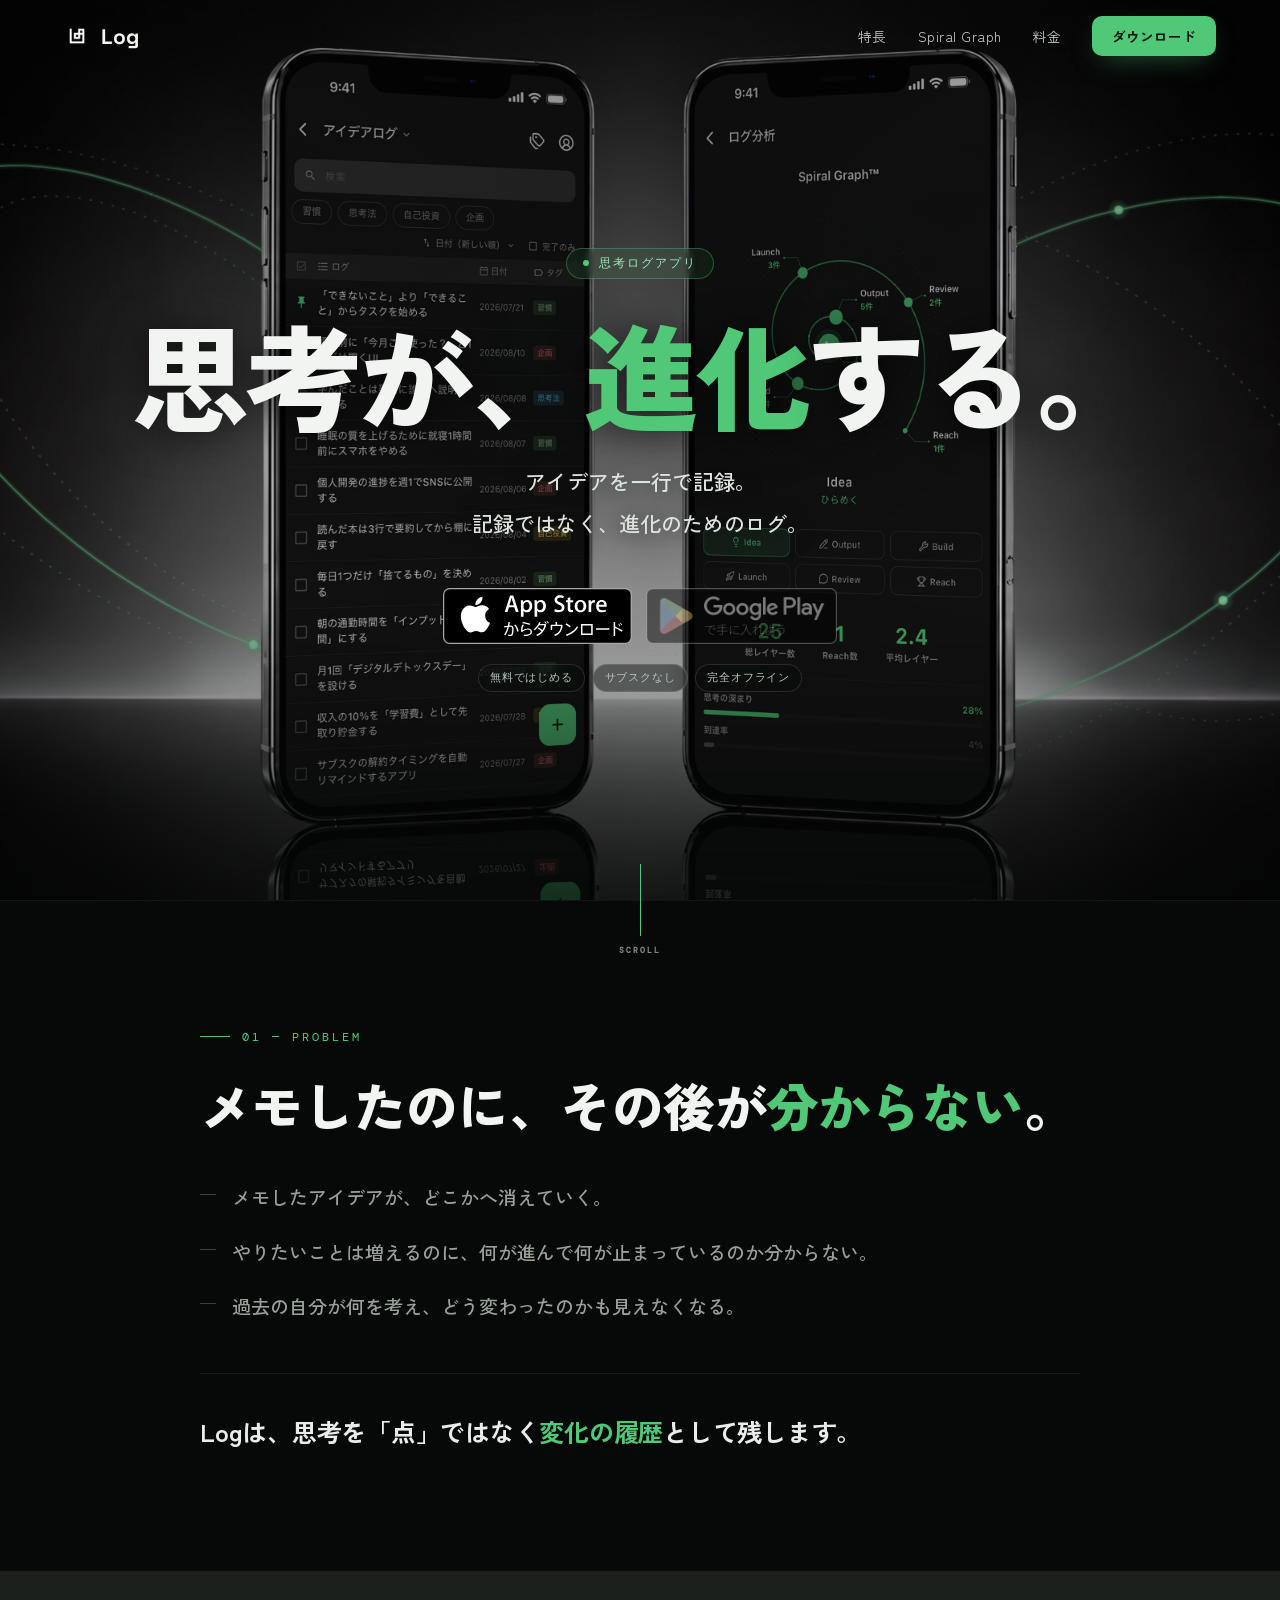
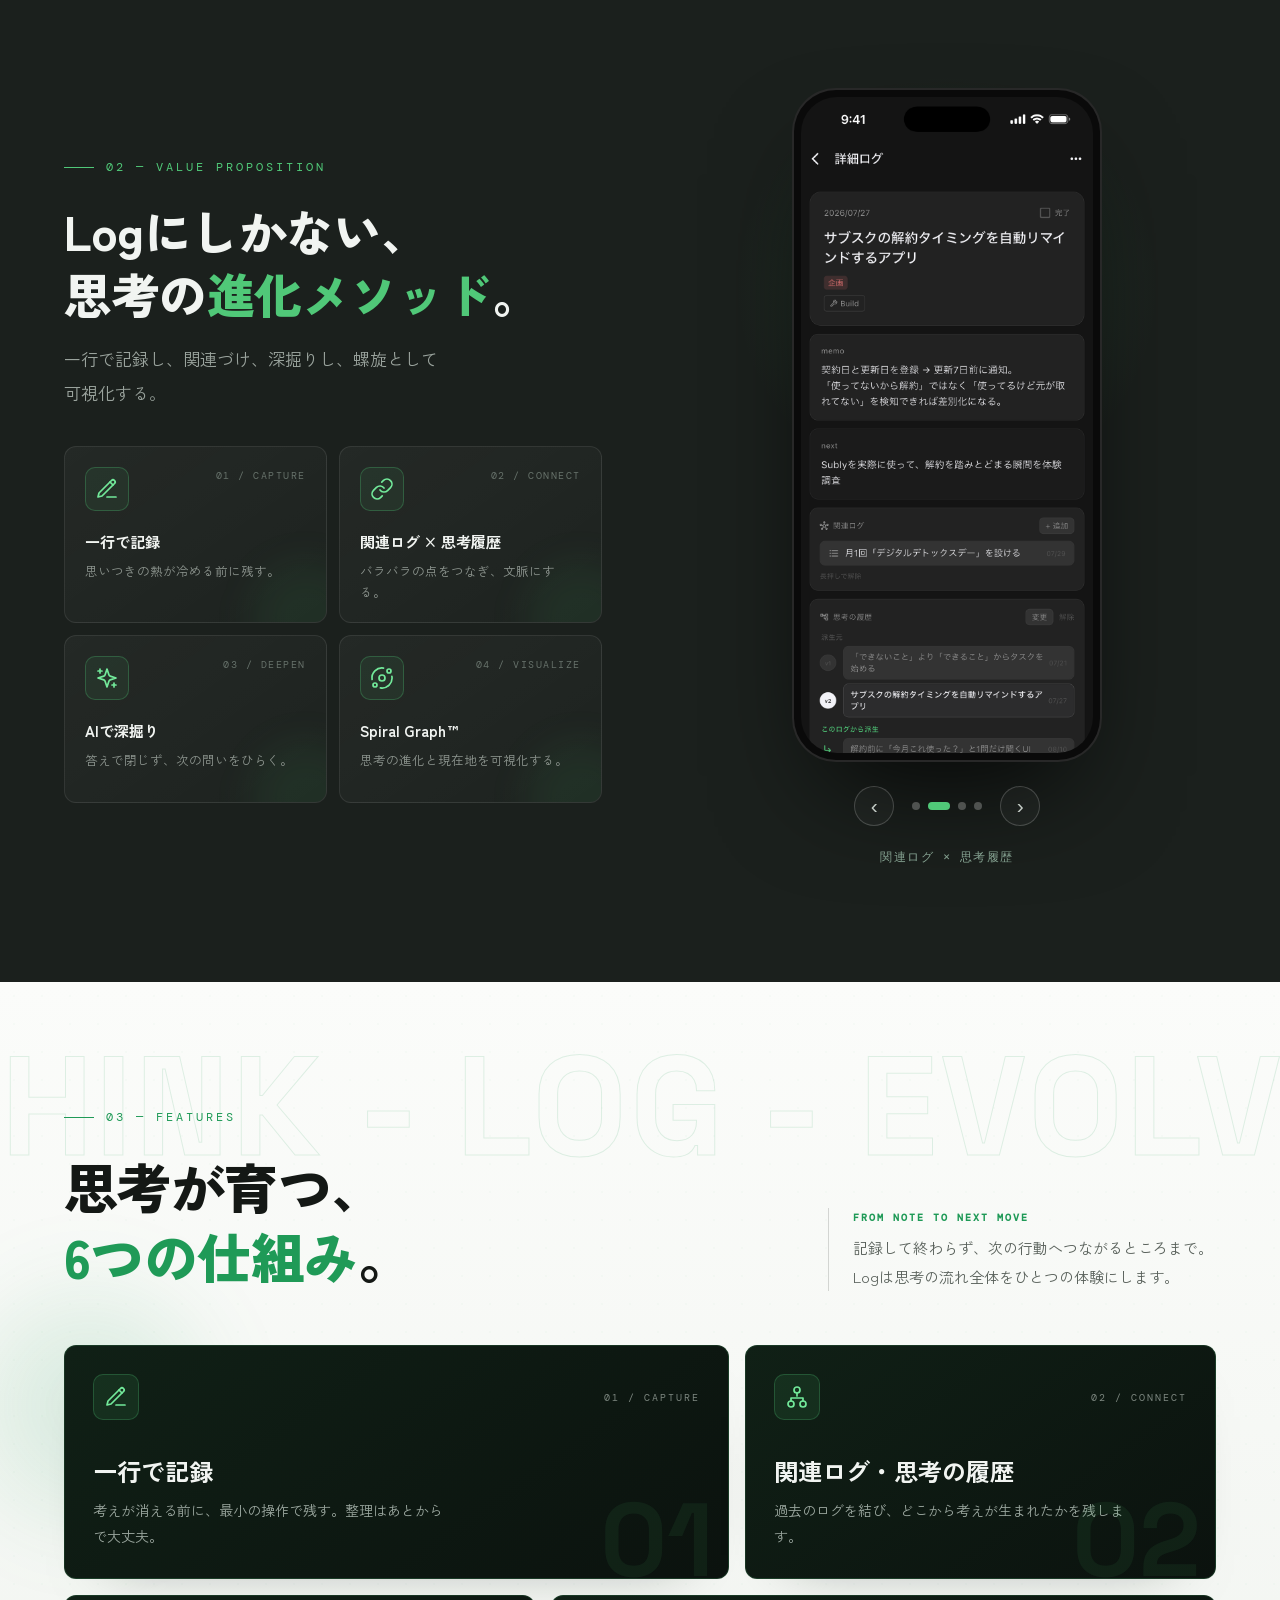
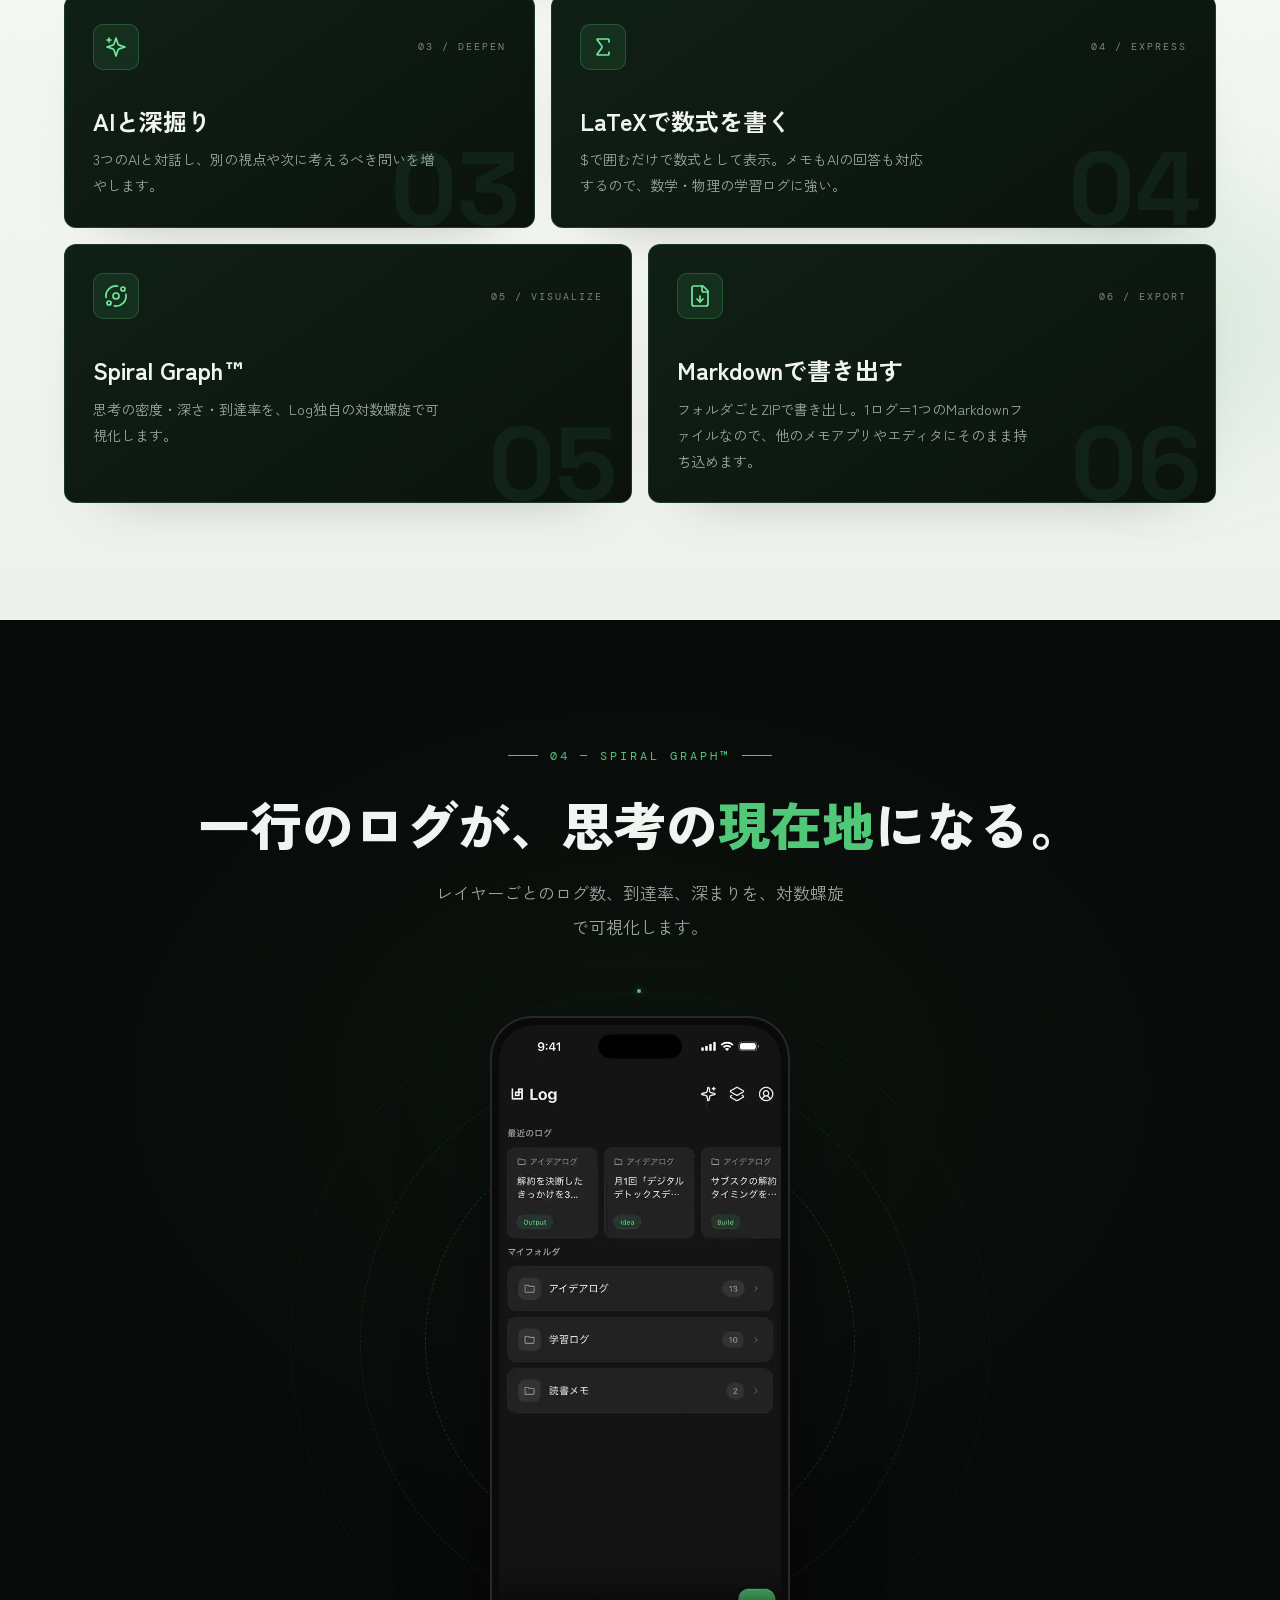
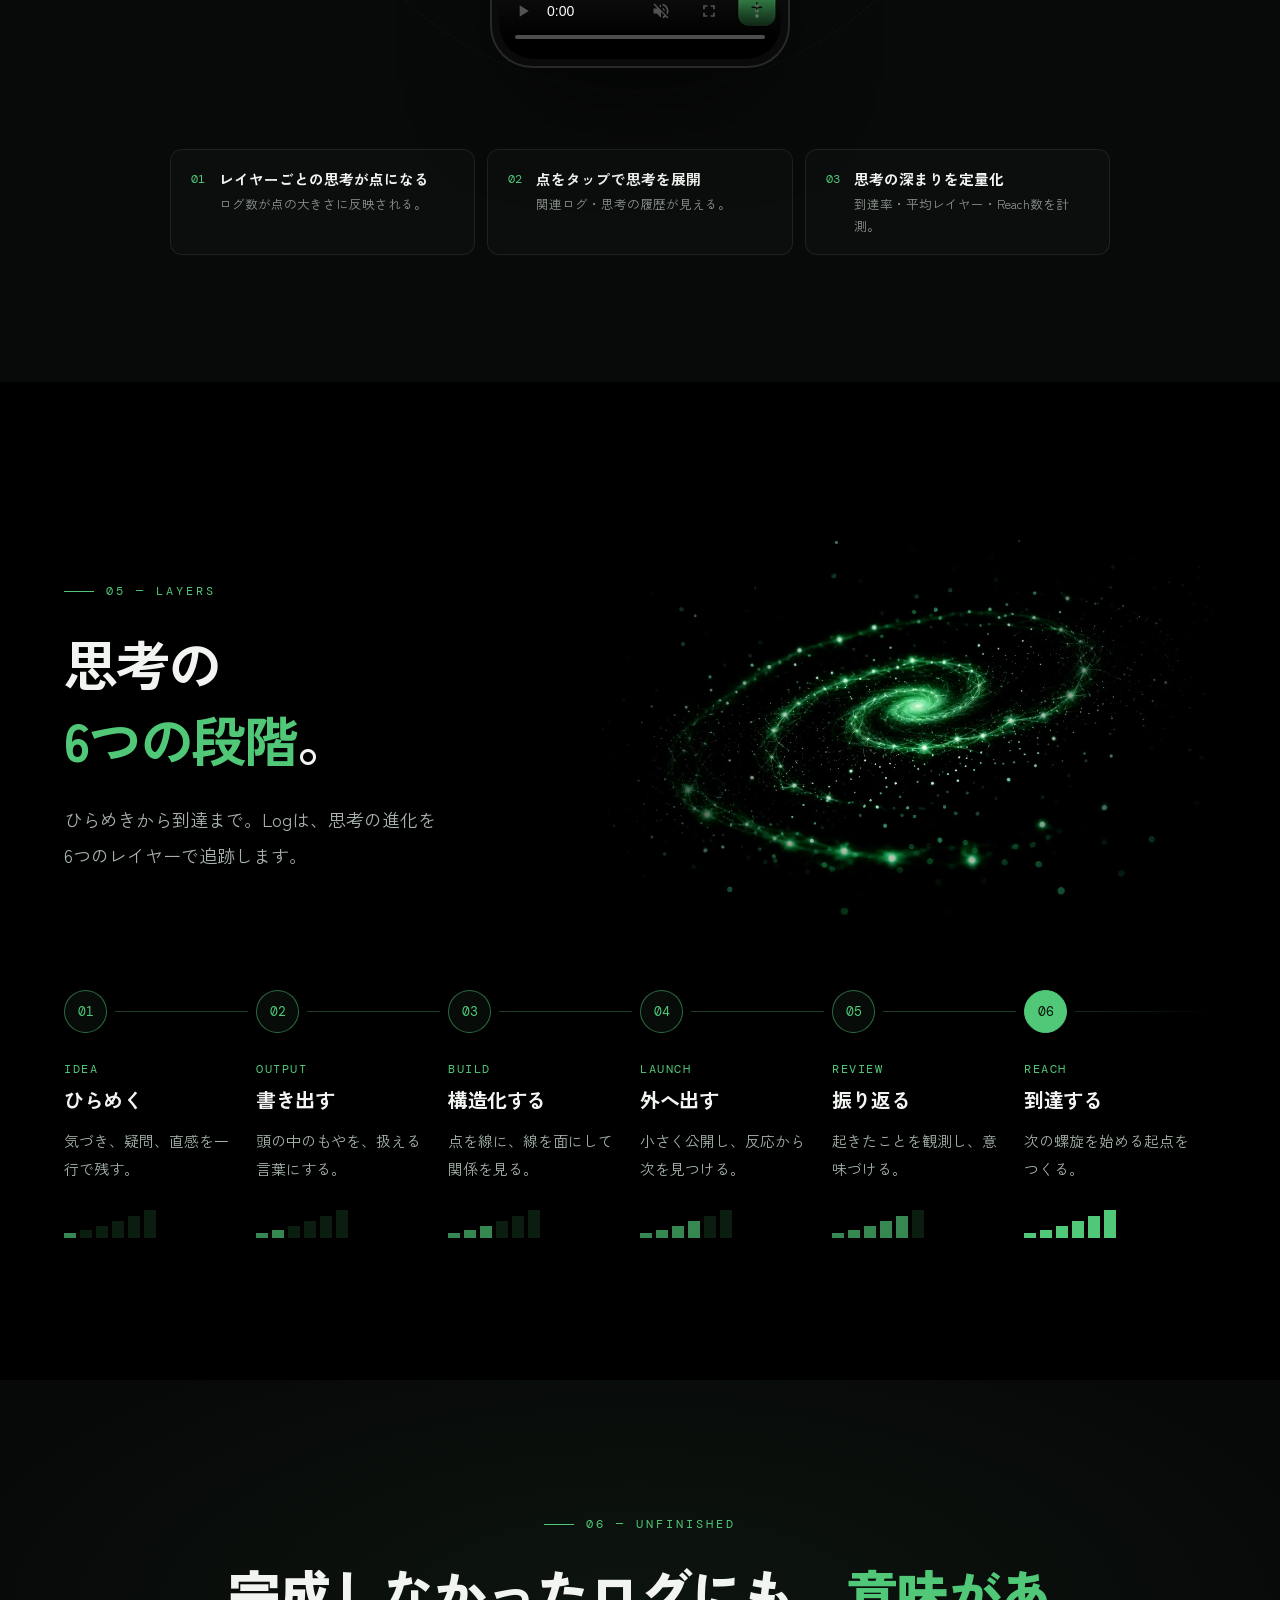
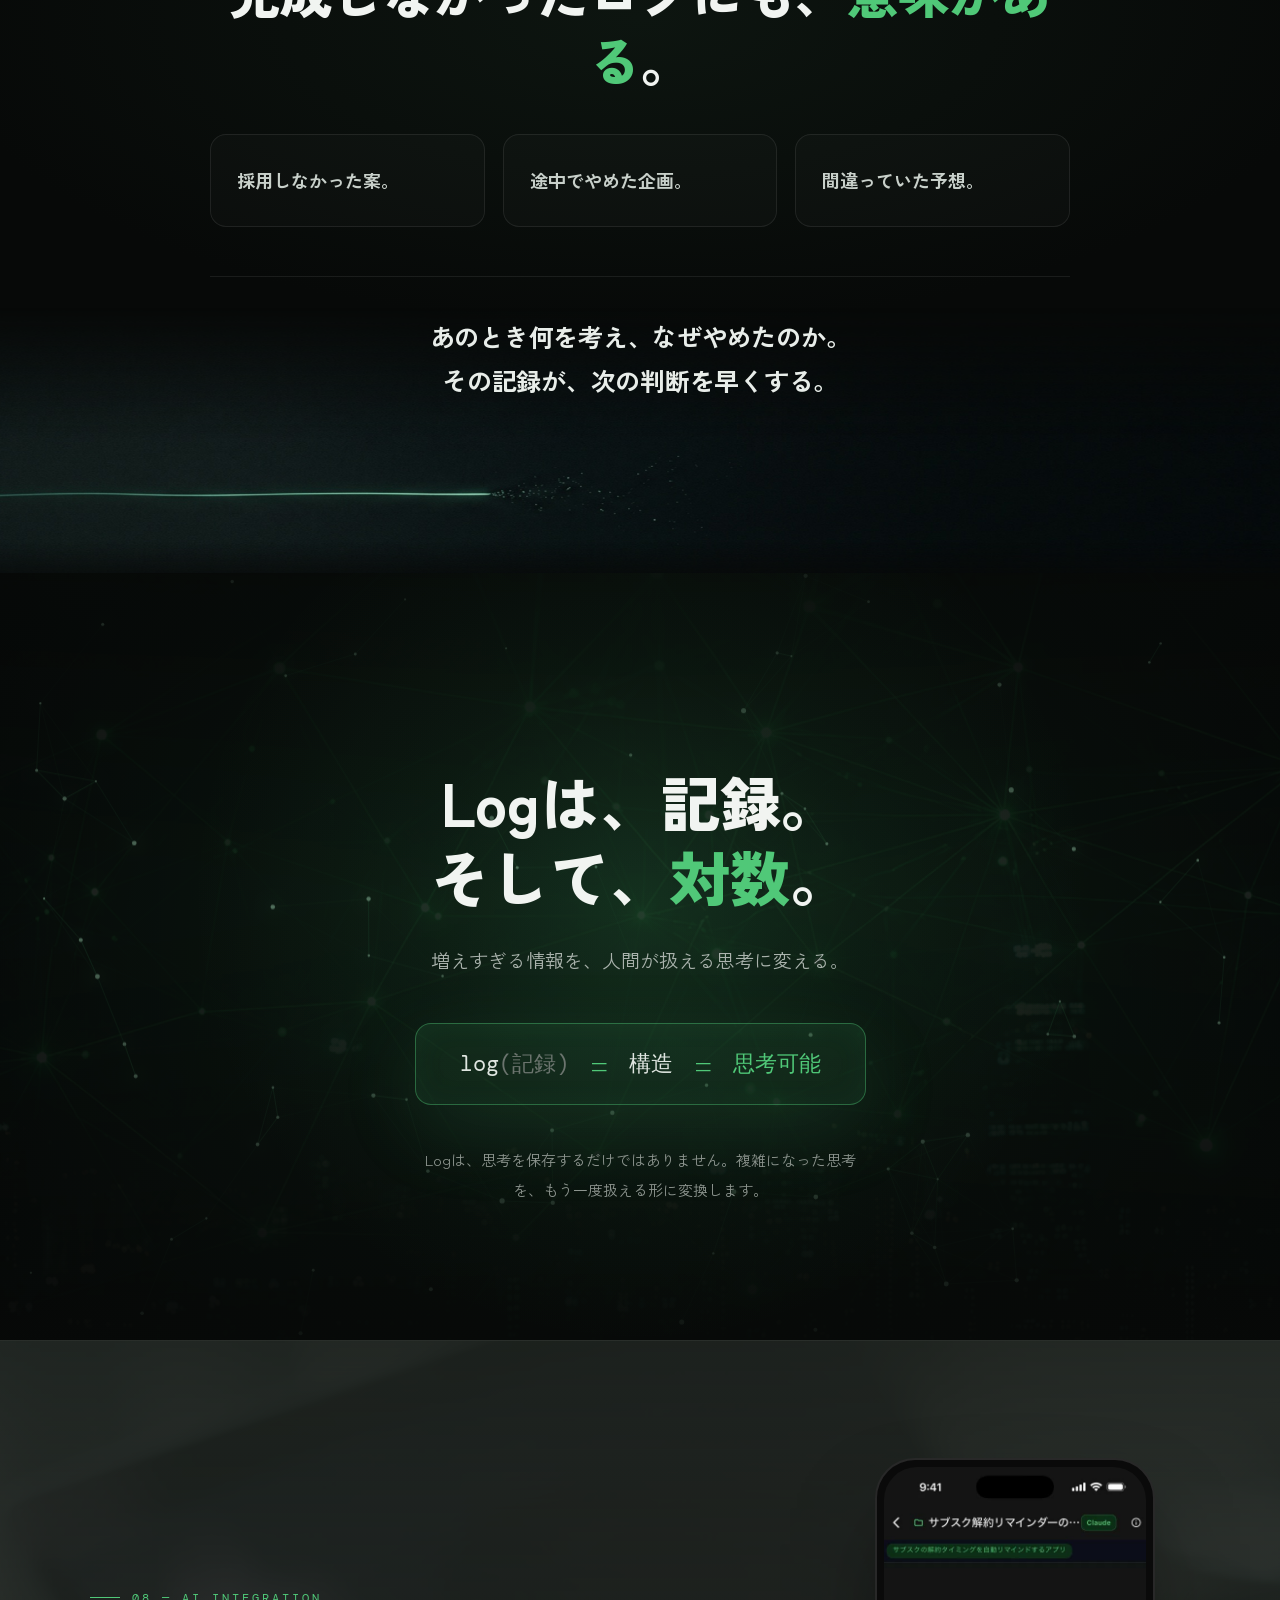
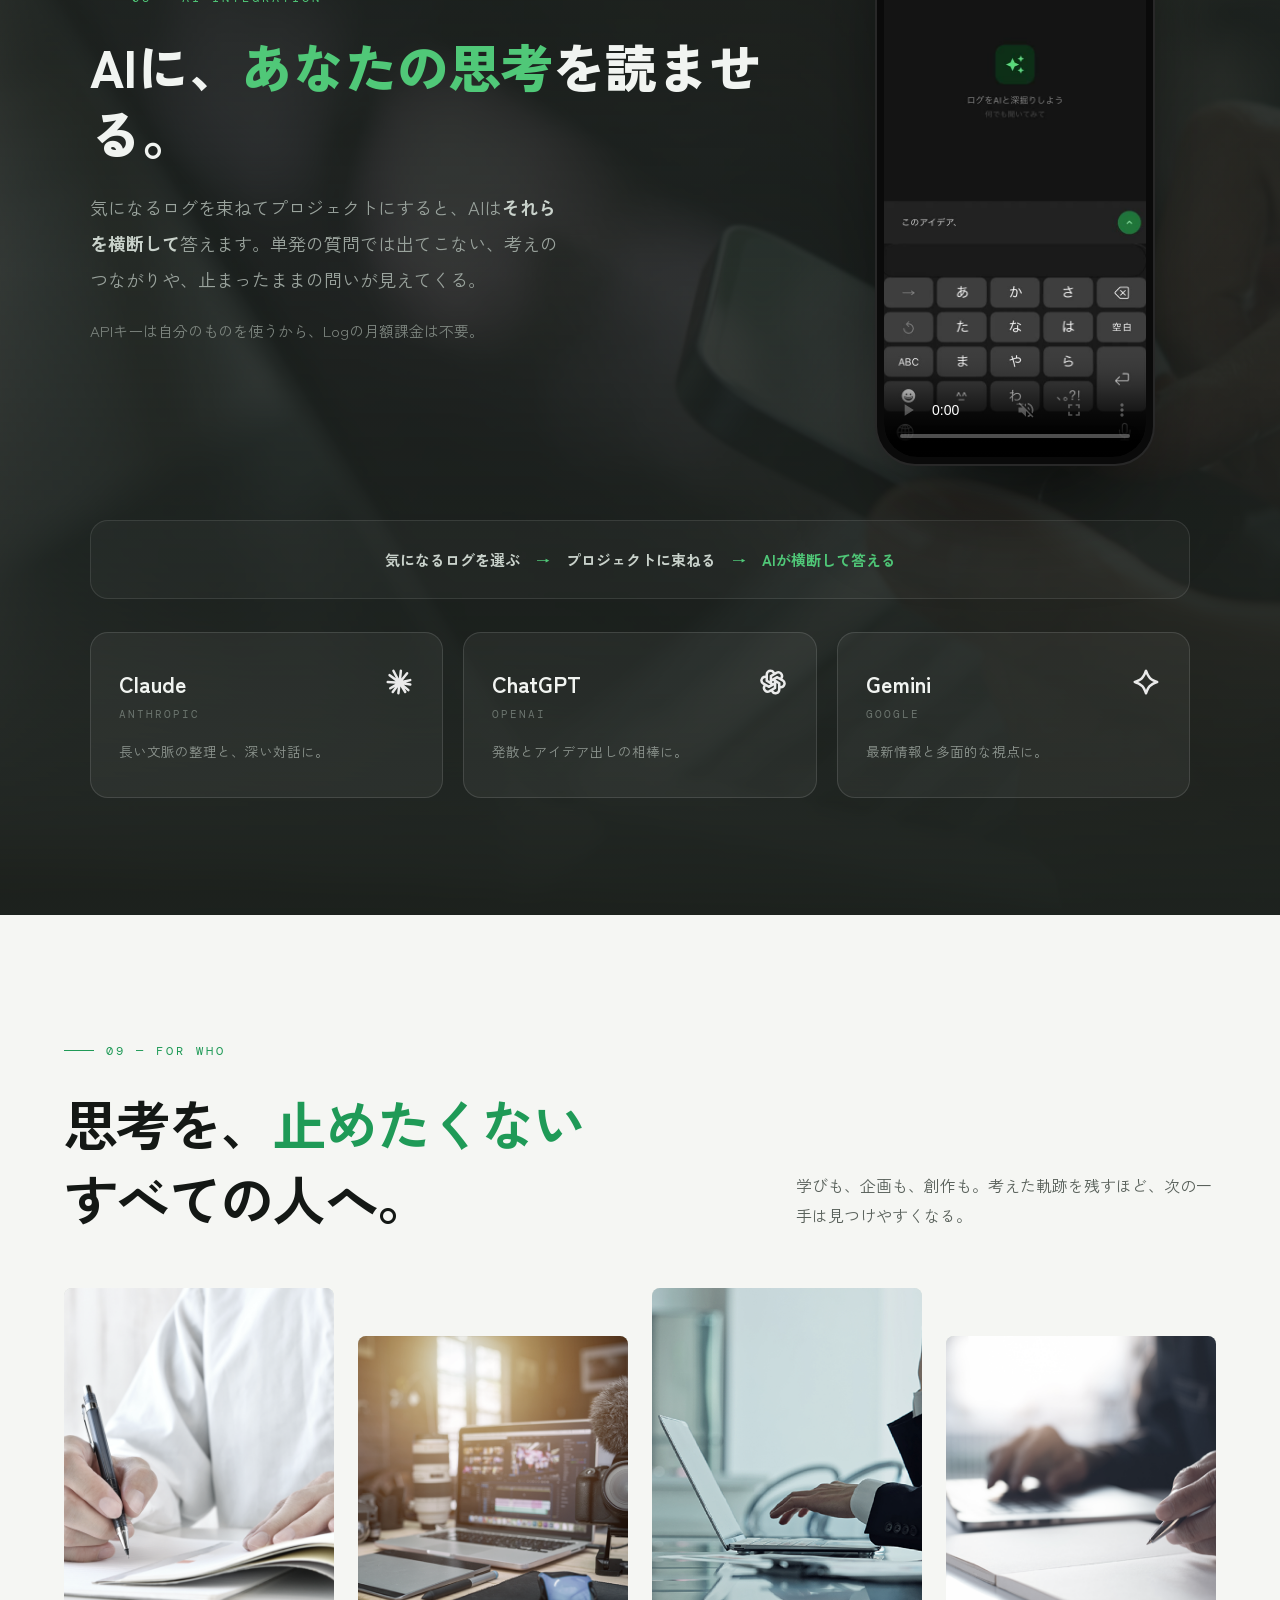
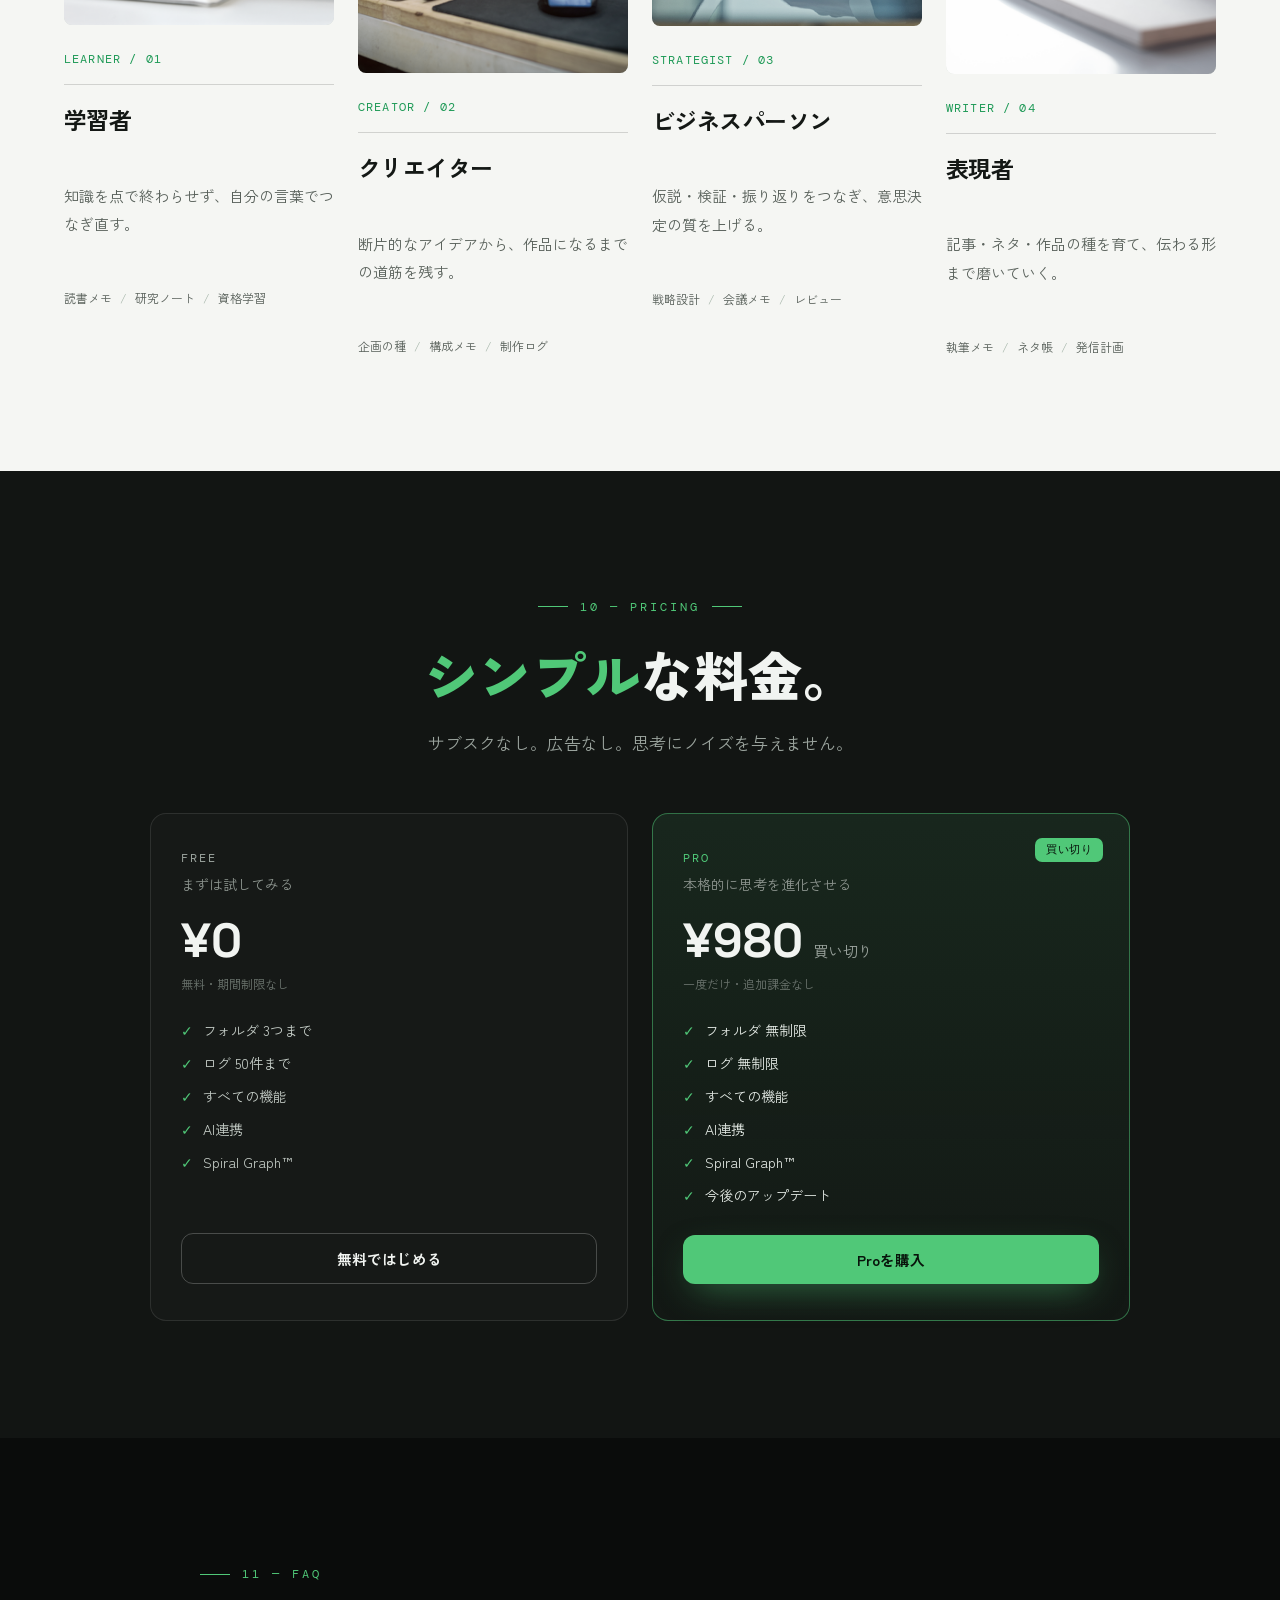
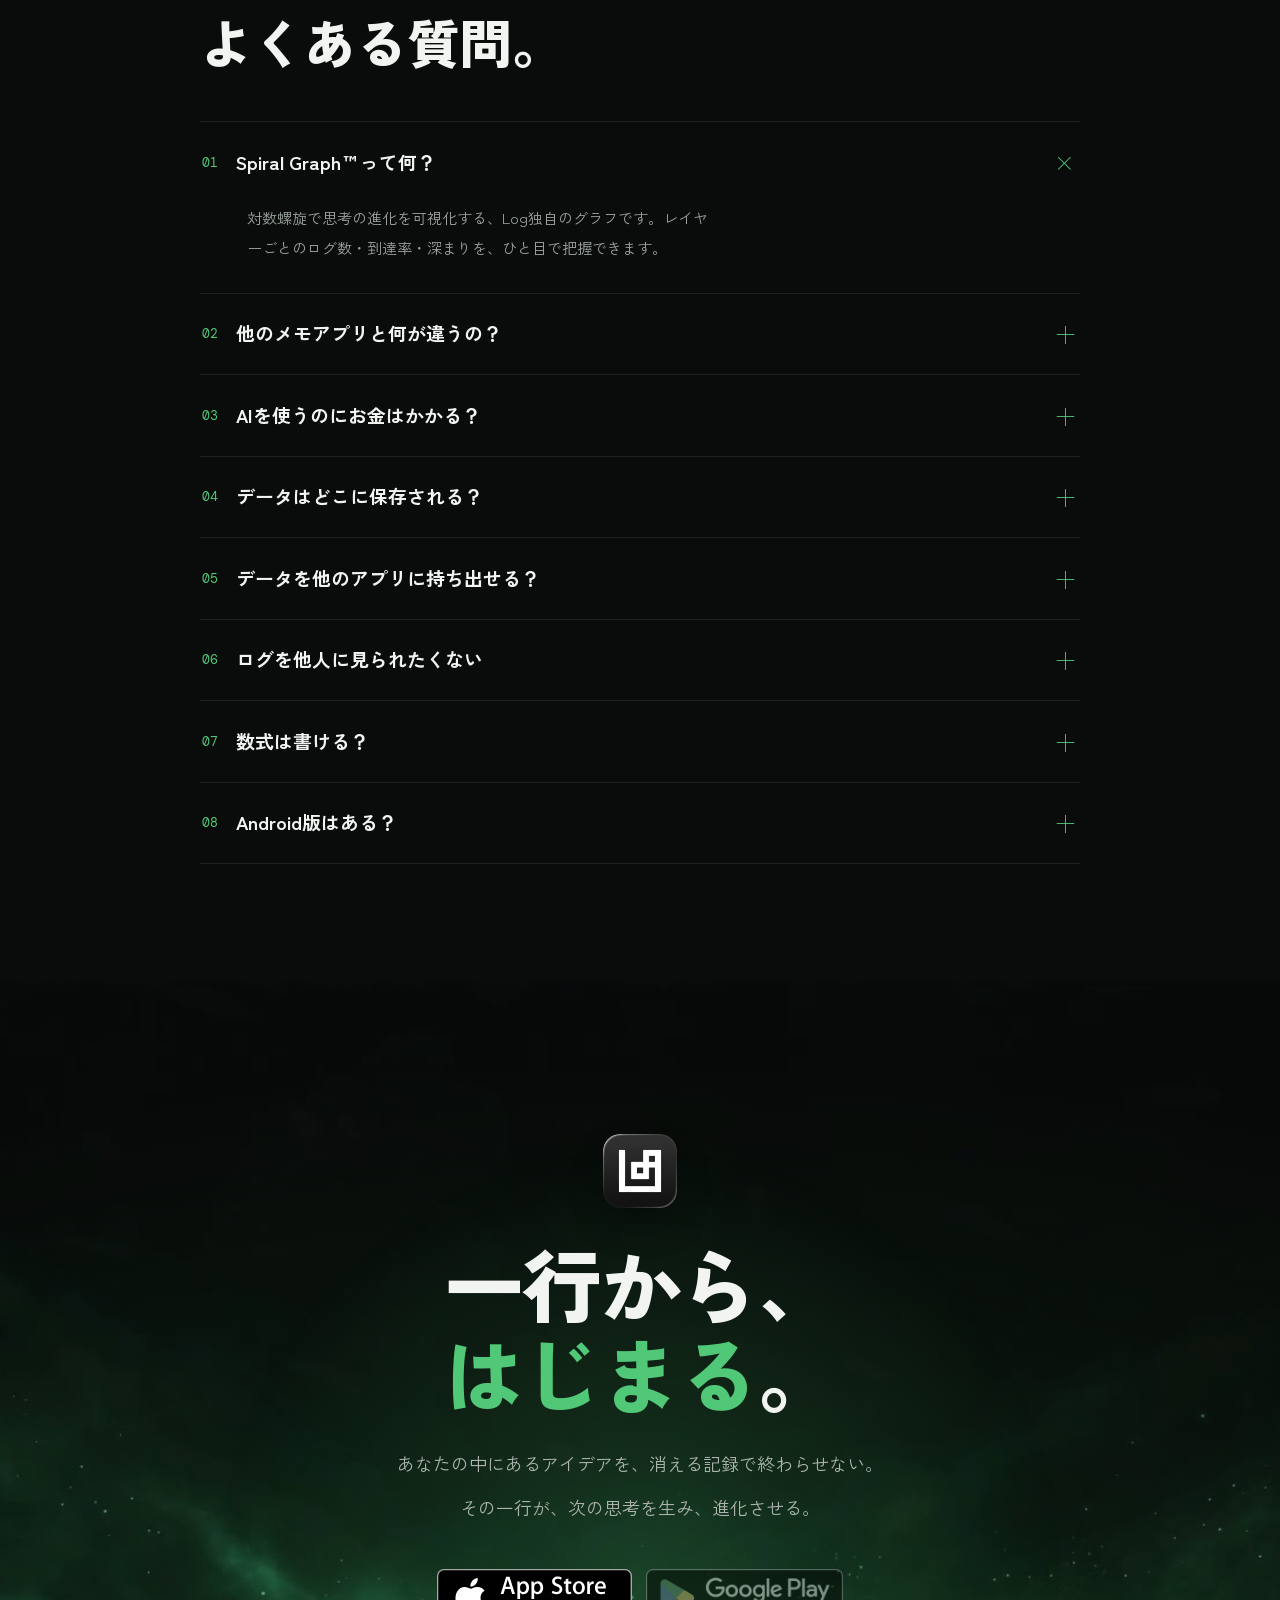
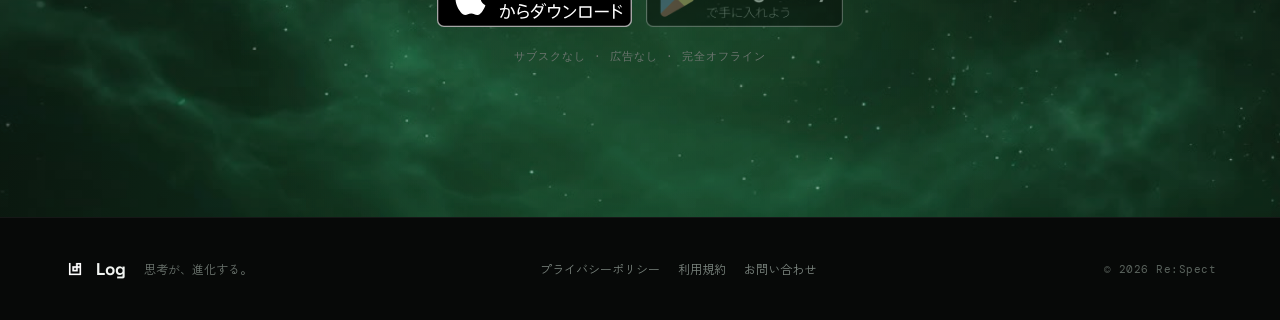
<file: index.html>
<!DOCTYPE html>
<html lang="ja">
<head>
<meta charset="utf-8">
<meta name="viewport" content="width=device-width, initial-scale=1">
<title>Log | 思考が、進化する。</title>
<meta name="description" content="Logは、一行の記録から思考を関連づけ、AIで深掘りし、Spiral Graphで進化を可視化する思考ログアプリです。">
<meta name="theme-color" content="#0a0c0b">
<meta property="og:type" content="website">
<meta property="og:site_name" content="Log">
<meta property="og:title" content="Log | 思考が、進化する。">
<meta property="og:description" content="一行の記録を、AIとSpiral Graph™で進化する思考に変える。サブスクなし・完全オフラインの思考ログアプリ。">
<meta property="og:url" content="https://respecthq.github.io/log/">
<meta property="og:image" content="https://respecthq.github.io/log/assets/og-image.jpg">
<meta property="og:image:width" content="1200">
<meta property="og:image:height" content="630">
<meta property="og:locale" content="ja_JP">
<meta name="twitter:card" content="summary_large_image">
<meta name="twitter:title" content="Log | 思考が、進化する。">
<meta name="twitter:description" content="一行の記録を、AIとSpiral Graph™で進化する思考に変える。サブスクなし・完全オフラインの思考ログアプリ。">
<meta name="twitter:image" content="https://respecthq.github.io/log/assets/og-image.jpg">
<link rel="icon" href="assets/logo.png">
<link rel="preconnect" href="https://fonts.googleapis.com">
<link rel="preconnect" href="https://fonts.gstatic.com" crossorigin>
<link href="https://fonts.googleapis.com/css2?family=Zen+Kaku+Gothic+New:wght@400;500;700;900&family=DM+Mono:wght@400;500&family=Space+Grotesk:wght@500;600;700&display=swap" rel="stylesheet">
<style>
  *{box-sizing:border-box}
  html{scroll-behavior:smooth;-webkit-text-size-adjust:100%}
  body{margin:0;background:#0a0c0b;color:#f1f4f1;font-family:'Zen Kaku Gothic New',system-ui,sans-serif;overflow-x:hidden;-webkit-font-smoothing:antialiased}
  img,video{display:block;max-width:100%}
  ::selection{background:rgba(80,200,120,.3);color:#fff}
  a,button{-webkit-tap-highlight-color:transparent}
  a:focus-visible,button:focus-visible{outline:2px solid #7df0a3;outline-offset:4px}
  .lp-scroll-progress{position:fixed;z-index:160;top:0;left:0;width:100%;height:2px;background:linear-gradient(90deg,#50c878,#8af0ad);box-shadow:0 0 18px rgba(80,200,120,.65);transform:scaleX(0);transform-origin:left center;pointer-events:none}
  [data-scroll-section]{isolation:isolate}
  [data-parallax]{will-change:transform}
  [data-reveal].lp-reveal-label>span:first-child,[data-reveal].lp-reveal-label--center>span:last-child{transform:scaleX(0);transform-origin:left center;opacity:.25;transition:transform .85s cubic-bezier(.16,.84,.44,1),opacity .7s ease}
  [data-reveal].lp-reveal-label--center>span:last-child{transform-origin:right center}
  [data-reveal].lp-reveal-label.is-revealed>span:first-child,[data-reveal].lp-reveal-label--center.is-revealed>span:last-child{transform:scaleX(1);opacity:1}
  .lp-scroll-bridge{position:relative;z-index:5;height:0;pointer-events:none}
  .lp-scroll-cue{position:absolute;left:50%;top:-36px;display:flex;flex-direction:column;align-items:center;gap:9px;transform:translateX(-50%);font-family:'DM Mono',monospace;font-size:8px;letter-spacing:2px;color:#7f8b84}
  .lp-scroll-cue span{position:relative;width:1px;height:72px;overflow:hidden;background:linear-gradient(180deg,rgba(255,255,255,.16),rgba(80,200,120,.38))}
  .lp-scroll-cue span::after{content:'';position:absolute;inset:0;background:#50c878;animation:lp-scroll-line 2.2s cubic-bezier(.16,.84,.44,1) infinite}
  .lp-footer-links{display:flex;align-items:center;gap:18px;flex-wrap:wrap}
  .lp-footer-links a{font-size:12px;color:#7b857f;text-decoration:none;transition:color .25s}
  .lp-footer-links a:hover{color:#72e99a}
  .lp-mobile-break{display:none}
  .lp-hero-title{text-wrap:balance}
  .lp-hero-proof{display:flex;gap:8px;justify-content:center;flex-wrap:wrap;margin-top:2px}
  .lp-hero-proof span{display:inline-flex;align-items:center;min-height:28px;padding:6px 11px;border:1px solid rgba(255,255,255,.12);border-radius:999px;background:rgba(8,14,10,.45);backdrop-filter:blur(10px);font-family:'DM Mono',monospace;font-size:10.5px;letter-spacing:.8px;color:#b7c4bd}
  .lp-hero-video-wrap{position:absolute;inset:-3%;overflow:hidden}
  .lp-hero-video-wrap video{width:100%;height:100%;object-fit:cover}
  .lp-hero-phone{position:absolute;top:50%;width:clamp(210px,17vw,264px);aspect-ratio:900/1956;border-radius:34px;background:#0a0a0a;border:2px solid rgba(255,255,255,.13);box-shadow:0 60px 120px -40px rgba(0,0,0,.9),0 0 0 1px rgba(0,0,0,.6);padding:6px;pointer-events:none;will-change:transform}
  .lp-hero-phone>div{width:100%;height:100%;border-radius:28px;overflow:hidden;background-size:cover;background-position:top center}
  .lp-hero-phone--left{left:clamp(16px,7vw,120px);transform:translateY(-50%) perspective(1200px) rotateY(16deg) rotateZ(-4deg);animation:lp-float 9s ease-in-out infinite}
  .lp-hero-phone--right{right:clamp(16px,7vw,120px);transform:translateY(-50%) perspective(1200px) rotateY(-16deg) rotateZ(4deg);animation:lp-float 9s ease-in-out 1.4s infinite}
  .lp-hero-phone::after{content:'';position:absolute;inset:6px;border-radius:28px;background:linear-gradient(155deg,rgba(255,255,255,.14),rgba(255,255,255,0) 34%);pointer-events:none}
  .lp-lucide{width:24px;height:24px;fill:none;stroke:currentColor;stroke-width:1.7;stroke-linecap:round;stroke-linejoin:round}
  .lp-value-cards{display:grid;grid-template-columns:repeat(2,1fr);gap:12px}
  .lp-value-card{position:relative;min-height:168px;padding:20px;border:1px solid rgba(255,255,255,.09);border-radius:12px;background:linear-gradient(145deg,rgba(255,255,255,.045),rgba(255,255,255,.012));overflow:hidden;transition:transform .35s,border-color .35s,background .35s}
  .lp-value-card::after{content:'';position:absolute;right:-35px;bottom:-50px;width:110px;height:110px;border-radius:50%;background:rgba(80,200,120,.08);filter:blur(18px);transition:transform .35s}
  .lp-value-card:hover{transform:translateY(-4px);border-color:rgba(80,200,120,.42);background:linear-gradient(145deg,rgba(80,200,120,.09),rgba(255,255,255,.015))}
  .lp-value-card:hover::after{transform:scale(1.35)}
  .lp-icon-shell{position:relative;z-index:1;width:44px;height:44px;display:grid;place-items:center;margin-bottom:20px;border:1px solid rgba(80,200,120,.28);border-radius:10px;background:rgba(80,200,120,.08);color:#72e99a}
  .lp-value-meta{position:absolute;top:22px;right:20px;font-family:'DM Mono',monospace;font-size:10px;letter-spacing:1.5px;color:#66716a}
  .lp-value-card strong{position:relative;z-index:1;display:block;margin-bottom:7px;font-size:15px;line-height:1.45}
  .lp-value-card p{position:relative;z-index:1;margin:0;font-size:12.5px;line-height:1.7;color:#8d958f}
  .lp-carousel-phone{position:relative;width:min(310px,74vw);aspect-ratio:900/1956;border-radius:44px;background:#0a0a0a;border:2px solid rgba(255,255,255,.12);box-shadow:0 50px 110px -36px rgba(0,0,0,.85);padding:7px;touch-action:pan-y}
  .lp-carousel-mask{width:100%;height:100%;border-radius:36px;overflow:hidden}
  .lp-carousel-track{display:flex;height:100%;transition:transform .55s cubic-bezier(.16,.84,.44,1)}
  .lp-carousel-track>div{flex:0 0 100%;height:100%;background-size:cover;background-position:top center}
  .lp-carousel-btn{width:40px;height:40px;border-radius:50%;border:1px solid rgba(255,255,255,.18);background:rgba(255,255,255,.03);color:#c4ccc6;cursor:pointer;font-size:21px;line-height:1;display:grid;place-items:center;transition:border-color .25s,color .25s}
  .lp-carousel-btn:hover{border-color:#50c878;color:#50c878}
  .lp-carousel-dot{width:8px;height:8px;border-radius:50%;background:rgba(255,255,255,.25);border:none;cursor:pointer;padding:0;transition:all .3s}
  .lp-carousel-dot.is-active{width:22px;border-radius:5px;background:#50c878}
  #features{background:linear-gradient(180deg,#fbfcfa 0%,#edf1ec 100%) !important;overflow:hidden}
  .lp-features-intro{display:grid;grid-template-columns:minmax(0,1.15fr) minmax(280px,.65fr);gap:clamp(30px,6vw,90px);align-items:end;margin-bottom:clamp(44px,6vh,72px)}
  .lp-feature-promise{padding-left:24px;border-left:1px solid rgba(20,24,21,.16);font-size:15px;line-height:1.9;color:#59615b}
  .lp-feature-promise b{display:block;margin-bottom:7px;font-family:'DM Mono',monospace;font-size:10px;letter-spacing:2px;color:#1f9a57}
  /* HERO背景は3層。照明と軌道だけをゆっくり明滅させる。
     transform は data-parallax のJSが毎フレーム上書きするので、CSSでは触らない */
  .lp-hero-layer{position:absolute;inset:-3%;background-size:cover;background-position:center;pointer-events:none}
  .lp-hero-light{background-image:url('assets/hero-light.jpg');animation:lp-hero-breathe 7.5s ease-in-out infinite}
  svg.lp-hero-orbits{position:absolute;inset:0;width:100%;height:100%;display:block}
  .lp-hero-devices{position:absolute;inset:0;background-image:url('assets/hero-devices.webp');background-size:cover;background-position:center;animation:lp-hero-float 9s ease-in-out infinite}
  @keyframes lp-hero-breathe{0%,100%{opacity:.9;filter:brightness(1)}50%{opacity:1;filter:brightness(1.16)}}
  @keyframes lp-hero-float{0%,100%{transform:translate3d(0,0,0)}50%{transform:translate3d(0,-13px,0)}}
  @media (prefers-reduced-motion:reduce){
    .lp-hero-light,.lp-hero-devices{animation:none}
  }
  /* スマホは背景がcoverで拡大され、端末のUIの上に見出しが乗るのでスクリムを濃くする */
  @media (max-width:700px){
    #hero .lp-hero-scrim{background:linear-gradient(180deg,rgba(5,7,6,.66) 0%,rgba(5,7,6,.48) 30%,rgba(5,7,6,.56) 62%,rgba(5,7,6,.9) 100%) !important}
  }
  .lp-feature-grid{display:grid;grid-template-columns:repeat(12,1fr);gap:16px}
  .lp-feature-card{position:relative;min-height:196px;padding:28px;border:1px solid rgba(80,200,120,.18);border-radius:12px;background:linear-gradient(145deg,#102016,#0b120e);color:#f1f4f1;box-shadow:0 24px 60px -48px rgba(10,22,14,.5);overflow:hidden;transition:transform .35s,box-shadow .35s,border-color .35s,background .35s,color .35s}
  .lp-feature-card:hover{transform:translateY(-4px);border-color:rgba(31,154,87,.35);box-shadow:0 32px 70px -44px rgba(10,22,14,.55)}
  .lp-feature-card:nth-child(1),.lp-feature-card:nth-child(4){grid-column:span 7}
  .lp-feature-card:nth-child(2),.lp-feature-card:nth-child(3){grid-column:span 5}
  .lp-feature-card:nth-child(5),.lp-feature-card:nth-child(6){grid-column:span 6}
  .lp-feature-card:hover{border-color:rgba(80,200,120,.5)}
  .lp-feature-top{display:flex;align-items:center;justify-content:space-between;gap:18px;margin-bottom:34px}
  .lp-feature-icon{width:46px;height:46px;display:grid;place-items:center;border:1px solid rgba(80,200,120,.25);border-radius:10px;background:rgba(80,200,120,.1);color:#72e99a;transition:border-color .35s,background .35s,color .35s}
  .lp-feature-card:hover .lp-feature-icon{border-color:rgba(80,200,120,.55);background:rgba(80,200,120,.2);color:#8af0ad}
  .lp-feature-index{font-family:'DM Mono',monospace;font-size:10px;letter-spacing:2px;color:#7c867f}
  .lp-feature-card h3{margin:0 0 10px;font-size:clamp(19px,2vw,24px);line-height:1.4;color:#f1f4f1;transition:color .35s}
  .lp-feature-card:hover h3{color:#ffffff}
  .lp-feature-card p{max-width:44ch;margin:0;font-size:14px;line-height:1.85;color:#9ca8a0;transition:color .35s}
  .lp-feature-card:hover p{color:#c6d0c9}
  .lp-feature-card:hover .lp-feature-index{color:#9fb0a6}
  .lp-feature-demo{display:flex;align-items:center;gap:10px;margin-top:24px;padding:13px 15px;border:1px solid rgba(80,200,120,.18);border-radius:9px;background:rgba(80,200,120,.06);font-family:'DM Mono',monospace;font-size:11px;color:#9ad9ae}
  .lp-feature-demo i{width:7px;height:7px;border-radius:50%;background:#50c878;box-shadow:0 0 16px #50c878}
  .lp-feature-chips{display:flex;gap:7px;flex-wrap:wrap;margin-top:24px}
  .lp-feature-chips span{padding:7px 10px;border:1px solid rgba(31,154,87,.16);border-radius:999px;background:rgba(31,154,87,.06);font-family:'DM Mono',monospace;font-size:9.5px;letter-spacing:.8px;color:#277c4c}
  .lp-layer-dots{display:flex;gap:7px;margin-top:27px}
  .lp-layer-dots span{width:28px;height:5px;border-radius:3px;background:rgba(31,154,87,.18)}
  .lp-layer-dots span:nth-child(-n+4){background:#2ba45f}
  .lp-shield-note{display:inline-flex;align-items:center;gap:8px;margin-top:24px;font-family:'DM Mono',monospace;font-size:10px;letter-spacing:1px;color:#277c4c}
  .lp-shield-note::before{content:'';width:7px;height:7px;border-radius:50%;background:#2ba45f;box-shadow:0 0 0 5px rgba(43,164,95,.1)}
  .lp-layers-showcase{display:grid;grid-template-columns:minmax(0,.78fr) minmax(400px,1.22fr);gap:clamp(20px,3vw,48px);align-items:center}
  .lp-layers-art{position:relative;min-height:clamp(380px,40vw,560px);display:flex;align-items:center;justify-content:flex-start}
  .lp-layers-art video,.lp-layers-art img{position:relative;width:min(1180px,152%);max-width:none}
  .lp-layer-track{position:relative;display:grid;grid-template-columns:repeat(6,1fr);gap:10px;margin-top:clamp(42px,6vw,70px)}
  .lp-layer-card{position:relative;min-height:170px;padding:20px 16px;border:1px solid rgba(255,255,255,.08);border-radius:10px;background:rgba(255,255,255,.025);overflow:hidden;transition:transform .3s,border-color .3s,background .3s}
  .lp-layer-card:hover{transform:translateY(-4px);border-color:rgba(80,200,120,.32);background:rgba(80,200,120,.045)}
  .lp-layer-card strong{display:block;margin:35px 0 7px;font-size:15px;line-height:1.35;color:#f1f4f1}
  .lp-layer-card p{margin:0;font-size:12.5px;line-height:1.7;color:#8d958f}
  .lp-layer-num{position:relative;z-index:1;display:inline-flex;align-items:center;height:28px;padding:0 9px;border:1px solid rgba(80,200,120,.3);border-radius:999px;background:#0a0c0b;font-family:'DM Mono',monospace;font-size:9.5px;letter-spacing:1px;color:#72e99a}
  .lp-ai-head{display:grid;grid-template-columns:minmax(0,1fr) minmax(260px,.52fr);gap:clamp(32px,6vw,80px);align-items:center;margin-bottom:clamp(40px,6vh,64px)}
  .lp-ai-phone{position:relative;justify-self:center;width:min(280px,68vw);aspect-ratio:900/1956;border-radius:40px;background:#0a0a0a;border:2px solid rgba(255,255,255,.12);box-shadow:0 50px 110px -36px rgba(0,0,0,.85);padding:7px;animation:lp-float 8s ease-in-out infinite}
  .lp-ai-phone>div,.lp-ai-phone>video{width:100%;height:100%;border-radius:33px;background-size:cover;background-position:top center;object-fit:cover;object-position:top center;display:block}
  #forwho{background:linear-gradient(180deg,#eeefec 0%,#dedfda 100%) !important;overflow:hidden}
  .lp-who-head{display:grid;grid-template-columns:minmax(0,1fr) minmax(280px,.6fr);gap:clamp(30px,6vw,90px);align-items:end;margin-bottom:clamp(42px,6vh,68px)}
  .lp-who-lead{font-size:15px;line-height:1.95;color:#59615b}
  .lp-who-grid{display:grid;grid-template-columns:repeat(2,1fr);gap:16px}
  .lp-who-card{position:relative;min-height:360px;border:1px solid rgba(15,24,18,.1);border-radius:12px;overflow:hidden;background:#152019;color:#fff;box-shadow:0 28px 70px -46px rgba(10,22,14,.65)}
  .lp-who-card img{position:absolute;inset:0;width:100%;height:100%;object-fit:cover;filter:saturate(.72) contrast(1.04);transition:transform .7s,filter .7s}
  .lp-who-card::after{content:'';position:absolute;inset:0;background:linear-gradient(180deg,rgba(6,10,8,.05) 18%,rgba(6,10,8,.38) 54%,rgba(6,10,8,.94) 100%)}
  .lp-who-card:hover img{transform:scale(1.035);filter:saturate(.9) contrast(1.04)}
  .lp-who-content{position:absolute;z-index:1;left:0;right:0;bottom:0;padding:28px}
  .lp-who-tag{display:inline-flex;margin-bottom:14px;padding:5px 9px;border:1px solid rgba(126,238,164,.32);border-radius:999px;background:rgba(7,18,11,.36);backdrop-filter:blur(9px);font-family:'DM Mono',monospace;font-size:9px;letter-spacing:1.5px;color:#93ecb1}
  .lp-who-content h3{margin:0 0 7px;font-size:clamp(21px,2.4vw,28px);line-height:1.35}
  .lp-who-content p{margin:0 0 17px;font-size:13.5px;line-height:1.75;color:#c4cec7}
  .lp-who-use{display:flex;gap:7px;flex-wrap:wrap}
  .lp-who-use span{padding:6px 9px;border:1px solid rgba(255,255,255,.13);border-radius:6px;background:rgba(255,255,255,.07);font-size:10.5px;color:#dce3de}
  .lp-faq-item{border-bottom:1px solid rgba(255,255,255,.09)}
  .lp-faq-q{width:100%;display:flex;align-items:center;gap:18px;background:none;border:none;cursor:pointer;padding:26px 2px;text-align:left;color:#f1f4f1;font-family:inherit}
  .lp-faq-q .lp-faq-n{font-family:'DM Mono',monospace;font-size:13px;color:#50c878;flex:none}
  .lp-faq-q .lp-faq-t{flex:1;font-size:clamp(15px,2vw,19px);font-weight:700;line-height:1.5}
  .lp-faq-q .lp-faq-sign{font-size:26px;color:#50c878;font-weight:300;flex:none;line-height:1;transition:transform .35s}
  .lp-faq-a{overflow:hidden;max-height:0;transition:max-height .5s cubic-bezier(.16,.84,.44,1)}
  .lp-faq-a>div{padding:0 2px 30px 47px;font-size:15px;line-height:2;color:#9aa39d;max-width:64ch}
  .lp-faq-item.is-open .lp-faq-sign{transform:rotate(45deg)}
  .lp-cta-video{position:absolute;inset:0;overflow:hidden;pointer-events:none}
  .lp-cta-video video{width:100%;height:100%;object-fit:cover;opacity:.6;mix-blend-mode:screen}
  .lp-spiral-stage{position:relative;display:flex;justify-content:center;padding:clamp(10px,2vh,26px) 0}
  .lp-orbit{position:absolute;top:50%;left:50%;transform:translate(-50%,-50%);border:1px dashed rgba(80,200,120,.22);border-radius:50%;pointer-events:none}
  .lp-orbit--1{width:min(430px,86vw);aspect-ratio:1;animation:lp-orbit-spin 26s linear infinite}
  .lp-orbit--2{width:min(560px,102vw);aspect-ratio:1;border-color:rgba(80,200,120,.14);animation:lp-orbit-spin 40s linear infinite reverse}
  .lp-orbit--3{width:min(700px,120vw);aspect-ratio:1;border-color:rgba(80,200,120,.08);animation:lp-orbit-spin 58s linear infinite}
  .lp-orbit i{position:absolute;top:-4px;left:50%;width:7px;height:7px;margin-left:-3.5px;border-radius:50%;background:#50c878;box-shadow:0 0 14px #50c878}
  .lp-orbit--2 i{width:5px;height:5px;background:#8af0ad;box-shadow:0 0 10px #50c878}
  .lp-orbit--3 i{width:4px;height:4px;background:rgba(138,240,173,.75);box-shadow:0 0 8px rgba(80,200,120,.8)}
  .lp-spiral-chip{position:absolute;top:50%;z-index:3;padding:9px 13px;border:1px solid rgba(80,200,120,.3);border-radius:999px;background:rgba(8,14,10,.72);backdrop-filter:blur(8px);font-family:'DM Mono',monospace;font-size:10.5px;letter-spacing:1px;color:#9aebb6;white-space:nowrap}
  .lp-spiral-chip--left{left:clamp(0px,12vw,190px);transform:translateY(-190%);animation:lp-float-simple 7s ease-in-out infinite}
  .lp-spiral-chip--right{right:clamp(0px,12vw,190px);transform:translateY(90%);animation:lp-float-simple 7s ease-in-out 1.2s infinite}
  .lp-spiral-stats{display:flex;justify-content:center;gap:clamp(14px,3vw,28px);flex-wrap:wrap;margin:clamp(40px,6vh,60px) 0 clamp(30px,4vh,44px)}
  .lp-spiral-stat{min-width:170px;padding:22px 26px;border:1px solid rgba(80,200,120,.2);border-radius:14px;background:linear-gradient(160deg,rgba(80,200,120,.08),rgba(255,255,255,.015))}
  .lp-spiral-stat b{display:block;font-family:'Space Grotesk',sans-serif;font-size:clamp(34px,4vw,44px);font-weight:700;line-height:1.1;color:#8af0ad;margin-bottom:6px}
  .lp-spiral-stat b i{font-style:normal;font-size:.55em;margin-left:2px;color:#50c878}
  .lp-spiral-stat>span{font-family:'DM Mono',monospace;font-size:10.5px;letter-spacing:1.5px;color:#86a392}
  .lp-spiral-steps{display:grid;grid-template-columns:repeat(3,1fr);gap:12px;max-width:940px;margin:0 auto;text-align:left}
  .lp-spiral-step{display:flex;gap:14px;align-items:flex-start;padding:18px 20px;border:1px solid rgba(255,255,255,.08);border-radius:12px;background:rgba(255,255,255,.02);transition:border-color .3s,background .3s}
  .lp-spiral-step:hover{border-color:rgba(80,200,120,.32);background:rgba(80,200,120,.05)}
  .lp-spiral-step>span{flex:none;font-family:'DM Mono',monospace;font-size:12px;color:#50c878;padding-top:3px}
  .lp-spiral-step b{display:block;font-size:14.5px;line-height:1.5;margin-bottom:4px}
  .lp-spiral-step p{margin:0;font-size:12.5px;line-height:1.7;color:#8d958f}
  #features .lp-ghost{position:absolute;left:50%;top:clamp(30px,6vh,70px);transform:translateX(-50%);z-index:0;font-family:'Space Grotesk',sans-serif;font-weight:700;font-size:clamp(70px,11vw,168px);letter-spacing:.02em;line-height:1;color:transparent;-webkit-text-stroke:1px rgba(31,154,87,.13);white-space:nowrap;pointer-events:none;user-select:none}
  .lp-orb{position:absolute;border-radius:50%;filter:blur(30px);pointer-events:none}
  .lp-feature-card{z-index:1}
  .lp-feature-card::before{content:attr(data-num);position:absolute;right:14px;bottom:-14px;z-index:0;font-family:'Space Grotesk',sans-serif;font-size:104px;font-weight:700;line-height:1;color:rgba(80,200,120,.08);pointer-events:none;user-select:none;transition:color .35s}
  .lp-feature-card:hover::before{color:rgba(80,200,120,.16)}
  .lp-feature-card:hover::before{color:rgba(80,200,120,.16)}
  .lp-feature-card::after{content:'';position:absolute;top:0;left:0;right:0;height:3px;background:linear-gradient(90deg,rgba(31,154,87,0),rgba(31,154,87,.55),rgba(31,154,87,0));opacity:0;transition:opacity .35s}
  .lp-feature-card:hover::after{opacity:1}
  .lp-features-strip{display:flex;align-items:center;justify-content:center;gap:14px;flex-wrap:wrap;margin-top:clamp(40px,6vh,60px);font-family:'DM Mono',monospace;font-size:10.5px;letter-spacing:2px;color:#59615b}
  .lp-features-strip b{color:#1f9a57;font-weight:500}
  .lp-features-strip i{font-style:normal;color:rgba(20,24,21,.35)}
  @keyframes lp-orbit-spin{to{transform:translate(-50%,-50%) rotate(360deg)}}
  @media (max-width:960px){.lp-hero-phone{display:none}.lp-ai-head{grid-template-columns:1fr}.lp-ai-phone{order:2;margin-top:10px}.lp-spiral-chip{display:none}.lp-spiral-steps{grid-template-columns:1fr}}
  @media (max-width:720px){
    [data-nav]{padding:14px 18px !important;background:rgba(9,11,10,.72) !important;backdrop-filter:blur(16px) !important;-webkit-backdrop-filter:blur(16px) !important;border-bottom-color:rgba(255,255,255,.08) !important}
    [data-nav] > div{gap:10px !important}
    [data-nav] > div a:not(:last-child){display:none !important}
    [data-nav] > div a:last-child{padding:10px 14px !important;border-radius:8px !important;font-size:12px !important;line-height:1.15 !important;text-align:center !important;box-shadow:0 10px 24px -14px rgba(80,200,120,.9) !important}
    #hero{min-height:100svh !important;padding:116px 20px 72px !important}
    #hero::after{content:'';position:absolute;left:0;right:0;bottom:0;z-index:0;height:36%;background:linear-gradient(180deg,rgba(5,7,6,0),rgba(5,7,6,.78));pointer-events:none}
    #hero > [data-reveal]{z-index:1}
    .lp-mobile-break{display:block}
    .lp-hero-title{font-size:clamp(42px,14.5vw,58px) !important;line-height:1.06 !important;letter-spacing:0 !important;margin-bottom:18px !important;text-shadow:0 4px 28px rgba(0,0,0,.82) !important}
    #hero p{font-size:15px !important;line-height:1.8 !important;margin-bottom:30px !important;max-width:24em !important}
    #hero a img{height:48px !important}
    .lp-hero-proof{max-width:300px;margin-inline:auto}
    .lp-hero-proof span{font-size:9.5px;padding:5px 9px;min-height:25px}
    .lp-scroll-cue{top:-28px}
    .lp-scroll-cue span{height:56px}
    .lp-footer-links{width:100%;justify-content:center;gap:16px}
    .lp-value-cards{grid-template-columns:1fr}
    .lp-value-card{min-height:0}
    .lp-value-card{cursor:pointer}
    .lp-value-card.is-active{border-color:rgba(80,200,120,.5);background:linear-gradient(145deg,rgba(80,200,120,.13),rgba(80,200,120,.03))}
    .lp-value-card.is-active .lp-value-meta{color:#50c878}
    .lp-features-intro,.lp-who-head{grid-template-columns:1fr;gap:22px}
    .lp-feature-promise{padding-left:18px}
    .lp-feature-grid{grid-template-columns:1fr}
    .lp-feature-card:nth-child(n){grid-column:1;min-height:0}
    .lp-who-grid{grid-template-columns:1fr}
    .lp-who-card{min-height:330px}
    .lp-layers-showcase{grid-template-columns:1fr;gap:26px}
    .lp-layers-art{min-height:250px;margin:0 -24px}
    .lp-layers-art video,.lp-layers-art img{width:100%}
    .lp-layer-track{grid-template-columns:1fr}
    .lp-layer-card{min-height:0}
  }
  @keyframes lp-float{0%,100%{transform:translateY(-50%) perspective(1200px) rotateY(var(--ry,0deg)) rotateZ(var(--rz,0deg)) translateY(0)}50%{transform:translateY(-50%) perspective(1200px) rotateY(var(--ry,0deg)) rotateZ(var(--rz,0deg)) translateY(-14px)}}
  .lp-hero-phone--left{--ry:16deg;--rz:-4deg}
  .lp-hero-phone--right{--ry:-16deg;--rz:4deg}
  .lp-ai-phone,.lp-float-simple{animation-name:lp-float-simple !important}
  @keyframes lp-float-simple{0%,100%{transform:translateY(0)}50%{transform:translateY(-14px)}}
  @keyframes lp-pulse{0%,100%{opacity:.45}50%{opacity:.95}}
  @keyframes lp-bob{0%,100%{transform:translateY(0)}50%{transform:translateY(7px)}}
  @keyframes lp-scroll-line{0%{transform:translateY(-105%)}45%,60%{transform:translateY(0)}100%{transform:translateY(105%)}}
  @media (prefers-reduced-motion:reduce){
    html{scroll-behavior:auto}
    [data-reveal],.lp-scroll-cue span::after{animation:none !important;transition:none !important;transform:none !important;filter:none !important;opacity:1 !important}
    [data-reveal].lp-reveal-label>span:first-child,[data-reveal].lp-reveal-label--center>span:last-child{transition:none !important;transform:none !important;opacity:1 !important}
    [data-parallax]{transition:none !important}
    .lp-scroll-cue{display:none}
    .lp-hero-phone,.lp-ai-phone{animation:none !important}
  }
</style>
<link rel="stylesheet" href="assets/design-sections.css">
</head>
<body>
<div id="lp-root" style="background:#0a0c0b">

  <!-- NAV -->
  <nav data-nav style="position:fixed;top:0;left:0;right:0;z-index:100;display:flex;align-items:center;justify-content:space-between;padding:16px clamp(18px,5vw,64px);border-bottom:1px solid rgba(255,255,255,0);transition:background .4s,backdrop-filter .4s,border-color .4s">
    <a href="#hero" style="display:flex;align-items:center;gap:11px;text-decoration:none">
      <img src="assets/logo.png" alt="Log" style="width:26px;height:26px">
      <span style="font-family:'Space Grotesk',sans-serif;font-weight:700;font-size:21px;letter-spacing:.5px;color:#f1f4f1">Log</span>
    </a>
    <div style="display:flex;align-items:center;gap:clamp(14px,2.4vw,34px)">
      <a href="#features" style="font-size:13.5px;color:#c4ccc6;text-decoration:none;letter-spacing:.5px">特長</a>
      <a href="#spiral" style="font-size:13.5px;color:#c4ccc6;text-decoration:none;letter-spacing:.5px">Spiral Graph</a>
      <a href="#pricing" style="font-size:13.5px;color:#c4ccc6;text-decoration:none;letter-spacing:.5px">料金</a>
      <a href="https://apps.apple.com/app/apple-store/id6760690075?pt=128663518&amp;ct=lp&amp;mt=8" target="_blank" rel="noopener noreferrer" style="background:#50c878;color:#08130b;font-weight:700;padding:10px 20px;border-radius:10px;font-size:13.5px;text-decoration:none;box-shadow:0 8px 28px -10px rgba(80,200,120,.55)">ダウンロード</a>
    </div>
  </nav>
  <div data-scroll-progress class="lp-scroll-progress" aria-hidden="true"></div>

  <!-- 00 HERO -->
  <section id="hero" data-screen-label="00 HERO" style="position:relative;min-height:100vh;display:flex;flex-direction:column;justify-content:center;align-items:center;text-align:center;padding:130px clamp(20px,5vw,64px) 90px;overflow:hidden;background:#050605">
    <div class="lp-hero-layer lp-hero-light" data-parallax="0.055" data-parallax-scale="1.06" aria-hidden="true"></div>
    <div class="lp-hero-layer" data-parallax="0.042" data-parallax-scale="1.07" aria-hidden="true"><svg class="lp-hero-orbits" viewBox="0 0 4200 2518" preserveAspectRatio="xMidYMid slice" aria-hidden="true"><defs><radialGradient id="lpNodeGlow"><stop offset="0%" stop-color="#a0f5be" stop-opacity=".75"/><stop offset="45%" stop-color="#50c878" stop-opacity=".28"/><stop offset="100%" stop-color="#50c878" stop-opacity="0"/></radialGradient><path id="lpL1" d="M1722 1697 L1705 1718 L1685 1737 L1662 1753 L1637 1768 L1609 1779 L1579 1789 L1547 1796 L1512 1801 L1476 1803 L1437 1803 L1397 1800 L1356 1795 L1313 1788 L1269 1778 L1224 1765 L1178 1751 L1131 1734 L1084 1715 L1037 1694 L990 1671 L942 1646 L895 1619 L848 1590 L802 1560 L757 1528 L713 1495 L670 1460 L628 1425 L588 1388 L550 1351 L513 1313 L478 1275 L446 1236 L415 1197 L387 1157 L361 1118 L338 1080 L318 1041 L300 1003 L285 966 L273 930 L264 894 L258 860 L255 827 L255 796 L258 766 L263 737 L272 710 L284 686 L298 663 L315 642 L335 623 L358 607 L383 592 L411 581 L441 571 L473 564 L508 559 L544 557 L583 557 L623 560 L664 565 L707 572 L751 582 L796 595 L842 609 L889 626 L936 645 L983 666 L1030 689 L1078 714 L1125 741 L1172 770 L1218 800 L1263 832 L1307 865 L1350 900 L1392 935 L1432 972 L1470 1009 L1507 1047 L1542 1085 L1574 1124 L1605 1163 L1633 1203 L1659 1242 L1682 1280 L1702 1319 L1720 1357 L1735 1394 L1747 1430 L1756 1466 L1762 1500 L1765 1533 L1765 1564 L1762 1594 L1757 1623 L1748 1650 L1736 1674 L1722 1697 Z"/><path id="lpL2" d="M1902 1695 L1884 1721 L1863 1746 L1839 1768 L1811 1788 L1780 1805 L1746 1820 L1710 1832 L1670 1842 L1628 1849 L1583 1854 L1536 1856 L1487 1855 L1437 1851 L1384 1845 L1330 1837 L1275 1825 L1218 1811 L1161 1795 L1104 1776 L1046 1755 L987 1732 L929 1706 L871 1678 L814 1649 L758 1617 L702 1584 L648 1549 L595 1513 L544 1476 L494 1437 L447 1397 L402 1356 L359 1315 L319 1273 L281 1231 L247 1189 L215 1146 L187 1104 L162 1062 L140 1020 L122 980 L107 939 L95 900 L88 862 L84 825 L83 790 L86 756 L93 724 L104 693 L118 665 L136 639 L157 614 L181 592 L209 572 L240 555 L274 540 L310 528 L350 518 L392 511 L437 506 L484 504 L533 505 L583 509 L636 515 L690 523 L745 535 L802 549 L859 565 L916 584 L974 605 L1033 628 L1091 654 L1149 682 L1206 711 L1262 743 L1318 776 L1372 811 L1425 847 L1476 884 L1526 923 L1573 963 L1618 1004 L1661 1045 L1701 1087 L1739 1129 L1773 1171 L1805 1214 L1833 1256 L1858 1298 L1880 1340 L1898 1380 L1913 1421 L1925 1460 L1932 1498 L1936 1535 L1937 1570 L1934 1604 L1927 1636 L1916 1667 L1902 1695 Z"/><path id="lpL3" d="M1545 1662 L1529 1677 L1511 1691 L1492 1702 L1470 1711 L1447 1719 L1421 1724 L1394 1727 L1366 1727 L1336 1726 L1305 1723 L1273 1717 L1240 1709 L1206 1699 L1171 1688 L1135 1674 L1099 1658 L1063 1640 L1026 1620 L989 1599 L953 1576 L916 1552 L880 1526 L845 1498 L810 1470 L776 1440 L743 1409 L711 1378 L680 1345 L650 1312 L622 1278 L595 1244 L570 1210 L547 1176 L526 1141 L506 1107 L488 1073 L473 1040 L460 1007 L448 975 L439 943 L433 913 L428 883 L426 855 L426 828 L429 802 L434 778 L441 755 L450 735 L461 716 L475 698 L491 683 L509 669 L528 658 L550 649 L573 641 L599 636 L626 633 L654 633 L684 634 L715 637 L747 643 L780 651 L814 661 L849 672 L885 686 L921 702 L957 720 L994 740 L1031 761 L1067 784 L1104 808 L1140 834 L1175 862 L1210 890 L1244 920 L1277 951 L1309 982 L1340 1015 L1370 1048 L1398 1082 L1425 1116 L1450 1150 L1473 1184 L1494 1219 L1514 1253 L1532 1287 L1547 1320 L1560 1353 L1572 1385 L1581 1417 L1587 1447 L1592 1477 L1594 1505 L1594 1532 L1591 1558 L1586 1582 L1579 1605 L1570 1625 L1559 1644 L1545 1662 Z"/><path id="lpR1" d="M3933 815 L3947 844 L3959 875 L3967 908 L3972 942 L3973 977 L3971 1014 L3965 1052 L3956 1091 L3944 1130 L3928 1170 L3910 1211 L3888 1252 L3863 1293 L3835 1334 L3804 1375 L3770 1416 L3734 1456 L3696 1495 L3655 1534 L3612 1572 L3566 1608 L3520 1643 L3471 1677 L3421 1710 L3370 1740 L3318 1769 L3265 1796 L3211 1821 L3157 1844 L3103 1865 L3049 1884 L2995 1900 L2941 1913 L2889 1925 L2837 1934 L2786 1940 L2736 1943 L2688 1945 L2642 1943 L2597 1939 L2555 1932 L2514 1923 L2476 1912 L2441 1897 L2408 1881 L2378 1862 L2351 1841 L2326 1818 L2305 1792 L2287 1765 L2273 1736 L2261 1705 L2253 1672 L2248 1638 L2247 1603 L2249 1566 L2255 1528 L2264 1489 L2276 1450 L2292 1410 L2310 1369 L2332 1328 L2357 1287 L2385 1246 L2416 1205 L2450 1164 L2486 1124 L2524 1085 L2565 1046 L2608 1008 L2654 972 L2700 937 L2749 903 L2799 870 L2850 840 L2902 811 L2955 784 L3009 759 L3063 736 L3117 715 L3171 696 L3225 680 L3279 667 L3331 655 L3383 646 L3434 640 L3484 637 L3532 635 L3578 637 L3623 641 L3665 648 L3706 657 L3744 668 L3779 683 L3812 699 L3842 718 L3869 739 L3894 762 L3915 788 L3933 815 Z"/><path id="lpR2" d="M3822 1807 L3804 1830 L3782 1850 L3759 1868 L3732 1884 L3704 1897 L3672 1908 L3639 1916 L3604 1923 L3566 1926 L3527 1927 L3486 1926 L3444 1922 L3400 1915 L3355 1906 L3310 1895 L3263 1881 L3216 1865 L3168 1847 L3121 1826 L3073 1804 L3025 1779 L2978 1752 L2931 1724 L2885 1694 L2840 1662 L2795 1629 L2753 1594 L2711 1559 L2671 1522 L2633 1484 L2597 1446 L2562 1406 L2530 1367 L2500 1327 L2473 1287 L2448 1247 L2426 1207 L2406 1168 L2389 1129 L2375 1090 L2364 1053 L2356 1016 L2351 980 L2349 946 L2349 913 L2353 882 L2360 852 L2370 823 L2382 797 L2398 773 L2416 750 L2438 730 L2461 712 L2488 696 L2516 683 L2548 672 L2581 664 L2616 657 L2654 654 L2693 653 L2734 654 L2776 658 L2820 665 L2865 674 L2910 685 L2957 699 L3004 715 L3052 733 L3099 754 L3147 776 L3195 801 L3242 828 L3289 856 L3335 886 L3380 918 L3425 951 L3467 986 L3509 1021 L3549 1058 L3587 1096 L3623 1134 L3658 1174 L3690 1213 L3720 1253 L3747 1293 L3772 1333 L3794 1373 L3814 1412 L3831 1451 L3845 1490 L3856 1527 L3864 1564 L3869 1600 L3871 1634 L3871 1667 L3867 1698 L3860 1728 L3850 1757 L3838 1783 L3822 1807 Z"/><path id="lpR3" d="M3961 625 L3982 656 L4000 689 L4014 724 L4025 762 L4032 801 L4035 843 L4035 886 L4031 931 L4023 978 L4012 1025 L3997 1074 L3979 1124 L3957 1174 L3932 1224 L3904 1275 L3873 1326 L3838 1377 L3801 1428 L3761 1478 L3718 1527 L3673 1575 L3626 1622 L3577 1668 L3526 1712 L3473 1755 L3419 1796 L3364 1835 L3307 1871 L3250 1906 L3192 1938 L3134 1967 L3076 1994 L3018 2018 L2961 2039 L2904 2057 L2847 2072 L2792 2084 L2738 2093 L2686 2099 L2635 2101 L2586 2101 L2539 2097 L2495 2090 L2452 2079 L2413 2066 L2376 2050 L2342 2030 L2311 2008 L2283 1983 L2259 1955 L2238 1924 L2220 1891 L2206 1856 L2195 1818 L2188 1779 L2185 1737 L2185 1694 L2189 1649 L2197 1602 L2208 1555 L2223 1506 L2241 1456 L2263 1406 L2288 1356 L2316 1305 L2347 1254 L2382 1203 L2419 1152 L2459 1102 L2502 1053 L2547 1005 L2594 958 L2643 912 L2694 868 L2747 825 L2801 784 L2856 745 L2913 709 L2970 674 L3028 642 L3086 613 L3144 586 L3202 562 L3259 541 L3316 523 L3373 508 L3428 496 L3482 487 L3534 481 L3585 479 L3634 479 L3681 483 L3725 490 L3768 501 L3807 514 L3844 530 L3878 550 L3909 572 L3937 597 L3961 625 Z"/></defs><g fill="none" stroke-linecap="round"><use href="#lpL1" stroke="rgba(80,200,120,.14)" stroke-width="13"/><use href="#lpL1" stroke="rgba(130,228,164,.62)" stroke-width="3"/><use href="#lpL2" stroke="rgba(120,215,155,.4)" stroke-width="2.8" stroke-dasharray="4 24"/><use href="#lpL3" stroke="rgba(120,215,155,.4)" stroke-width="2.8" stroke-dasharray="4 24"/><use href="#lpR1" stroke="rgba(80,200,120,.14)" stroke-width="13"/><use href="#lpR1" stroke="rgba(130,228,164,.62)" stroke-width="3"/><use href="#lpR2" stroke="rgba(120,215,155,.4)" stroke-width="2.8" stroke-dasharray="4 24"/><use href="#lpR3" stroke="rgba(120,215,155,.4)" stroke-width="2.8" stroke-dasharray="4 24"/></g><g opacity="1"><circle r="28" fill="url(#lpNodeGlow)"><animate attributeName="r" values="22;34;22" dur="4.2s" begin="-1.0s" repeatCount="indefinite"/></circle><circle r="11" fill="#a9f2c4"><animate attributeName="opacity" values=".4;1;.4" dur="4.2s" begin="-1.0s" repeatCount="indefinite"/></circle><animateMotion dur="70s" begin="-6s" repeatCount="indefinite"><mpath href="#lpL1"/></animateMotion></g><g opacity="1"><circle r="28" fill="url(#lpNodeGlow)"><animate attributeName="r" values="22;34;22" dur="3.6s" begin="-2.2s" repeatCount="indefinite"/></circle><circle r="11" fill="#a9f2c4"><animate attributeName="opacity" values=".4;1;.4" dur="3.6s" begin="-2.2s" repeatCount="indefinite"/></circle><animateMotion dur="70s" begin="-30s" repeatCount="indefinite"><mpath href="#lpL1"/></animateMotion></g><g opacity="1"><circle r="28" fill="url(#lpNodeGlow)"><animate attributeName="r" values="22;34;22" dur="4.8s" begin="-0.5s" repeatCount="indefinite"/></circle><circle r="11" fill="#a9f2c4"><animate attributeName="opacity" values=".4;1;.4" dur="4.8s" begin="-0.5s" repeatCount="indefinite"/></circle><animateMotion dur="70s" begin="-52s" repeatCount="indefinite"><mpath href="#lpL1"/></animateMotion></g><g opacity="1"><circle r="28" fill="url(#lpNodeGlow)"><animate attributeName="r" values="22;34;22" dur="4.6s" begin="-1.6s" repeatCount="indefinite"/></circle><circle r="11" fill="#a9f2c4"><animate attributeName="opacity" values=".4;1;.4" dur="4.6s" begin="-1.6s" repeatCount="indefinite"/></circle><animateMotion dur="78s" begin="-12s" repeatCount="indefinite"><mpath href="#lpR1"/></animateMotion></g><g opacity="1"><circle r="28" fill="url(#lpNodeGlow)"><animate attributeName="r" values="22;34;22" dur="4.0s" begin="-3.0s" repeatCount="indefinite"/></circle><circle r="11" fill="#a9f2c4"><animate attributeName="opacity" values=".4;1;.4" dur="4.0s" begin="-3.0s" repeatCount="indefinite"/></circle><animateMotion dur="78s" begin="-38s" repeatCount="indefinite"><mpath href="#lpR1"/></animateMotion></g><g opacity="1"><circle r="28" fill="url(#lpNodeGlow)"><animate attributeName="r" values="22;34;22" dur="3.9s" begin="-0.7s" repeatCount="indefinite"/></circle><circle r="11" fill="#a9f2c4"><animate attributeName="opacity" values=".4;1;.4" dur="3.9s" begin="-0.7s" repeatCount="indefinite"/></circle><animateMotion dur="78s" begin="-62s" repeatCount="indefinite"><mpath href="#lpR1"/></animateMotion></g><g opacity="0.85"><circle r="22" fill="url(#lpNodeGlow)"><animate attributeName="r" values="16;28;16" dur="5.0s" begin="-0.6s" repeatCount="indefinite"/></circle><circle r="8" fill="#a9f2c4"><animate attributeName="opacity" values=".4;1;.4" dur="5.0s" begin="-0.6s" repeatCount="indefinite"/></circle><animateMotion dur="100s" begin="-32s" repeatCount="indefinite"><mpath href="#lpL2"/></animateMotion></g><g opacity="0.85"><circle r="22" fill="url(#lpNodeGlow)"><animate attributeName="r" values="16;28;16" dur="4.4s" begin="-2.8s" repeatCount="indefinite"/></circle><circle r="8" fill="#a9f2c4"><animate attributeName="opacity" values=".4;1;.4" dur="4.4s" begin="-2.8s" repeatCount="indefinite"/></circle><animateMotion dur="84s" begin="-58s" repeatCount="indefinite"><mpath href="#lpL3"/></animateMotion></g><g opacity="0.85"><circle r="22" fill="url(#lpNodeGlow)"><animate attributeName="r" values="16;28;16" dur="4.8s" begin="-1.4s" repeatCount="indefinite"/></circle><circle r="8" fill="#a9f2c4"><animate attributeName="opacity" values=".4;1;.4" dur="4.8s" begin="-1.4s" repeatCount="indefinite"/></circle><animateMotion dur="92s" begin="-46s" repeatCount="indefinite"><mpath href="#lpR2"/></animateMotion></g><g opacity="0.85"><circle r="22" fill="url(#lpNodeGlow)"><animate attributeName="r" values="16;28;16" dur="5.4s" begin="-3.4s" repeatCount="indefinite"/></circle><circle r="8" fill="#a9f2c4"><animate attributeName="opacity" values=".4;1;.4" dur="5.4s" begin="-3.4s" repeatCount="indefinite"/></circle><animateMotion dur="110s" begin="-76s" repeatCount="indefinite"><mpath href="#lpR3"/></animateMotion></g></svg></div>
    <div class="lp-hero-layer" data-parallax="0.055" data-parallax-scale="1.06" aria-hidden="true"><div class="lp-hero-devices"></div></div>
    <div class="lp-hero-scrim" style="position:absolute;inset:0;background:linear-gradient(180deg, rgba(5,7,6,.5) 0%, rgba(5,7,6,.12) 38%, rgba(5,7,6,.2) 66%, rgba(5,7,6,.8) 100%)"></div>
    <div style="position:absolute;inset:0;background:radial-gradient(68% 48% at 50% 40%, rgba(5,7,6,.42), rgba(5,7,6,0) 72%)"></div>
    <div data-reveal style="position:relative;display:inline-flex;align-items:center;gap:10px;padding:7px 16px;border:1px solid rgba(80,200,120,.35);border-radius:999px;background:rgba(80,200,120,.08);margin-bottom:34px;backdrop-filter:blur(4px)">
      <span style="width:6px;height:6px;border-radius:50%;background:#50c878;animation:lp-pulse 2.4s ease-in-out infinite"></span>
      <span style="font-family:'DM Mono',monospace;font-size:11.5px;letter-spacing:2px;color:#9aebb6">思考ログアプリ</span>
    </div>
    <h1 class="lp-hero-title" data-reveal data-delay="80" style="position:relative;font-size:clamp(46px,9vw,116px);font-weight:900;line-height:1.04;letter-spacing:-.02em;margin:0 0 28px;text-shadow:0 4px 40px rgba(0,0,0,.7)">思考が、<br class="lp-mobile-break"><span style="color:#50c878">進化</span>する。</h1>
    <p data-reveal data-delay="160" style="position:relative;font-size:clamp(15px,2vw,21px);line-height:2;color:#dde4de;font-weight:500;margin:0 0 44px;max-width:560px;text-shadow:0 2px 24px rgba(0,0,0,.7)">アイデアを一行で記録。<br>記録ではなく、進化のためのログ。</p>
    <div data-reveal data-delay="240" style="position:relative;display:flex;flex-direction:column;align-items:center;gap:18px">
      <div style="display:flex;gap:14px;justify-content:center;flex-wrap:wrap;align-items:center">
        <a href="https://apps.apple.com/app/apple-store/id6760690075?pt=128663518&amp;ct=lp&amp;mt=8" target="_blank" rel="noopener noreferrer" style="display:inline-flex;border-radius:11px;transition:transform .25s"><img src="assets/badge-appstore.svg" alt="App Storeからダウンロード" style="height:56px;width:auto"></a>
        <span style="display:inline-flex;border-radius:11px;opacity:.45;cursor:default"><img src="assets/badge-googleplay.png" alt="Google Play（準備中）" style="height:56px;width:auto;filter:grayscale(.6)"></span>
      </div>
      <div class="lp-hero-proof">
        <span>無料ではじめる</span>
        <span>サブスクなし</span>
        <span>完全オフライン</span>
      </div>
    </div>
  </section>
  <div class="lp-scroll-bridge" aria-hidden="true"><div class="lp-scroll-cue"><span></span><b>SCROLL</b></div></div>

  <!-- 01 PROBLEM -->
  <section id="problem" data-screen-label="01 PROBLEM" style="position:relative;padding:clamp(80px,13vh,160px) clamp(20px,5vw,64px);background:#070908;border-top:1px solid rgba(255,255,255,.05)">
    <div style="max-width:880px;margin:0 auto">
      <div data-reveal style="display:inline-flex;align-items:center;gap:12px;margin-bottom:26px"><span style="width:30px;height:1px;background:#50c878"></span><span style="font-family:'DM Mono',monospace;font-size:12px;letter-spacing:3px;color:#50c878">01 — PROBLEM</span></div>
      <h2 data-reveal data-delay="60" style="font-size:clamp(28px,4.4vw,52px);font-weight:900;line-height:1.3;letter-spacing:-.01em;margin:0 0 clamp(32px,4.5vh,48px)">メモしたのに、<br class="lp-mobile-break">その後が<span style="color:#50c878">分からない</span>。</h2>
      <div style="display:flex;flex-direction:column;gap:clamp(15px,2.2vh,22px)">
        <div data-reveal data-delay="120" style="display:flex;gap:16px;align-items:flex-start"><span style="flex:none;width:16px;height:1px;background:rgba(255,255,255,.22);margin-top:15px"></span><p style="margin:0;font-size:clamp(15px,2vw,19px);line-height:1.85;color:#98a09a;font-weight:500">メモしたアイデアが、どこかへ消えていく。</p></div>
        <div data-reveal data-delay="180" style="display:flex;gap:16px;align-items:flex-start"><span style="flex:none;width:16px;height:1px;background:rgba(255,255,255,.22);margin-top:15px"></span><p style="margin:0;font-size:clamp(15px,2vw,19px);line-height:1.85;color:#98a09a;font-weight:500">やりたいことは増えるのに、何が進んで何が止まっているのか分からない。</p></div>
        <div data-reveal data-delay="240" style="display:flex;gap:16px;align-items:flex-start"><span style="flex:none;width:16px;height:1px;background:rgba(255,255,255,.22);margin-top:15px"></span><p style="margin:0;font-size:clamp(15px,2vw,19px);line-height:1.85;color:#98a09a;font-weight:500">過去の自分が何を考え、どう変わったのかも見えなくなる。</p></div>
      </div>
      <div data-reveal data-delay="320" style="margin-top:clamp(38px,5.5vh,58px);padding-top:clamp(30px,4vh,42px);border-top:1px solid rgba(255,255,255,.08)">
        <p style="margin:0;font-size:clamp(17px,2.4vw,25px);line-height:1.75;color:#e8ede9;font-weight:700;letter-spacing:-.01em">Logは、思考を「点」ではなく<br class="lp-mobile-break"><span style="color:#50c878">変化の履歴</span>として残します。</p>
      </div>
    </div>
  </section>

  <!-- 01 VALUE -->
  <section id="value" data-screen-label="02 VALUE" style="position:relative;padding:clamp(80px,13vh,160px) clamp(20px,5vw,64px);background:#1b201d">
    <div style="max-width:1200px;margin:0 auto;display:grid;grid-template-columns:repeat(auto-fit,minmax(320px,1fr));gap:clamp(40px,6vw,84px);align-items:center">
      <div>
        <div data-reveal style="display:inline-flex;align-items:center;gap:12px;margin-bottom:24px"><span style="width:30px;height:1px;background:#50c878"></span><span style="font-family:'DM Mono',monospace;font-size:12px;letter-spacing:3px;color:#50c878">02 — VALUE PROPOSITION</span></div>
        <h2 data-reveal data-delay="60" style="font-size:clamp(28px,4vw,48px);font-weight:900;line-height:1.3;letter-spacing:-.01em;margin:0 0 18px">Logにしかない、<br>思考の<span style="color:#50c878">進化メソッド</span>。</h2>
        <p data-reveal data-delay="120" style="font-size:clamp(15px,1.7vw,17px);line-height:2;color:#9aa39d;margin:0 0 clamp(30px,4vh,42px);max-width:42ch">一行で記録し、関連づけ、深掘りし、螺旋として可視化する。</p>
        <div class="lp-value-cards">
          <div data-reveal class="lp-value-card" data-step="0">
            <div class="lp-icon-shell"><svg class="lp-lucide" viewBox="0 0 24 24" aria-hidden="true"><path d="M12 20h9"></path><path d="M16.5 3.5a2.12 2.12 0 0 1 3 3L7 19l-4 1 1-4Z"></path><path d="m15 5 3 3"></path></svg></div>
            <span class="lp-value-meta">01 / CAPTURE</span>
            <strong>一行で記録</strong>
            <p>思いつきの熱が冷める前に残す。</p>
          </div>
          <div data-reveal data-delay="70" class="lp-value-card" data-step="1">
            <div class="lp-icon-shell"><svg class="lp-lucide" viewBox="0 0 24 24" aria-hidden="true"><path d="M10 13a5 5 0 0 0 7.54.54l3-3a5 5 0 0 0-7.07-7.07l-1.72 1.71"></path><path d="M14 11a5 5 0 0 0-7.54-.54l-3 3a5 5 0 0 0 7.07 7.07l1.71-1.71"></path></svg></div>
            <span class="lp-value-meta">02 / CONNECT</span>
            <strong>関連ログ × 思考履歴</strong>
            <p>バラバラの点をつなぎ、文脈にする。</p>
          </div>
          <div data-reveal data-delay="140" class="lp-value-card" data-step="2">
            <div class="lp-icon-shell"><svg class="lp-lucide" viewBox="0 0 24 24" aria-hidden="true"><path d="m12 3-1.9 5.8a2 2 0 0 1-1.3 1.3L3 12l5.8 1.9a2 2 0 0 1 1.3 1.3L12 21l1.9-5.8a2 2 0 0 1 1.3-1.3L21 12l-5.8-1.9a2 2 0 0 1-1.3-1.3Z"></path><path d="M5 3v4"></path><path d="M3 5h4"></path><path d="M19 17v4"></path><path d="M17 19h4"></path></svg></div>
            <span class="lp-value-meta">03 / DEEPEN</span>
            <strong>AIで深掘り</strong>
            <p>答えで閉じず、次の問いをひらく。</p>
          </div>
          <div data-reveal data-delay="210" class="lp-value-card" data-step="3">
            <div class="lp-icon-shell"><svg class="lp-lucide" viewBox="0 0 24 24" aria-hidden="true"><circle cx="12" cy="12" r="3"></circle><circle cx="19" cy="5" r="2"></circle><circle cx="5" cy="19" r="2"></circle><path d="M10.4 21.9a10 10 0 0 0 11.5-11.5"></path><path d="M13.5 2.1A10 10 0 0 0 2.1 13.5"></path></svg></div>
            <span class="lp-value-meta">04 / VISUALIZE</span>
            <strong>Spiral Graph™</strong>
            <p>思考の進化と現在地を可視化する。</p>
          </div>
        </div>
      </div>
      <div data-reveal data-delay="160" style="position:relative;display:flex;flex-direction:column;align-items:center;gap:24px">
        <div style="position:absolute;top:-4%;width:min(460px,92%);aspect-ratio:1;border-radius:50%;background:radial-gradient(circle,rgba(80,200,120,.16),rgba(80,200,120,0) 65%);pointer-events:none"></div>
        <div class="lp-carousel-phone" data-carousel>
          <div class="lp-carousel-mask">
            <div class="lp-carousel-track" data-carousel-track>
              <div style="background-image:url('assets/screen2-loglist.png')"></div>
              <div style="background-image:url('assets/screen2-detail.png')"></div>
              <div style="background-image:url('assets/screen2-ai.png')"></div>
              <div style="background-image:url('assets/screen2-spiral.png')"></div>
            </div>
          </div>
        </div>
        <div style="position:relative;display:flex;align-items:center;gap:18px">
          <button data-carousel-prev class="lp-carousel-btn" aria-label="前の画面">‹</button>
          <div style="display:flex;gap:8px;align-items:center" data-carousel-dots></div>
          <button data-carousel-next class="lp-carousel-btn" aria-label="次の画面">›</button>
        </div>
        <div data-carousel-label style="position:relative;font-family:'DM Mono',monospace;font-size:11.5px;letter-spacing:1.5px;color:#86a392">一行で記録</div>
      </div>
    </div>
  </section>

  <!-- 02 FEATURES (light) -->
  <section id="features" data-screen-label="03 FEATURES" style="position:relative;padding:clamp(80px,13vh,160px) clamp(20px,5vw,64px);background:#f3f5f1;color:#151916">
    <div style="position:absolute;inset:0;background-image:radial-gradient(rgba(31,154,87,.1) 1px,transparent 1px);background-size:28px 28px;opacity:.22;pointer-events:none"></div>
    <div class="lp-ghost" aria-hidden="true">THINK - LOG - EVOLVE</div>
    <div class="lp-orb" data-parallax="0.04" data-parallax-scale="1" style="left:-6%;top:18%;width:26vw;max-width:380px;aspect-ratio:1;background:radial-gradient(circle,rgba(31,154,87,.16),rgba(31,154,87,0) 70%)" aria-hidden="true"></div>
    <div class="lp-orb" data-parallax="-0.03" data-parallax-scale="1" style="right:-8%;bottom:6%;width:32vw;max-width:460px;aspect-ratio:1;background:radial-gradient(circle,rgba(31,154,87,.13),rgba(31,154,87,0) 70%)" aria-hidden="true"></div>
    <div style="position:relative;max-width:1200px;margin:0 auto">
      <div class="lp-features-intro">
        <div>
          <div data-reveal style="display:inline-flex;align-items:center;gap:12px;margin-bottom:26px"><span style="width:30px;height:1px;background:#1f9a57"></span><span style="font-family:'DM Mono',monospace;font-size:12px;letter-spacing:3px;color:#1f9a57">03 — FEATURES</span></div>
          <h2 data-reveal data-delay="60" style="font-size:clamp(28px,4.4vw,54px);font-weight:900;line-height:1.3;letter-spacing:-.01em;margin:0;color:#141815">思考が育つ、<br><span style="color:#1f9a57">6つの仕組み</span>。</h2>
        </div>
        <div data-reveal data-delay="120" class="lp-feature-promise"><b>FROM NOTE TO NEXT MOVE</b>記録して終わらず、次の行動へつながるところまで。Logは思考の流れ全体をひとつの体験にします。</div>
      </div>
      <div class="lp-feature-grid">
        <div data-reveal data-num="01" class="lp-feature-card">
          <div class="lp-feature-top"><div class="lp-feature-icon"><svg class="lp-lucide" viewBox="0 0 24 24" aria-hidden="true"><path d="M12 20h9"></path><path d="M16.5 3.5a2.12 2.12 0 0 1 3 3L7 19l-4 1 1-4Z"></path><path d="m15 5 3 3"></path></svg></div><span class="lp-feature-index">01 / CAPTURE</span></div>
          <h3>一行で記録</h3>
          <p>考えが消える前に、最小の操作で残す。整理はあとからで大丈夫。</p>
        </div>
        <div data-reveal data-delay="70" data-num="02" class="lp-feature-card">
          <div class="lp-feature-top"><div class="lp-feature-icon"><svg class="lp-lucide" viewBox="0 0 24 24" aria-hidden="true"><circle cx="12" cy="5" r="3"></circle><circle cx="6" cy="19" r="3"></circle><circle cx="18" cy="19" r="3"></circle><path d="M12 8v3"></path><path d="M6 16v-3h12v3"></path></svg></div><span class="lp-feature-index">02 / CONNECT</span></div>
          <h3>関連ログ・思考の履歴</h3>
          <p>過去のログを結び、どこから考えが生まれたかを残します。</p>
        </div>
        <div data-reveal data-delay="120" data-num="03" class="lp-feature-card">
          <div class="lp-feature-top"><div class="lp-feature-icon"><svg class="lp-lucide" viewBox="0 0 24 24" aria-hidden="true"><path d="m12 3-1.9 5.8a2 2 0 0 1-1.3 1.3L3 12l5.8 1.9a2 2 0 0 1 1.3 1.3L12 21l1.9-5.8a2 2 0 0 1 1.3-1.3L21 12l-5.8-1.9a2 2 0 0 1-1.3-1.3Z"></path><path d="M5 3v4"></path><path d="M3 5h4"></path></svg></div><span class="lp-feature-index">03 / DEEPEN</span></div>
          <h3>AIと深掘り</h3>
          <p>3つのAIと対話し、別の視点や次に考えるべき問いを増やします。</p>
        </div>
        <div data-reveal data-delay="170" data-num="04" class="lp-feature-card">
          <div class="lp-feature-top"><div class="lp-feature-icon"><svg class="lp-lucide" viewBox="0 0 24 24" aria-hidden="true"><path d="M18 7V5a1 1 0 0 0-1-1H6.5a.5.5 0 0 0-.4.8l4.5 6a2 2 0 0 1 0 2.4l-4.5 6a.5.5 0 0 0 .4.8H17a1 1 0 0 0 1-1v-2"></path></svg></div><span class="lp-feature-index">04 / EXPRESS</span></div>
          <h3>LaTeXで数式を書く</h3>
          <p>$で囲むだけで数式として表示。メモもAIの回答も対応するので、数学・物理の学習ログに強い。</p>
        </div>
        <div data-reveal data-delay="220" data-num="05" class="lp-feature-card">
          <div class="lp-feature-top"><div class="lp-feature-icon"><svg class="lp-lucide" viewBox="0 0 24 24" aria-hidden="true"><circle cx="12" cy="12" r="3"></circle><circle cx="19" cy="5" r="2"></circle><circle cx="5" cy="19" r="2"></circle><path d="M10.4 21.9a10 10 0 0 0 11.5-11.5"></path><path d="M13.5 2.1A10 10 0 0 0 2.1 13.5"></path></svg></div><span class="lp-feature-index">05 / VISUALIZE</span></div>
          <h3>Spiral Graph™</h3>
          <p>思考の密度・深さ・到達率を、Log独自の対数螺旋で可視化します。</p>
        </div>
        <div data-reveal data-delay="270" data-num="06" class="lp-feature-card">
          <div class="lp-feature-top"><div class="lp-feature-icon"><svg class="lp-lucide" viewBox="0 0 24 24" aria-hidden="true"><path d="M15 2H6a2 2 0 0 0-2 2v16a2 2 0 0 0 2 2h12a2 2 0 0 0 2-2V7Z"></path><path d="M14 2v4a2 2 0 0 0 2 2h4"></path><path d="M12 18v-6"></path><path d="m9 15 3 3 3-3"></path></svg></div><span class="lp-feature-index">06 / EXPORT</span></div>
          <h3>Markdownで書き出す</h3>
          <p>フォルダごとZIPで書き出し。1ログ＝1つのMarkdownファイルなので、他のメモアプリやエディタにそのまま持ち込めます。</p>
        </div>
      </div>
    </div>
  </section>

  <!-- 03 SPIRAL GRAPH -->
  <section id="spiral" data-screen-label="04 SPIRAL GRAPH" style="position:relative;padding:clamp(80px,13vh,160px) clamp(20px,5vw,64px) clamp(90px,14vh,170px);background:radial-gradient(80% 55% at 50% 34%, #0c130e 0%, #080a09 62%);overflow:hidden;text-align:center">
    <div style="max-width:1100px;margin:0 auto">
      <div data-reveal style="display:inline-flex;align-items:center;gap:12px;margin-bottom:26px"><span style="width:30px;height:1px;background:#50c878"></span><span style="font-family:'DM Mono',monospace;font-size:12px;letter-spacing:3px;color:#50c878">04 — SPIRAL GRAPH™</span><span style="width:30px;height:1px;background:#50c878"></span></div>
      <h2 data-reveal data-delay="60" style="font-size:clamp(28px,4.4vw,52px);font-weight:900;line-height:1.3;margin:0 0 18px">一行のログが、<br class="lp-mobile-break">思考の<span style="color:#50c878">現在地</span>になる。</h2>
      <p data-reveal data-delay="120" style="font-size:clamp(15px,1.7vw,17px);line-height:2;color:#9aa39d;margin:0 auto clamp(40px,6vh,60px);max-width:46ch">レイヤーごとのログ数、到達率、深まりを、対数螺旋で可視化します。</p>
      <div class="lp-spiral-stage" data-reveal data-delay="140">
        <div class="lp-orbit lp-orbit--1" aria-hidden="true"><i></i></div>
        <div class="lp-orbit lp-orbit--2" aria-hidden="true"><i></i></div>
        <div class="lp-orbit lp-orbit--3" aria-hidden="true"><i></i></div>
        <div class="lp-float-simple" style="position:relative;z-index:2;margin:0 auto;width:min(300px,72vw);aspect-ratio:900/1956;border-radius:42px;background:#0a0a0a;border:2px solid rgba(255,255,255,.12);box-shadow:0 50px 110px -36px rgba(0,0,0,.85);padding:7px;animation:lp-float-simple 8s ease-in-out infinite">
          <video data-demo playsinline muted loop preload="none" poster="assets/video/loop-spiral-poster.jpg" aria-label="Spiral Graphが描かれる様子" style="width:100%;height:100%;border-radius:35px;object-fit:cover;object-position:top center;display:block;background:#000">
            <source src="assets/video/loop-spiral.mp4" type="video/mp4">
          </video>
        </div>
      </div>
      <div class="lp-spiral-steps" style="margin-top:clamp(44px,7vh,68px)">
        <div data-reveal class="lp-spiral-step">
          <span>01</span>
          <div><b>レイヤーごとの思考が点になる</b><p>ログ数が点の大きさに反映される。</p></div>
        </div>
        <div data-reveal data-delay="90" class="lp-spiral-step">
          <span>02</span>
          <div><b>点をタップで思考を展開</b><p>関連ログ・思考の履歴が見える。</p></div>
        </div>
        <div data-reveal data-delay="180" class="lp-spiral-step">
          <span>03</span>
          <div><b>思考の深まりを定量化</b><p>到達率・平均レイヤー・Reach数を計測。</p></div>
        </div>
      </div>
    </div>
  </section>

  <!-- 04 LAYERS (spiral) -->
  <section id="layers" data-screen-label="05 LAYERS" style="position:relative;padding:clamp(92px,14vh,176px) clamp(20px,5vw,64px);background:#000000;border-top:1px solid rgba(255,255,255,.04);overflow:hidden">
    <div style="position:relative;max-width:1240px;margin:0 auto">
      <div class="lp-layers-showcase">
        <div>
          <div data-reveal style="display:inline-flex;align-items:center;gap:12px;margin-bottom:26px"><span style="width:30px;height:1px;background:#50c878"></span><span style="font-family:'DM Mono',monospace;font-size:12px;letter-spacing:3px;color:#50c878">05 — LAYERS</span></div>
          <h2 data-reveal data-delay="60" style="font-size:clamp(29px,4.4vw,54px);font-weight:900;line-height:1.28;letter-spacing:-.01em;margin:0 0 24px">思考の<br><span style="color:#50c878">6つの段階</span>。</h2>
          <p data-reveal data-delay="120" style="font-size:clamp(15px,1.7vw,18px);line-height:2;color:#a8b2ac;margin:0;max-width:42ch">ひらめきから到達まで。Logは、思考の進化を6つのレイヤーで追跡します。</p>
        </div>
        <div data-reveal data-delay="140" class="lp-layers-art" aria-hidden="true">
          <video data-ambient data-parallax="0.035" data-parallax-scale="1" autoplay muted loop playsinline preload="metadata" poster="assets/video/spiral-loop-poster.jpg">
            <source src="assets/video/spiral-loop.mp4" type="video/mp4">
          </video>
        </div>
      </div>
      <ol class="lp-layer-track" aria-label="思考の6つのレイヤー">
        <li data-reveal class="lp-layer-card"><span class="lp-layer-num">01</span><span class="lp-layer-word">IDEA</span><strong>ひらめく</strong><p>気づき、疑問、直感を一行で残す。</p><div class="lp-layer-depth" aria-hidden="true"><i class="is-filled"></i><i></i><i></i><i></i><i></i><i></i></div></li>
        <li data-reveal data-delay="60" class="lp-layer-card"><span class="lp-layer-num">02</span><span class="lp-layer-word">OUTPUT</span><strong>書き出す</strong><p>頭の中のもやを、扱える言葉にする。</p><div class="lp-layer-depth" aria-hidden="true"><i class="is-filled"></i><i class="is-filled"></i><i></i><i></i><i></i><i></i></div></li>
        <li data-reveal data-delay="120" class="lp-layer-card"><span class="lp-layer-num">03</span><span class="lp-layer-word">BUILD</span><strong>構造化する</strong><p>点を線に、線を面にして関係を見る。</p><div class="lp-layer-depth" aria-hidden="true"><i class="is-filled"></i><i class="is-filled"></i><i class="is-filled"></i><i></i><i></i><i></i></div></li>
        <li data-reveal data-delay="180" class="lp-layer-card"><span class="lp-layer-num">04</span><span class="lp-layer-word">LAUNCH</span><strong>外へ出す</strong><p>小さく公開し、反応から次を見つける。</p><div class="lp-layer-depth" aria-hidden="true"><i class="is-filled"></i><i class="is-filled"></i><i class="is-filled"></i><i class="is-filled"></i><i></i><i></i></div></li>
        <li data-reveal data-delay="240" class="lp-layer-card"><span class="lp-layer-num">05</span><span class="lp-layer-word">REVIEW</span><strong>振り返る</strong><p>起きたことを観測し、意味づける。</p><div class="lp-layer-depth" aria-hidden="true"><i class="is-filled"></i><i class="is-filled"></i><i class="is-filled"></i><i class="is-filled"></i><i class="is-filled"></i><i></i></div></li>
        <li data-reveal data-delay="300" class="lp-layer-card"><span class="lp-layer-num">06</span><span class="lp-layer-word">REACH</span><strong>到達する</strong><p>次の螺旋を始める起点をつくる。</p><div class="lp-layer-depth" aria-hidden="true"><i class="is-filled"></i><i class="is-filled"></i><i class="is-filled"></i><i class="is-filled"></i><i class="is-filled"></i><i class="is-filled"></i></div></li>
      </ol>
    </div>
  </section>

  <!-- 06 UNFINISHED -->
  <section id="unfinished" data-screen-label="06 UNFINISHED" style="position:relative;padding:clamp(90px,14vh,176px) clamp(20px,5vw,64px) clamp(128px,19vh,232px);background:radial-gradient(85% 60% at 50% 30%, #0d1510 0%, #070908 65%);overflow:hidden;text-align:center">
    <div data-parallax="0.06" data-parallax-scale="1.04" aria-hidden="true" style="position:absolute;left:0;right:0;bottom:0;height:clamp(190px,30vh,330px);background-image:url('assets/bg-unfinished.jpg');background-size:cover;background-position:center 34%;opacity:1;-webkit-mask-image:linear-gradient(180deg,transparent 0%,#000 47%,#000 83%,transparent 100%);mask-image:linear-gradient(180deg,transparent 0%,#000 47%,#000 83%,transparent 100%);pointer-events:none"></div>
    <div style="position:relative;max-width:860px;margin:0 auto">
      <div data-reveal style="display:inline-flex;align-items:center;gap:12px;margin-bottom:26px"><span style="width:30px;height:1px;background:#50c878"></span><span style="font-family:'DM Mono',monospace;font-size:12px;letter-spacing:3px;color:#50c878">06 — UNFINISHED</span></div>
      <h2 data-reveal data-delay="60" style="font-size:clamp(28px,4.4vw,52px);font-weight:900;line-height:1.3;letter-spacing:-.01em;margin:0 0 clamp(34px,4.5vh,48px)">完成しなかったログにも、<br class="lp-mobile-break"><span style="color:#50c878">意味がある</span>。</h2>
      <div style="display:grid;grid-template-columns:repeat(auto-fit,minmax(210px,1fr));gap:clamp(12px,1.6vw,18px);text-align:left">
        <div data-reveal data-delay="170" style="padding:clamp(20px,3vw,30px) clamp(16px,2.4vw,26px);border:1px solid rgba(255,255,255,.08);border-radius:16px;background:rgba(255,255,255,.02)"><p style="margin:0;font-size:clamp(15px,1.9vw,18px);line-height:1.7;color:#c8d0ca;font-weight:600">採用しなかった案。</p></div>
        <div data-reveal data-delay="220" style="padding:clamp(20px,3vw,30px) clamp(16px,2.4vw,26px);border:1px solid rgba(255,255,255,.08);border-radius:16px;background:rgba(255,255,255,.02)"><p style="margin:0;font-size:clamp(15px,1.9vw,18px);line-height:1.7;color:#c8d0ca;font-weight:600">途中でやめた企画。</p></div>
        <div data-reveal data-delay="270" style="padding:clamp(20px,3vw,30px) clamp(16px,2.4vw,26px);border:1px solid rgba(255,255,255,.08);border-radius:16px;background:rgba(255,255,255,.02)"><p style="margin:0;font-size:clamp(15px,1.9vw,18px);line-height:1.7;color:#c8d0ca;font-weight:600">間違っていた予想。</p></div>
      </div>
      <div data-reveal data-delay="340" style="margin-top:clamp(40px,5.5vh,60px);padding-top:clamp(32px,4.2vh,44px);border-top:1px solid rgba(255,255,255,.08)">
        <p style="margin:0 auto;font-size:clamp(17px,2.4vw,25px);line-height:1.75;color:#e8ede9;font-weight:700;letter-spacing:-.01em;max-width:36ch;text-wrap:pretty">あのとき何を考え、なぜやめたのか。<br>その記録が、次の判断を早くする。</p>
      </div>
    </div>
  </section>

  <!-- 05 WHY LOG -->
  <section id="why" data-screen-label="07 WHY LOG" style="position:relative;padding:clamp(90px,15vh,180px) clamp(20px,5vw,64px);background:#070908;overflow:hidden">
    <div data-parallax="-0.025" data-parallax-scale="1.06" style="position:absolute;inset:-3%;background-image:url('assets/bg-network.png');background-size:cover;background-position:center;opacity:.18"></div>
    <canvas data-why-canvas aria-hidden="true" style="position:absolute;inset:0;width:100%;height:100%;opacity:.8;pointer-events:none"></canvas>
    <div style="position:absolute;inset:0;background:radial-gradient(circle at 50% 42%,rgba(80,200,120,.12) 0%,rgba(80,200,120,.045) 28%,rgba(80,200,120,0) 58%),linear-gradient(180deg,rgba(7,9,8,.9) 0%,rgba(7,9,8,.48) 42%,rgba(7,9,8,.95) 100%)"></div>
    <div style="position:relative;max-width:760px;margin:0 auto;text-align:center">
      <div data-reveal style="display:inline-flex;align-items:center;gap:12px;margin-bottom:28px"><span style="width:30px;height:1px;background:#50c878"></span><span style="font-family:'DM Mono',monospace;font-size:12px;letter-spacing:3px;color:#50c878">07 — WHY “LOG”</span><span style="width:30px;height:1px;background:#50c878"></span></div>
      <h2 data-reveal data-delay="60" style="font-size:clamp(30px,5vw,60px);font-weight:900;line-height:1.25;margin:0 0 28px">Logは、記録。<br>そして、<span style="color:#50c878">対数</span>。</h2>
      <p data-reveal data-delay="120" style="font-size:clamp(15px,1.8vw,19px);line-height:2;color:#aab3ad;margin:0 0 44px">増えすぎる情報を、人間が扱える思考に変える。</p>
      <div data-reveal data-delay="180" style="display:inline-flex;align-items:center;gap:clamp(10px,2vw,20px);flex-wrap:wrap;justify-content:center;padding:24px clamp(22px,4vw,44px);border:1px solid rgba(80,200,120,.42);border-radius:16px;background:rgba(80,200,120,.09);box-shadow:0 24px 80px rgba(80,200,120,.13),inset 0 0 32px rgba(80,200,120,.06);margin-bottom:40px">
        <span style="font-family:'DM Mono',monospace;font-size:clamp(15px,2.4vw,22px);color:#dfe5e0">log<span style="color:#6b746e">(記録)</span></span>
        <span style="color:#50c878;font-size:clamp(16px,2.4vw,22px)">=</span>
        <span style="font-family:'DM Mono',monospace;font-size:clamp(15px,2.4vw,22px);color:#dfe5e0">構造</span>
        <span style="color:#50c878;font-size:clamp(16px,2.4vw,22px)">=</span>
        <span style="font-family:'DM Mono',monospace;font-size:clamp(15px,2.4vw,22px);color:#50c878">思考可能</span>
      </div>
      <p data-reveal data-delay="240" style="font-size:15px;line-height:2;color:#8d958f;margin:0 auto;max-width:54ch">Logは、思考を保存するだけではありません。複雑になった思考を、もう一度扱える形に変換します。</p>
    </div>
  </section>

  <!-- 06 AI INTEGRATION -->
  <section id="ai" data-screen-label="08 AI INTEGRATION" style="position:relative;padding:clamp(80px,13vh,160px) clamp(20px,5vw,64px);background:#1c211d;border-top:1px solid rgba(255,255,255,.06);overflow:hidden">
    <div data-parallax="-0.025" data-parallax-scale="1.06" style="position:absolute;inset:-3%;background-image:url('assets/bg-deskdark.jpg');background-size:cover;background-position:center;opacity:.2"></div>
    <div style="position:absolute;inset:0;background:linear-gradient(180deg,rgba(28,33,29,.85) 0%,rgba(28,33,29,.4) 45%,rgba(28,33,29,.92) 100%)"></div>
    <div style="position:relative;max-width:1100px;margin:0 auto">
      <div class="lp-ai-head">
        <div>
          <div data-reveal style="display:inline-flex;align-items:center;gap:12px;margin-bottom:26px"><span style="width:30px;height:1px;background:#50c878"></span><span style="font-family:'DM Mono',monospace;font-size:12px;letter-spacing:3px;color:#50c878">08 — AI INTEGRATION</span></div>
          <h2 data-reveal data-delay="60" style="font-size:clamp(28px,4.4vw,52px);font-weight:900;line-height:1.3;margin:0 0 22px">AIに、<span style="color:#50c878">あなたの思考</span>を読ませる。</h2>
          <p data-reveal data-delay="120" style="font-size:clamp(15px,1.7vw,18px);line-height:2;color:#9aa39d;margin:0 0 20px;max-width:52ch">気になるログを束ねてプロジェクトにすると、AIは<strong style="color:#c9d2cb;font-weight:600">それらを横断して</strong>答えます。単発の質問では出てこない、考えのつながりや、止まったままの問いが見えてくる。</p>
          <p data-reveal data-delay="160" style="font-size:clamp(13.5px,1.5vw,15px);line-height:1.9;color:#7d857f;margin:0;max-width:52ch">APIキーは自分のものを使うから、Logの月額課金は不要。</p>
        </div>
        <div data-reveal data-delay="160" class="lp-ai-phone"><video data-demo playsinline muted loop preload="none" poster="assets/video/loop-ai-poster.jpg" aria-label="AIが回答する様子"><source src="assets/video/loop-ai.mp4" type="video/mp4"></video></div>
      </div>
      <div data-reveal data-delay="200" style="display:flex;flex-wrap:wrap;align-items:center;justify-content:center;gap:clamp(10px,1.4vw,16px);margin:clamp(34px,4.5vh,50px) 0 clamp(28px,3.6vh,40px);padding:clamp(20px,2.6vw,28px);border:1px solid rgba(255,255,255,.10);border-radius:18px;background:rgba(255,255,255,.03)">
        <span style="font-size:clamp(13px,1.5vw,15px);color:#c9d2cb;font-weight:600">気になるログを選ぶ</span>
        <span style="color:#50c878;font-size:14px">→</span>
        <span style="font-size:clamp(13px,1.5vw,15px);color:#c9d2cb;font-weight:600">プロジェクトに束ねる</span>
        <span style="color:#50c878;font-size:14px">→</span>
        <span style="font-size:clamp(13px,1.5vw,15px);color:#50c878;font-weight:700">AIが横断して答える</span>
      </div>
      <div style="display:grid;grid-template-columns:repeat(auto-fit,minmax(220px,1fr));gap:clamp(14px,1.6vw,20px)">
        <div data-reveal style="padding:34px 28px;border:1px solid rgba(255,255,255,.12);border-radius:18px;background:rgba(255,255,255,.05);transition:border-color .3s">
          <div style="display:flex;align-items:flex-start;justify-content:space-between;gap:12px;margin-bottom:18px">
            <div>
              <div style="font-size:22px;font-weight:700;margin-bottom:8px">Claude</div>
              <div style="font-family:'DM Mono',monospace;font-size:11px;letter-spacing:2px;color:#6b746e">ANTHROPIC</div>
            </div>
            <img src="assets/logo-claude.svg" alt="Claude" style="width:30px;height:30px;flex:none;filter:brightness(0) invert(1);opacity:.9">
          </div>
          <div style="font-size:13.5px;line-height:1.8;color:#8d958f">長い文脈の整理と、深い対話に。</div>
        </div>
        <div data-reveal data-delay="90" style="padding:34px 28px;border:1px solid rgba(255,255,255,.12);border-radius:18px;background:rgba(255,255,255,.05);transition:border-color .3s">
          <div style="display:flex;align-items:flex-start;justify-content:space-between;gap:12px;margin-bottom:18px">
            <div>
              <div style="font-size:22px;font-weight:700;margin-bottom:8px">ChatGPT</div>
              <div style="font-family:'DM Mono',monospace;font-size:11px;letter-spacing:2px;color:#6b746e">OPENAI</div>
            </div>
            <img src="assets/logo-openai.svg" alt="ChatGPT" style="width:30px;height:30px;flex:none;filter:brightness(0) invert(1);opacity:.9">
          </div>
          <div style="font-size:13.5px;line-height:1.8;color:#8d958f">発散とアイデア出しの相棒に。</div>
        </div>
        <div data-reveal data-delay="180" style="padding:34px 28px;border:1px solid rgba(255,255,255,.12);border-radius:18px;background:rgba(255,255,255,.05);transition:border-color .3s">
          <div style="display:flex;align-items:flex-start;justify-content:space-between;gap:12px;margin-bottom:18px">
            <div>
              <div style="font-size:22px;font-weight:700;margin-bottom:8px">Gemini</div>
              <div style="font-family:'DM Mono',monospace;font-size:11px;letter-spacing:2px;color:#6b746e">GOOGLE</div>
            </div>
            <img src="assets/logo-gemini.svg" alt="Gemini" style="width:30px;height:30px;flex:none;filter:brightness(0) invert(1);opacity:.9">
          </div>
          <div style="font-size:13.5px;line-height:1.8;color:#8d958f">最新情報と多面的な視点に。</div>
        </div>
      </div>
    </div>
  </section>

  <!-- 07 FOR WHO (light) -->
  <section id="forwho" data-screen-label="09 FOR WHO" style="position:relative;padding:clamp(80px,13vh,160px) clamp(20px,5vw,64px);background:#e6e7e3;color:#151916">
    <div data-parallax="0.035" data-parallax-scale="1" style="position:absolute;right:-8%;top:-18%;width:42vw;max-width:620px;aspect-ratio:1;border-radius:50%;background:radial-gradient(circle,rgba(31,154,87,.11),rgba(31,154,87,0) 68%);pointer-events:none"></div>
    <div style="position:relative;max-width:1200px;margin:0 auto">
      <div class="lp-who-head">
        <div>
          <div data-reveal style="display:inline-flex;align-items:center;gap:12px;margin-bottom:26px"><span style="width:30px;height:1px;background:#1f9a57"></span><span style="font-family:'DM Mono',monospace;font-size:12px;letter-spacing:3px;color:#1f9a57">09 — FOR WHO</span></div>
          <h2 data-reveal data-delay="60" style="font-size:clamp(28px,4.4vw,54px);font-weight:900;line-height:1.3;margin:0;color:#141815">思考を、<span style="color:#1f9a57">止めたくない</span><br>すべての人へ。</h2>
        </div>
        <p data-reveal data-delay="120" class="lp-who-lead">学びも、企画も、創作も。考えた軌跡を残すほど、次の一手は見つけやすくなる。</p>
      </div>
      <div class="lp-who-grid">
        <article data-reveal class="lp-who-card">
          <figure class="lp-who-photo"><img src="assets/photo-student.png" alt="ノートを広げて学ぶ人" loading="lazy"></figure>
          <div class="lp-who-content"><span class="lp-who-tag">LEARNER / 01</span><h3>学習者</h3><p>知識を点で終わらせず、自分の言葉でつなぎ直す。</p><div class="lp-who-use"><span>読書メモ</span><span>研究ノート</span><span>資格学習</span></div></div>
        </article>
        <article data-reveal data-delay="80" class="lp-who-card">
          <figure class="lp-who-photo"><img src="assets/photo-creator.png" alt="アイデアをスケッチするクリエイター" loading="lazy"></figure>
          <div class="lp-who-content"><span class="lp-who-tag">CREATOR / 02</span><h3>クリエイター</h3><p>断片的なアイデアから、作品になるまでの道筋を残す。</p><div class="lp-who-use"><span>企画の種</span><span>構成メモ</span><span>制作ログ</span></div></div>
        </article>
        <article data-reveal data-delay="160" class="lp-who-card">
          <figure class="lp-who-photo"><img src="assets/photo-business.png" alt="企画を検討するビジネスパーソン" loading="lazy"></figure>
          <div class="lp-who-content"><span class="lp-who-tag">STRATEGIST / 03</span><h3>ビジネスパーソン</h3><p>仮説・検証・振り返りをつなぎ、意思決定の質を上げる。</p><div class="lp-who-use"><span>戦略設計</span><span>会議メモ</span><span>レビュー</span></div></div>
        </article>
        <article data-reveal data-delay="240" class="lp-who-card">
          <figure class="lp-who-photo"><img src="assets/photo-laptop.png" alt="ラップトップで文章を書く表現者" loading="lazy"></figure>
          <div class="lp-who-content"><span class="lp-who-tag">WRITER / 04</span><h3>表現者</h3><p>記事・ネタ・作品の種を育て、伝わる形まで磨いていく。</p><div class="lp-who-use"><span>執筆メモ</span><span>ネタ帳</span><span>発信計画</span></div></div>
        </article>
      </div>
    </div>
  </section>

  <!-- 08 PRICING -->
  <section id="pricing" data-screen-label="10 PRICING" style="position:relative;padding:clamp(80px,13vh,160px) clamp(20px,5vw,64px);background:#121513">
    <div style="max-width:980px;margin:0 auto">
      <div data-reveal style="text-align:center;margin-bottom:clamp(44px,6vh,72px)">
        <div style="display:inline-flex;align-items:center;gap:12px;margin-bottom:24px"><span style="width:30px;height:1px;background:#50c878"></span><span style="font-family:'DM Mono',monospace;font-size:12px;letter-spacing:3px;color:#50c878">10 — PRICING</span><span style="width:30px;height:1px;background:#50c878"></span></div>
        <h2 style="font-size:clamp(28px,4.4vw,54px);font-weight:900;line-height:1.3;margin:0 0 18px"><span style="color:#50c878">シンプル</span>な料金。</h2>
        <p style="font-size:clamp(14px,1.6vw,17px);line-height:1.9;color:#9aa39d;margin:0">サブスクなし。広告なし。思考にノイズを与えません。</p>
      </div>
      <div style="display:grid;grid-template-columns:repeat(auto-fit,minmax(280px,1fr));gap:clamp(16px,2vw,24px)">
        <div data-reveal style="display:flex;flex-direction:column;padding:36px 30px;border:1px solid rgba(255,255,255,.1);border-radius:16px;background:rgba(255,255,255,.02)">
          <div style="font-family:'DM Mono',monospace;font-size:12px;letter-spacing:2px;color:#9aa39d;margin-bottom:8px">FREE</div>
          <div style="font-size:14px;color:#8d958f;margin-bottom:16px">まずは試してみる</div>
          <div style="display:flex;align-items:baseline;gap:8px;margin-bottom:4px"><span style="font-family:'Space Grotesk',sans-serif;font-size:48px;font-weight:700">¥0</span></div>
          <div style="font-size:12px;color:#6b746e;margin-bottom:28px">無料・期間制限なし</div>
          <div style="display:flex;flex-direction:column;gap:13px;margin-bottom:30px">
            <div style="display:flex;gap:10px;align-items:center;font-size:14px;color:#c4ccc6"><span style="color:#50c878">✓</span>フォルダ 3つまで</div>
            <div style="display:flex;gap:10px;align-items:center;font-size:14px;color:#c4ccc6"><span style="color:#50c878">✓</span>ログ 50件まで</div>
            <div style="display:flex;gap:10px;align-items:center;font-size:14px;color:#c4ccc6"><span style="color:#50c878">✓</span>すべての機能</div>
            <div style="display:flex;gap:10px;align-items:center;font-size:14px;color:#c4ccc6"><span style="color:#50c878">✓</span>AI連携</div>
            <div style="display:flex;gap:10px;align-items:center;font-size:14px;color:#c4ccc6"><span style="color:#50c878">✓</span>Spiral Graph™</div>
          </div>
          <a href="https://apps.apple.com/app/apple-store/id6760690075?pt=128663518&amp;ct=lp&amp;mt=8" target="_blank" rel="noopener noreferrer" style="display:block;margin-top:auto;text-align:center;padding:14px;border:1px solid rgba(255,255,255,.22);border-radius:12px;color:#f1f4f1;text-decoration:none;font-weight:700;font-size:14.5px;transition:border-color .25s">無料ではじめる</a>
        </div>
        <div data-reveal data-delay="100" style="position:relative;display:flex;flex-direction:column;padding:36px 30px;border:1.5px solid rgba(80,200,120,.5);border-radius:16px;background:linear-gradient(180deg,rgba(80,200,120,.1),rgba(80,200,120,.02))">
          <div style="position:absolute;top:24px;right:26px;background:#50c878;color:#08130b;font-family:'DM Mono',monospace;font-size:10.5px;font-weight:500;padding:5px 11px;border-radius:7px;letter-spacing:.5px">買い切り</div>
          <div style="font-family:'DM Mono',monospace;font-size:12px;letter-spacing:2px;color:#50c878;margin-bottom:8px">PRO</div>
          <div style="font-size:14px;color:#8d958f;margin-bottom:16px">本格的に思考を進化させる</div>
          <div style="display:flex;align-items:baseline;gap:10px;margin-bottom:4px"><span style="font-family:'Space Grotesk',sans-serif;font-size:48px;font-weight:700">¥980</span><span style="font-size:15px;color:#9aa39d">買い切り</span></div>
          <div style="font-size:12px;color:#6b746e;margin-bottom:28px">一度だけ・追加課金なし</div>
          <div style="display:flex;flex-direction:column;gap:13px;margin-bottom:30px">
            <div style="display:flex;gap:10px;align-items:center;font-size:14px;color:#e4eae5"><span style="color:#50c878">✓</span>フォルダ 無制限</div>
            <div style="display:flex;gap:10px;align-items:center;font-size:14px;color:#e4eae5"><span style="color:#50c878">✓</span>ログ 無制限</div>
            <div style="display:flex;gap:10px;align-items:center;font-size:14px;color:#e4eae5"><span style="color:#50c878">✓</span>すべての機能</div>
            <div style="display:flex;gap:10px;align-items:center;font-size:14px;color:#e4eae5"><span style="color:#50c878">✓</span>AI連携</div>
            <div style="display:flex;gap:10px;align-items:center;font-size:14px;color:#e4eae5"><span style="color:#50c878">✓</span>Spiral Graph™</div>
            <div style="display:flex;gap:10px;align-items:center;font-size:14px;color:#e4eae5"><span style="color:#50c878">✓</span>今後のアップデート</div>
          </div>
          <a href="https://apps.apple.com/app/apple-store/id6760690075?pt=128663518&amp;ct=lp&amp;mt=8" target="_blank" rel="noopener noreferrer" style="display:block;margin-top:auto;text-align:center;padding:14px;background:#50c878;border-radius:12px;color:#08130b;text-decoration:none;font-weight:700;font-size:14.5px;box-shadow:0 12px 36px -12px rgba(80,200,120,.6);transition:background .25s,transform .25s">Proを購入</a>
        </div>
      </div>
    </div>
  </section>

  <!-- 09 FAQ -->
  <section id="faq" data-screen-label="11 FAQ" style="position:relative;padding:clamp(80px,13vh,160px) clamp(20px,5vw,64px);background:#0a0c0b">
    <div style="max-width:880px;margin:0 auto">
      <div data-reveal style="display:inline-flex;align-items:center;gap:12px;margin-bottom:26px"><span style="width:30px;height:1px;background:#50c878"></span><span style="font-family:'DM Mono',monospace;font-size:12px;letter-spacing:3px;color:#50c878">11 — FAQ</span></div>
      <h2 data-reveal data-delay="60" style="font-size:clamp(28px,4.4vw,52px);font-weight:900;line-height:1.3;margin:0 0 clamp(36px,5vh,56px)">よくある質問。</h2>
      <div style="border-top:1px solid rgba(255,255,255,.09)" data-faq>
        <div data-reveal class="lp-faq-item is-open">
          <button class="lp-faq-q" aria-expanded="true">
            <span class="lp-faq-n">01</span>
            <span class="lp-faq-t">Spiral Graph™って何？</span>
            <span class="lp-faq-sign">+</span>
          </button>
          <div class="lp-faq-a"><div>対数螺旋で思考の進化を可視化する、Log独自のグラフです。レイヤーごとのログ数・到達率・深まりを、ひと目で把握できます。</div></div>
        </div>
        <div data-reveal class="lp-faq-item">
          <button class="lp-faq-q" aria-expanded="false">
            <span class="lp-faq-n">02</span>
            <span class="lp-faq-t">他のメモアプリと何が違うの？</span>
            <span class="lp-faq-sign">+</span>
          </button>
          <div class="lp-faq-a"><div>Logは記録するだけでなく、関連ログ・思考履歴・レイヤー・AI・Spiral Graphで思考を「進化」させます。記録の先にある、思考の構造化が目的です。</div></div>
        </div>
        <div data-reveal class="lp-faq-item">
          <button class="lp-faq-q" aria-expanded="false">
            <span class="lp-faq-n">03</span>
            <span class="lp-faq-t">AIを使うのにお金はかかる？</span>
            <span class="lp-faq-sign">+</span>
          </button>
          <div class="lp-faq-a"><div>ご自身のAPIキーを設定するため、各AIプロバイダーの利用料金のみがかかります。Logからの追加課金はありません。</div></div>
        </div>
        <div data-reveal class="lp-faq-item">
          <button class="lp-faq-q" aria-expanded="false">
            <span class="lp-faq-n">04</span>
            <span class="lp-faq-t">データはどこに保存される？</span>
            <span class="lp-faq-sign">+</span>
          </button>
          <div class="lp-faq-a"><div>すべてのログは端末内に保存されます。AIに質問する時のみ、選択した内容が送信されます。あなたの思考は、あなたのものです。</div></div>
        </div>
        <div data-reveal class="lp-faq-item">
          <button class="lp-faq-q" aria-expanded="false">
            <span class="lp-faq-n">05</span>
            <span class="lp-faq-t">データを他のアプリに持ち出せる？</span>
            <span class="lp-faq-sign">+</span>
          </button>
          <div class="lp-faq-a"><div>はい。フォルダごとMarkdown（ZIP）で書き出せます。「フォルダ名/ログ名.md」構成なので、Obsidianなどにそのまま展開できます。バックアップ用のJSONエクスポートも別にあります。</div></div>
        </div>
        <div data-reveal class="lp-faq-item">
          <button class="lp-faq-q" aria-expanded="false">
            <span class="lp-faq-n">06</span>
            <span class="lp-faq-t">ログを他人に見られたくない</span>
            <span class="lp-faq-sign">+</span>
          </button>
          <div class="lp-faq-a"><div>アプリロックをONにすると、起動時と復帰時にFace ID／端末パスコードによる認証が必要になります。アプリスイッチャーの一覧でも中身は隠れます。</div></div>
        </div>
        <div data-reveal class="lp-faq-item">
          <button class="lp-faq-q" aria-expanded="false">
            <span class="lp-faq-n">07</span>
            <span class="lp-faq-t">数式は書ける？</span>
            <span class="lp-faq-sign">+</span>
          </button>
          <div class="lp-faq-a"><div>$x^2+1$ のように$で囲むと数式として表示されます。メモもAIチャットの返答も対応。数学や物理の学習ログに向いています。</div></div>
        </div>
        <div data-reveal class="lp-faq-item">
          <button class="lp-faq-q" aria-expanded="false">
            <span class="lp-faq-n">08</span>
            <span class="lp-faq-t">Android版はある？</span>
            <span class="lp-faq-sign">+</span>
          </button>
          <div class="lp-faq-a"><div>現在はiOS版のみです。Android版は検討中です。</div></div>
        </div>
      </div>
    </div>
  </section>

  <!-- 10 FINAL CTA -->
  <section id="cta" data-screen-label="12 FINAL CTA" style="position:relative;padding:clamp(100px,17vh,200px) clamp(20px,5vw,64px);background:radial-gradient(120% 90% at 50% 100%, #11341f 0%, #0a160e 45%, #070908 100%);overflow:hidden;text-align:center">
    <div class="lp-cta-video" aria-hidden="true">
      <video data-ambient autoplay muted loop playsinline preload="metadata" poster="assets/video/hero-ambient-poster.jpg">
        <source src="assets/video/hero-ambient.mp4" type="video/mp4">
      </video>
    </div>
    <div data-parallax="0.025" data-parallax-scale="1" data-parallax-base="translateX(-50%)" style="position:absolute;bottom:-30%;left:50%;transform:translateX(-50%);width:min(1000px,130vw);height:min(1000px,130vw);background:radial-gradient(circle,rgba(80,200,120,.18),rgba(80,200,120,0) 60%);pointer-events:none"></div>
    <div style="position:relative;max-width:760px;margin:0 auto">
      <img data-reveal src="assets/app-icon.png" alt="Log" style="width:74px;height:74px;margin:0 auto 30px;border-radius:17px;box-shadow:0 18px 44px -18px rgba(0,0,0,.75);animation:lp-bob 5s ease-in-out infinite">
      <h2 data-reveal data-delay="60" style="font-size:clamp(34px,6.5vw,80px);font-weight:900;line-height:1.12;letter-spacing:-.02em;margin:0 0 28px">一行から、<br><span style="color:#50c878">はじまる</span>。</h2>
      <p data-reveal data-delay="120" style="font-size:clamp(15px,1.8vw,18px);line-height:2;color:#aab3ad;margin:0 0 8px">あなたの中にあるアイデアを、消える記録で終わらせない。</p>
      <p data-reveal data-delay="160" style="font-size:clamp(15px,1.8vw,18px);line-height:2;color:#aab3ad;margin:0 0 44px">その一行が、次の思考を生み、進化させる。</p>
      <div data-reveal data-delay="220" style="display:flex;gap:14px;justify-content:center;flex-wrap:wrap;align-items:center;margin-bottom:22px">
        <a href="https://apps.apple.com/app/apple-store/id6760690075?pt=128663518&amp;ct=lp&amp;mt=8" target="_blank" rel="noopener noreferrer" style="display:inline-flex;border-radius:11px;transition:transform .25s"><img src="assets/badge-appstore.svg" alt="App Storeからダウンロード" style="height:58px;width:auto"></a>
        <span style="display:inline-flex;border-radius:11px;opacity:.45;cursor:default"><img src="assets/badge-googleplay.png" alt="Google Play（準備中）" style="height:58px;width:auto;filter:grayscale(.6)"></span>
      </div>
      <div data-reveal data-delay="280" style="font-family:'DM Mono',monospace;font-size:11px;letter-spacing:1px;color:#6b746e">サブスクなし · 広告なし · 完全オフライン</div>
    </div>
  </section>

  <!-- FOOTER -->
  <footer style="padding:40px clamp(20px,5vw,64px);background:#070908;border-top:1px solid rgba(255,255,255,.06);display:flex;align-items:center;justify-content:space-between;flex-wrap:wrap;gap:20px">
    <div style="display:flex;align-items:center;gap:10px"><img src="assets/logo.png" alt="Log" style="width:22px;height:22px"><span style="font-family:'Space Grotesk',sans-serif;font-weight:700;font-size:17px">Log</span><span style="font-size:12px;color:#6b746e;margin-left:8px">思考が、進化する。</span></div>
    <div class="lp-footer-links"><a href="privacy-policy.html">プライバシーポリシー</a><a href="terms-of-service.html">利用規約</a><a href="mailto:respecthq.dev@gmail.com">お問い合わせ</a></div>
    <div style="font-family:'DM Mono',monospace;font-size:11px;color:#5a635d;letter-spacing:.5px">© 2026 Re:Spect</div>
  </footer>

</div>
<script>
(function () {
  'use strict';
  var root = document.getElementById('lp-root');
  var reduced = window.matchMedia && window.matchMedia('(prefers-reduced-motion: reduce)').matches;

  /* ---- ambient videos: reduced-motion なら再生停止 ---- */
  var videos = Array.prototype.slice.call(root.querySelectorAll('video[data-ambient]'));
  if (reduced) videos.forEach(function (v) { v.removeAttribute('autoplay'); v.pause(); });

  /* ---- HEROの軌道SVG: reduced-motionならSMILアニメーションを停止 ---- */
  var heroOrbits = root.querySelector('svg.lp-hero-orbits');
  if (reduced && heroOrbits && heroOrbits.pauseAnimations) heroOrbits.pauseAnimations();

  /* ---- デモ動画: 画面に入ったら読み込んで再生、外れたら停止 ---- */
  (function () {
    var vs = Array.prototype.slice.call(root.querySelectorAll('video[data-demo]'));
    if (!vs.length) return;
    if (reduced || !('IntersectionObserver' in window)) {
      vs.forEach(function (v) { v.preload = 'metadata'; v.setAttribute('controls', ''); });
      return;
    }
    var io = new IntersectionObserver(function (entries) {
      entries.forEach(function (e) {
        var v = e.target;
        if (e.isIntersecting) {
          if (!v.dataset.loaded) { v.preload = 'auto'; v.load(); v.dataset.loaded = '1'; }
          var pr = v.play();
          if (pr && pr.catch) pr.catch(function () { v.setAttribute('controls', ''); });
        } else if (!v.paused) {
          v.pause();
        }
      });
    }, { threshold: 0.3 });
    vs.forEach(function (v) { io.observe(v); });
  })();

  /* ---- カルーセル ---- */
  (function () {
    var wrap = root.querySelector('[data-carousel]');
    if (!wrap) return;
    var track = root.querySelector('[data-carousel-track]');
    var dotsWrap = root.querySelector('[data-carousel-dots]');
    var label = root.querySelector('[data-carousel-label]');
    var labels = ['一行で記録', '関連ログ × 思考履歴', 'AIで深掘り', 'Spiral Graph™'];
    var n = track.children.length;
    var cur = 0, auto = null, tx = null;
    var dots = [];
    for (var i = 0; i < n; i++) {
      var b = document.createElement('button');
      b.className = 'lp-carousel-dot';
      b.setAttribute('aria-label', '画面切替 ' + (i + 1));
      (function (idx) { b.addEventListener('click', function () { go(idx); }); })(i);
      dotsWrap.appendChild(b);
      dots.push(b);
    }
    var stepCards = Array.prototype.slice.call(root.querySelectorAll('[data-step]'));
    stepCards.forEach(function (card) {
      var idx = parseInt(card.getAttribute('data-step'), 10);
      card.addEventListener('click', function () { go(idx); });
      card.addEventListener('mouseenter', function () { go(idx); });
    });
    function render() {
      track.style.transform = 'translateX(-' + cur * 100 + '%)';
      dots.forEach(function (d, i) { d.classList.toggle('is-active', i === cur); });
      stepCards.forEach(function (c) {
        c.classList.toggle('is-active', parseInt(c.getAttribute('data-step'), 10) === cur);
      });
      if (label) label.textContent = labels[cur] || '';
    }
    function go(i) {
      cur = ((i % n) + n) % n;
      render();
      startAuto();
    }
    function startAuto() {
      clearInterval(auto);
      if (!reduced) auto = setInterval(function () { cur = (cur + 1) % n; render(); }, 4000);
    }
    root.querySelector('[data-carousel-prev]').addEventListener('click', function () { go(cur - 1); });
    root.querySelector('[data-carousel-next]').addEventListener('click', function () { go(cur + 1); });
    wrap.addEventListener('touchstart', function (e) { tx = e.touches[0].clientX; }, { passive: true });
    wrap.addEventListener('touchend', function (e) {
      if (tx == null) return;
      var dx = e.changedTouches[0].clientX - tx; tx = null;
      if (dx > 40) go(cur - 1); else if (dx < -40) go(cur + 1);
    }, { passive: true });
    wrap.addEventListener('mouseenter', function () { clearInterval(auto); });
    wrap.addEventListener('mouseleave', startAuto);
    render();
    startAuto();
  })();

  /* ---- FAQ アコーディオン ---- */
  (function () {
    var items = Array.prototype.slice.call(root.querySelectorAll('.lp-faq-item'));
    function setOpen(item, open) {
      item.classList.toggle('is-open', open);
      var btn = item.querySelector('.lp-faq-q');
      var a = item.querySelector('.lp-faq-a');
      btn.setAttribute('aria-expanded', open ? 'true' : 'false');
      a.style.maxHeight = open ? a.scrollHeight + 'px' : '0px';
    }
    items.forEach(function (item) {
      var btn = item.querySelector('.lp-faq-q');
      btn.addEventListener('click', function () {
        var willOpen = !item.classList.contains('is-open');
        items.forEach(function (it) { setOpen(it, false); });
        if (willOpen) setOpen(item, true);
      });
      setOpen(item, item.classList.contains('is-open'));
    });
    window.addEventListener('resize', function () {
      items.forEach(function (it) {
        if (it.classList.contains('is-open')) {
          var a = it.querySelector('.lp-faq-a');
          a.style.maxHeight = a.scrollHeight + 'px';
        }
      });
    }, { passive: true });
  })();

  /* ---- ヒーロー: マウスで実機がわずかに追従 ---- */
  (function () {
    if (reduced) return;
    var hero = root.querySelector('#hero');
    var tilts = Array.prototype.slice.call(root.querySelectorAll('[data-tilt]'));
    if (!hero || !tilts.length) return;
    var raf = null, mx = 0, my = 0;
    hero.addEventListener('mousemove', function (e) {
      var r = hero.getBoundingClientRect();
      mx = (e.clientX - r.left) / r.width - 0.5;
      my = (e.clientY - r.top) / r.height - 0.5;
      if (!raf) raf = requestAnimationFrame(apply);
    }, { passive: true });
    hero.addEventListener('mouseleave', function () {
      mx = 0; my = 0;
      if (!raf) raf = requestAnimationFrame(apply);
    }, { passive: true });
    function apply() {
      raf = null;
      tilts.forEach(function (el) {
        el.style.marginTop = (my * 14) + 'px';
        el.style.marginLeft = (mx * 10) + 'px';
      });
    }
  })();

  /* ---- リビール ---- */
  (function () {
    var els = Array.prototype.slice.call(root.querySelectorAll('[data-reveal]'));
    var cardSelector = '.lp-value-card,.lp-feature-card,.lp-layer-card,.lp-who-card';
    var staggerGroups = root.querySelectorAll('.lp-value-cards,.lp-feature-grid,.lp-layer-track,.lp-who-grid');
    Array.prototype.forEach.call(staggerGroups, function (group) {
      Array.prototype.forEach.call(group.children, function (el, i) {
        if (el.hasAttribute('data-reveal') && !el.hasAttribute('data-delay')) {
          el.setAttribute('data-delay', String(Math.min(i * 70, 280)));
        }
      });
    });
    var timers = [];
    function clearRevealStyles(el) {
      ['opacity', 'transform', 'filter', 'transition', 'transition-delay', 'will-change'].forEach(function (p) { el.style.removeProperty(p); });
    }
    function reveal(el) {
      if (el.getAttribute('data-revealed') === 'true') return;
      el.setAttribute('data-revealed', 'true');
      el.classList.add('is-revealed');
      if (reduced) { clearRevealStyles(el); return; }
      var delay = parseFloat(el.getAttribute('data-delay') || '0');
      el.style.transitionDelay = delay + 'ms';
      el.style.opacity = '1';
      el.style.transform = 'translate3d(0,0,0) scale(1)';
      el.style.filter = 'blur(0)';
      timers.push(setTimeout(function () { clearRevealStyles(el); }, delay + 1050));
    }
    els.forEach(function (el) {
      var first = el.firstElementChild;
      var last = el.lastElementChild;
      if (first && first.tagName === 'SPAN' && first.style.width === '30px') {
        el.classList.add('lp-reveal-label');
        if (last && last.tagName === 'SPAN' && last.style.width === '30px') el.classList.add('lp-reveal-label--center');
      }
      if (reduced) return;
      var isCard = el.matches(cardSelector);
      el.style.opacity = '0';
      el.style.transform = isCard ? 'translate3d(0,42px,0) scale(.97)' : 'translate3d(0,28px,0) scale(.99)';
      el.style.filter = isCard ? 'blur(4px)' : 'blur(2px)';
      el.style.transition = 'opacity .9s cubic-bezier(.16,.84,.44,1),transform .95s cubic-bezier(.16,.84,.44,1),filter .8s ease';
      el.style.willChange = 'opacity,transform,filter';
    });
    if (reduced || typeof IntersectionObserver === 'undefined') {
      els.forEach(reveal);
    } else {
      var io = new IntersectionObserver(function (entries) {
        entries.forEach(function (entry) {
          if (entry.isIntersecting) { reveal(entry.target); io.unobserve(entry.target); }
        });
      }, { threshold: 0.12, rootMargin: '0px 0px -8% 0px' });
      els.forEach(function (el) { io.observe(el); });
      requestAnimationFrame(function () {
        var vh = window.innerHeight || document.documentElement.clientHeight;
        els.forEach(function (el) {
          var rect = el.getBoundingClientRect();
          if (rect.top < vh * 0.96 && rect.bottom > 0) { reveal(el); io.unobserve(el); }
        });
      });
    }
  })();

  /* ---- 数値カウントアップ ---- */
  (function () {
    var els = Array.prototype.slice.call(root.querySelectorAll('[data-count]'));
    if (!els.length) return;
    function animate(el) {
      var target = parseFloat(el.getAttribute('data-count') || '0');
      var decimals = parseInt(el.getAttribute('data-count-decimals') || '0', 10);
      if (reduced) { el.textContent = target.toFixed(decimals); return; }
      var start = null, dur = 1300;
      function step(ts) {
        if (!start) start = ts;
        var p = Math.min(1, (ts - start) / dur);
        var eased = 1 - Math.pow(1 - p, 3);
        el.textContent = (target * eased).toFixed(decimals);
        if (p < 1) requestAnimationFrame(step);
      }
      requestAnimationFrame(step);
    }
    if (typeof IntersectionObserver === 'undefined') { els.forEach(animate); return; }
    var io = new IntersectionObserver(function (entries) {
      entries.forEach(function (e) {
        if (e.isIntersecting) { animate(e.target); io.unobserve(e.target); }
      });
    }, { threshold: 0.6 });
    els.forEach(function (el) { io.observe(el); });
  })();

  /* ---- ナビ / プログレスバー / パララックス ---- */
  (function () {
    var nav = root.querySelector('[data-nav]');
    var progress = root.querySelector('[data-scroll-progress]');
    var parallaxEls = Array.prototype.slice.call(root.querySelectorAll('[data-parallax]'));
    var rafId = null;
    function updateScroll() {
      var scrollY = window.scrollY || window.pageYOffset || 0;
      var maxScroll = Math.max(1, document.documentElement.scrollHeight - window.innerHeight);
      var ratio = Math.max(0, Math.min(1, scrollY / maxScroll));
      if (progress) progress.style.transform = 'scaleX(' + ratio + ')';
      var scrolled = scrollY > 30;
      if (nav) {
        nav.style.background = scrolled ? 'rgba(9,11,10,.82)' : 'rgba(9,11,10,0)';
        nav.style.backdropFilter = scrolled ? 'blur(16px)' : 'none';
        nav.style.webkitBackdropFilter = scrolled ? 'blur(16px)' : 'none';
        nav.style.borderBottomColor = scrolled ? 'rgba(255,255,255,.08)' : 'rgba(255,255,255,0)';
      }
      if (!reduced) {
        var vh = window.innerHeight || 1;
        parallaxEls.forEach(function (el) {
          var section = el.closest('section');
          if (!section) return;
          var rect = section.getBoundingClientRect();
          if (rect.bottom < -120 || rect.top > vh + 120) return;
          var speed = parseFloat(el.getAttribute('data-parallax') || '0');
          var scale = parseFloat(el.getAttribute('data-parallax-scale') || '1');
          var base = el.getAttribute('data-parallax-base') || '';
          var centerDelta = rect.top + rect.height * 0.5 - vh * 0.5;
          var offset = Math.max(-48, Math.min(48, centerDelta * speed * -1));
          el.style.transform = (base ? base + ' ' : '') + 'translate3d(0,' + offset.toFixed(2) + 'px,0) scale(' + scale + ')';
        });
      }
      rafId = null;
    }
    function onScroll() { if (!rafId) rafId = requestAnimationFrame(updateScroll); }
    window.addEventListener('scroll', onScroll, { passive: true });
    window.addEventListener('resize', onScroll, { passive: true });
    updateScroll();
  })();

  /* ---- WHY: パーティクルネットワーク ---- */
  (function () {
    var canvas = root.querySelector('[data-why-canvas]');
    if (!canvas) return;
    var ctx = canvas.getContext('2d');
    if (!ctx) return;
    var section = root.querySelector('#why');
    var raf = null, particles = [], width = 0, height = 0, dpr = 1;
    var mouse = { x: -9999, y: -9999, active: false };
    function resize() {
      var rect = canvas.getBoundingClientRect();
      width = Math.max(1, Math.floor(rect.width));
      height = Math.max(1, Math.floor(rect.height));
      dpr = Math.min(window.devicePixelRatio || 1, 2);
      canvas.width = Math.floor(width * dpr);
      canvas.height = Math.floor(height * dpr);
      ctx.setTransform(dpr, 0, 0, dpr, 0, 0);
      var count = Math.max(34, Math.min(86, Math.floor((width * height) / 12500)));
      particles = [];
      for (var i = 0; i < count; i++) {
        particles.push({
          x: Math.random() * width,
          y: Math.random() * height,
          vx: (Math.random() - 0.5) * 0.22,
          vy: (Math.random() - 0.5) * 0.22,
          r: 1 + Math.random() * 1.6
        });
      }
      draw();
    }
    function draw() {
      ctx.clearRect(0, 0, width, height);
      var gradient = ctx.createRadialGradient(width * 0.5, height * 0.5, 0, width * 0.5, height * 0.5, Math.max(width, height) * 0.58);
      gradient.addColorStop(0, 'rgba(80,200,120,0.24)');
      gradient.addColorStop(1, 'rgba(80,200,120,0)');
      ctx.fillStyle = gradient;
      ctx.fillRect(0, 0, width, height);
      for (var i = 0; i < particles.length; i++) {
        var a = particles[i];
        for (var j = i + 1; j < particles.length; j++) {
          var b = particles[j];
          var dx = a.x - b.x, dy = a.y - b.y;
          var dist = Math.sqrt(dx * dx + dy * dy);
          if (dist < 118) {
            ctx.strokeStyle = 'rgba(80,200,120,' + ((1 - dist / 118) * 0.46) + ')';
            ctx.lineWidth = 1;
            ctx.beginPath();
            ctx.moveTo(a.x, a.y);
            ctx.lineTo(b.x, b.y);
            ctx.stroke();
          }
        }
      }
      particles.forEach(function (p) {
        var mdx = p.x - mouse.x, mdy = p.y - mouse.y;
        var md = Math.sqrt(mdx * mdx + mdy * mdy);
        if (mouse.active && md < 150) {
          var force = (150 - md) / 150;
          p.x += (mdx / (md || 1)) * force * 1.8;
          p.y += (mdy / (md || 1)) * force * 1.8;
        }
        ctx.beginPath();
        ctx.arc(p.x, p.y, p.r, 0, Math.PI * 2);
        ctx.fillStyle = 'rgba(190,255,213,0.98)';
        ctx.shadowColor = 'rgba(80,200,120,1)';
        ctx.shadowBlur = 16;
        ctx.fill();
        ctx.shadowBlur = 0;
      });
    }
    function tick() {
      particles.forEach(function (p) {
        p.x += p.vx; p.y += p.vy;
        if (p.x < -10) p.x = width + 10;
        if (p.x > width + 10) p.x = -10;
        if (p.y < -10) p.y = height + 10;
        if (p.y > height + 10) p.y = -10;
      });
      draw();
      raf = requestAnimationFrame(tick);
    }
    resize();
    window.addEventListener('resize', resize, { passive: true });
    if (section) {
      section.addEventListener('mousemove', function (e) {
        var rect = canvas.getBoundingClientRect();
        mouse.x = e.clientX - rect.left;
        mouse.y = e.clientY - rect.top;
        mouse.active = true;
      }, { passive: true });
      section.addEventListener('mouseleave', function () { mouse.active = false; }, { passive: true });
    }
    if (!reduced) raf = requestAnimationFrame(tick);
  })();
})();
</script>
</body>
</html>
</file>
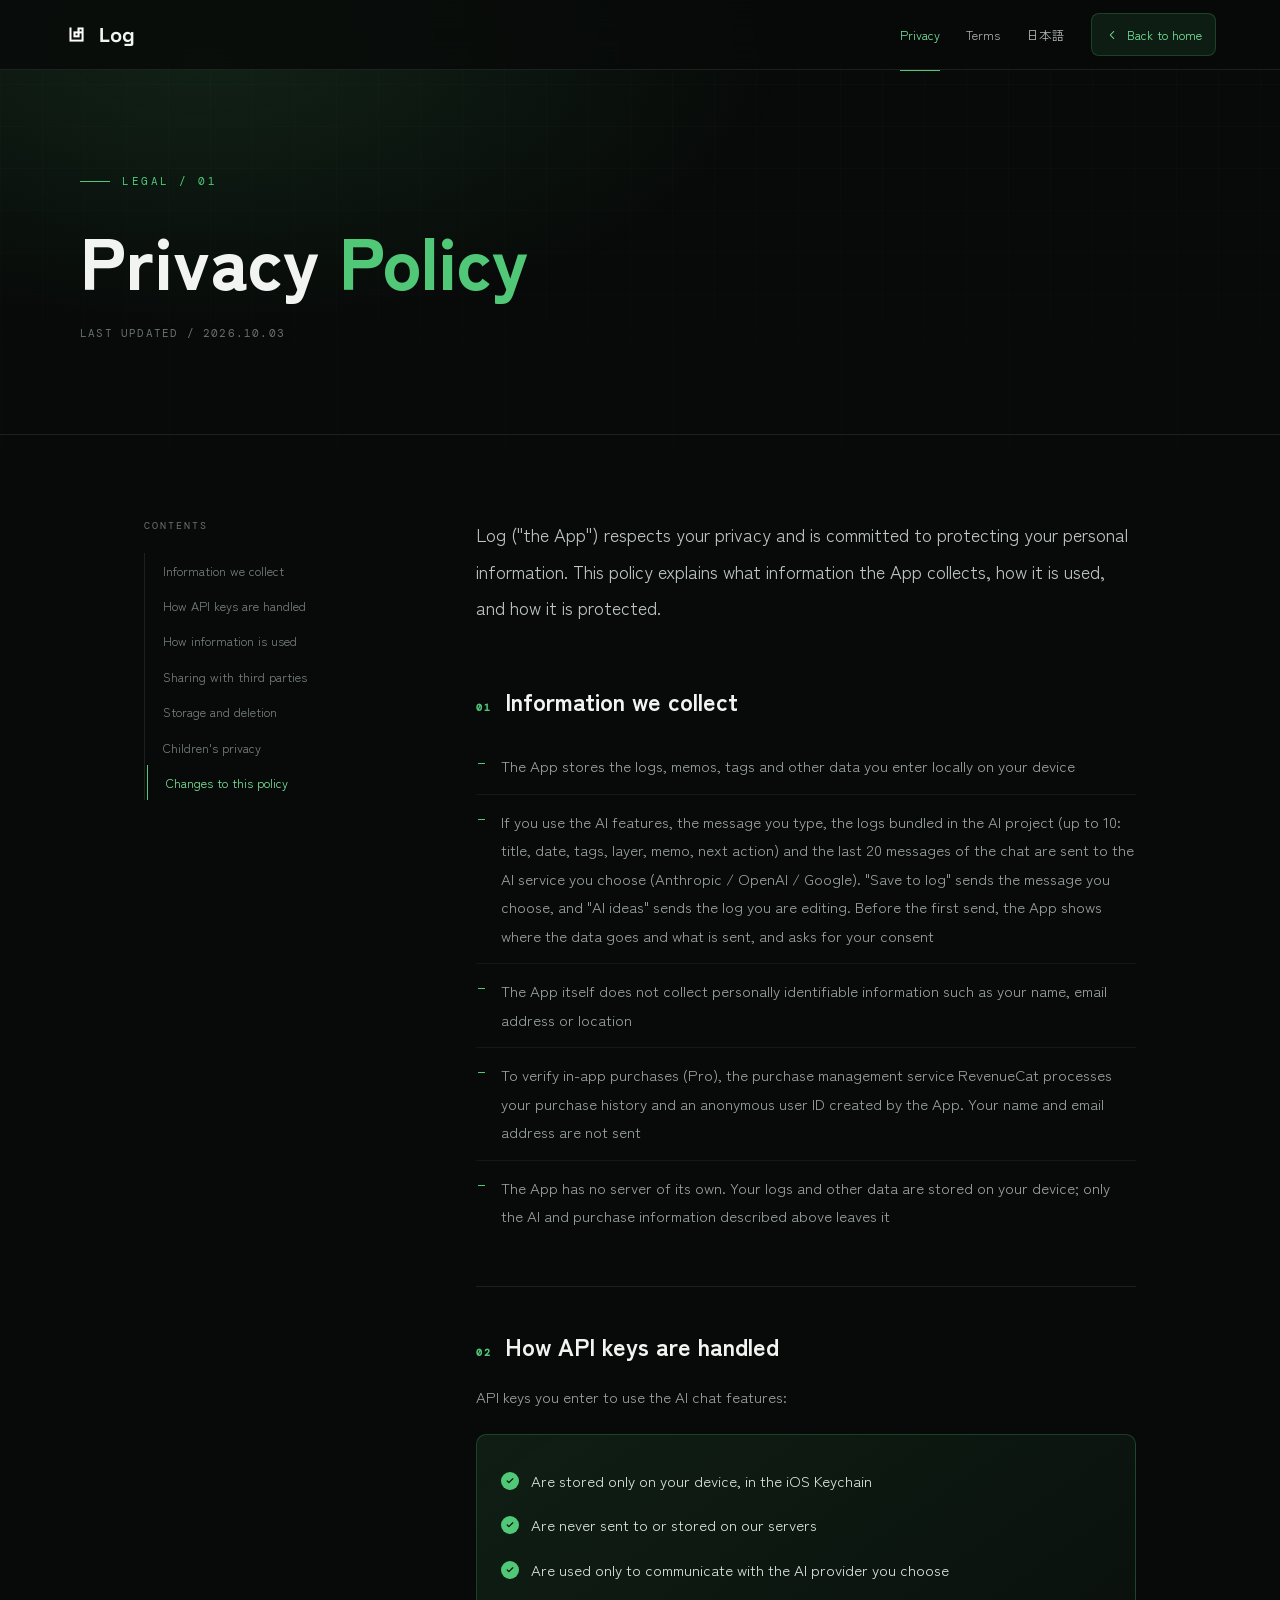
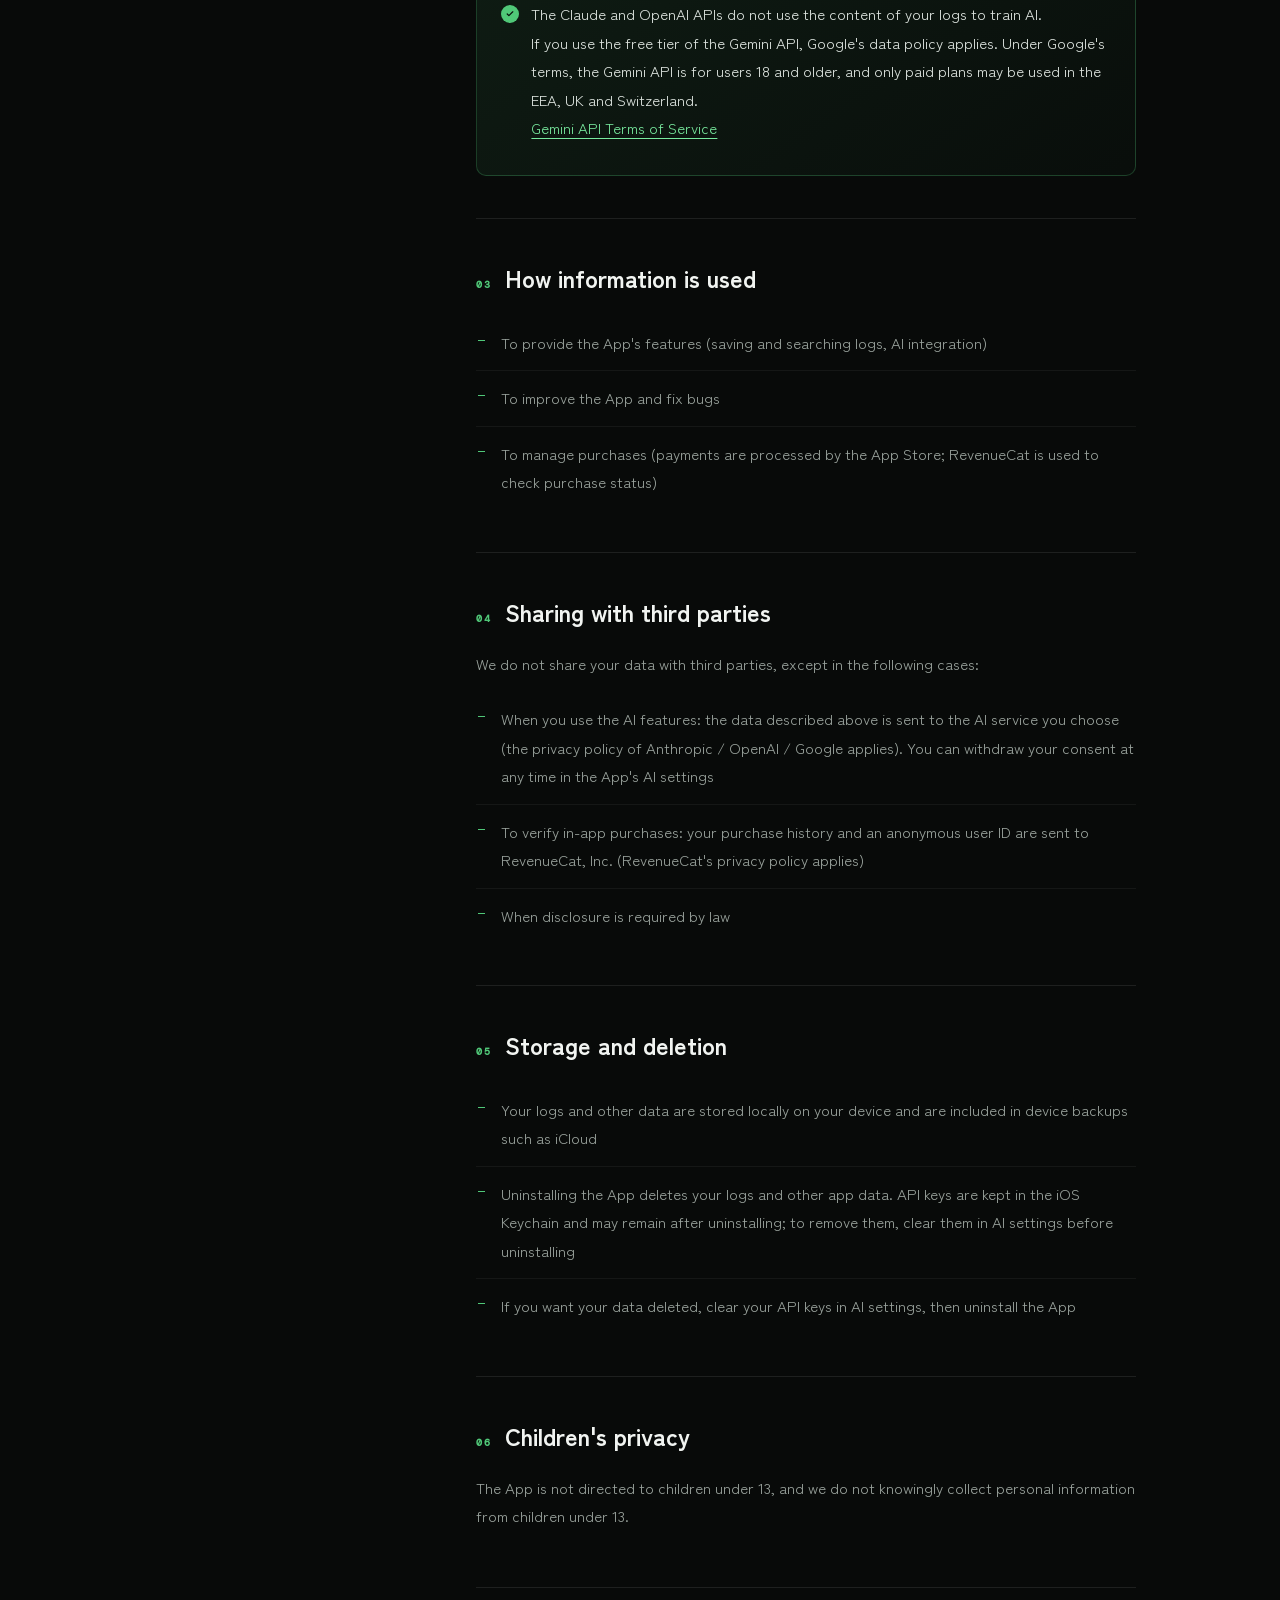
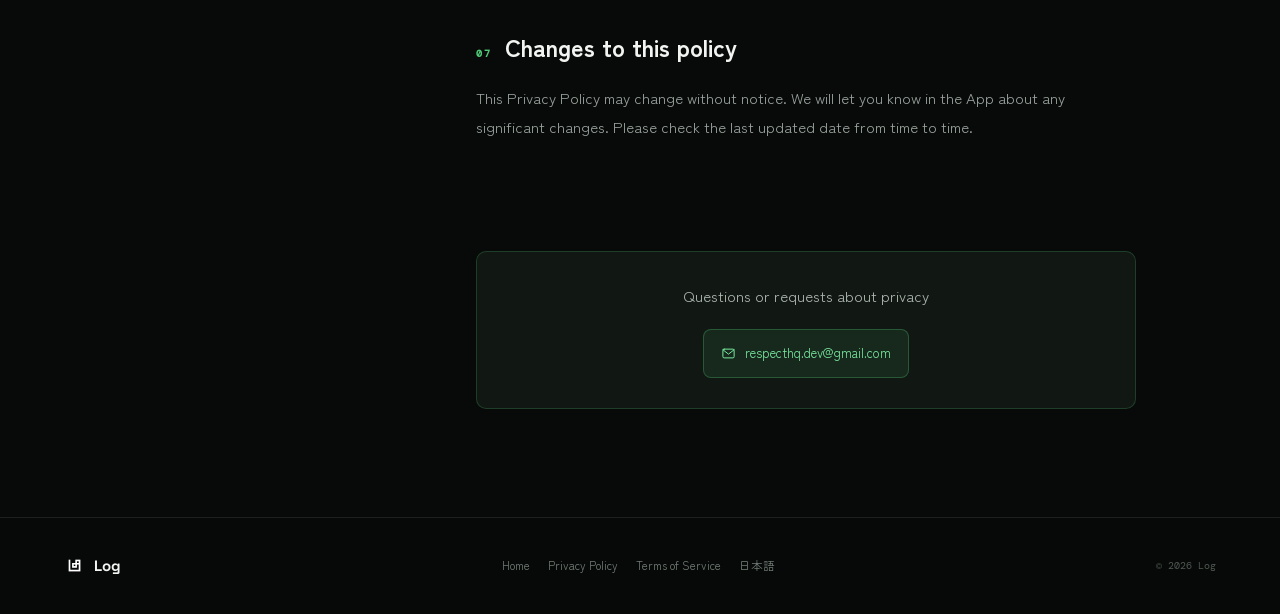
<file: privacy-policy-en.html>
<!DOCTYPE html>
<html lang="en">
<head>
  <meta charset="UTF-8">
  <meta name="viewport" content="width=device-width,initial-scale=1">
  <title>Privacy Policy | Log</title>
  <meta name="description" content="Privacy Policy for Log, the thought log app.">
  <meta name="theme-color" content="#080a09">
  <link rel="icon" href="assets/logo.png">
  <link rel="preconnect" href="https://fonts.googleapis.com">
  <link rel="preconnect" href="https://fonts.gstatic.com" crossorigin>
  <link href="https://fonts.googleapis.com/css2?family=Zen+Kaku+Gothic+New:wght@400;500;700;900&family=DM+Mono:wght@400;500&family=Space+Grotesk:wght@500;600;700&display=swap" rel="stylesheet">
  <link rel="stylesheet" href="legal.css">
</head>
<body>
  <div class="legal-progress" aria-hidden="true"></div>
  <header class="legal-nav">
    <a class="legal-logo" href="index.html"><img src="assets/logo.png" alt=""><span>Log</span></a>
    <nav class="legal-nav-links" aria-label="Legal pages">
      <a href="privacy-policy-en.html" aria-current="page">Privacy</a>
      <a href="terms-of-service-en.html">Terms</a>
      <a href="privacy-policy.html" lang="ja" hreflang="ja">日本語</a>
      <a class="legal-home" href="index.html"><svg viewBox="0 0 24 24" aria-hidden="true"><path d="m15 18-6-6 6-6"></path></svg>Back to home</a>
    </nav>
  </header>

  <main>
    <section class="legal-hero">
      <div class="legal-hero-inner legal-reveal">
        <div class="legal-kicker">LEGAL / 01</div>
        <h1>Privacy<span> Policy</span></h1>
        <p class="legal-updated">LAST UPDATED / 2026.10.03</p>
      </div>
    </section>

    <div class="legal-shell">
      <aside class="legal-toc legal-reveal" aria-label="Contents">
        <div class="legal-toc-label">CONTENTS</div>
        <nav>
          <a href="#collection">Information we collect</a>
          <a href="#api-key">How API keys are handled</a>
          <a href="#purpose">How information is used</a>
          <a href="#third-party">Sharing with third parties</a>
          <a href="#storage">Storage and deletion</a>
          <a href="#children">Children's privacy</a>
          <a href="#changes">Changes to this policy</a>
        </nav>
      </aside>

      <article class="legal-article">
        <p class="legal-lead legal-reveal">Log ("the App") respects your privacy and is committed to protecting your personal information. This policy explains what information the App collects, how it is used, and how it is protected.</p>

        <section id="collection" class="legal-section legal-reveal">
          <h2><span>01</span>Information we collect</h2>
          <ul class="legal-list">
            <li>The App stores the logs, memos, tags and other data you enter locally on your device</li>
            <li>If you use the AI features, the message you type, the logs bundled in the AI project (up to 10: title, date, tags, layer, memo, next action) and the last 20 messages of the chat are sent to the AI service you choose (Anthropic / OpenAI / Google). "Save to log" sends the message you choose, and "AI ideas" sends the log you are editing. Before the first send, the App shows where the data goes and what is sent, and asks for your consent</li>
            <li>The App itself does not collect personally identifiable information such as your name, email address or location</li>
            <li>To verify in-app purchases (Pro), the purchase management service RevenueCat processes your purchase history and an anonymous user ID created by the App. Your name and email address are not sent</li>
            <li>The App has no server of its own. Your logs and other data are stored on your device; only the AI and purchase information described above leaves it</li>
          </ul>
        </section>

        <section id="api-key" class="legal-section legal-reveal">
          <h2><span>02</span>How API keys are handled</h2>
          <p>API keys you enter to use the AI chat features:</p>
          <div class="legal-highlight">
            <div class="legal-check"><svg viewBox="0 0 18 18" aria-hidden="true"><path d="m4 9 3 3 7-7"></path></svg><span>Are stored only on your device, in the iOS Keychain</span></div>
            <div class="legal-check"><svg viewBox="0 0 18 18" aria-hidden="true"><path d="m4 9 3 3 7-7"></path></svg><span>Are never sent to or stored on our servers</span></div>
            <div class="legal-check"><svg viewBox="0 0 18 18" aria-hidden="true"><path d="m4 9 3 3 7-7"></path></svg><span>Are used only to communicate with the AI provider you choose</span></div>
            <div class="legal-check"><svg viewBox="0 0 18 18" aria-hidden="true"><path d="m4 9 3 3 7-7"></path></svg><span>The Claude and OpenAI APIs do not use the content of your logs to train AI.<br>If you use the free tier of the Gemini API, Google's data policy applies. Under Google's terms, the Gemini API is for users 18 and older, and only paid plans may be used in the EEA, UK and Switzerland.<br><a class="legal-inline-link" href="https://ai.google.dev/gemini-api/terms" target="_blank" rel="noopener noreferrer">Gemini API Terms of Service</a></span></div>
          </div>
        </section>

        <section id="purpose" class="legal-section legal-reveal">
          <h2><span>03</span>How information is used</h2>
          <ul class="legal-list">
            <li>To provide the App's features (saving and searching logs, AI integration)</li>
            <li>To improve the App and fix bugs</li>
            <li>To manage purchases (payments are processed by the App Store; RevenueCat is used to check purchase status)</li>
          </ul>
        </section>

        <section id="third-party" class="legal-section legal-reveal">
          <h2><span>04</span>Sharing with third parties</h2>
          <p>We do not share your data with third parties, except in the following cases:</p>
          <ul class="legal-list">
            <li>When you use the AI features: the data described above is sent to the AI service you choose (the privacy policy of Anthropic / OpenAI / Google applies). You can withdraw your consent at any time in the App's AI settings</li>
            <li>To verify in-app purchases: your purchase history and an anonymous user ID are sent to RevenueCat, Inc. (RevenueCat's privacy policy applies)</li>
            <li>When disclosure is required by law</li>
          </ul>
        </section>

        <section id="storage" class="legal-section legal-reveal">
          <h2><span>05</span>Storage and deletion</h2>
          <ul class="legal-list">
            <li>Your logs and other data are stored locally on your device and are included in device backups such as iCloud</li>
            <li>Uninstalling the App deletes your logs and other app data. API keys are kept in the iOS Keychain and may remain after uninstalling; to remove them, clear them in AI settings before uninstalling</li>
            <li>If you want your data deleted, clear your API keys in AI settings, then uninstall the App</li>
          </ul>
        </section>

        <section id="children" class="legal-section legal-reveal">
          <h2><span>06</span>Children's privacy</h2>
          <p>The App is not directed to children under 13, and we do not knowingly collect personal information from children under 13.</p>
        </section>

        <section id="changes" class="legal-section legal-reveal">
          <h2><span>07</span>Changes to this policy</h2>
          <p>This Privacy Policy may change without notice. We will let you know in the App about any significant changes. Please check the last updated date from time to time.</p>
        </section>

        <div class="legal-contact legal-reveal">
          <p>Questions or requests about privacy</p>
          <a href="mailto:respecthq.dev@gmail.com"><svg viewBox="0 0 24 24" aria-hidden="true"><path d="m3 6 9 7 9-7"></path><rect x="3" y="5" width="18" height="14" rx="2"></rect></svg>respecthq.dev@gmail.com</a>
        </div>
      </article>
    </div>
  </main>

  <footer class="legal-footer">
    <a class="legal-footer-brand" href="index.html"><img src="assets/logo.png" alt=""><span>Log</span></a>
    <div class="legal-footer-links"><a href="index.html">Home</a><a href="privacy-policy-en.html">Privacy Policy</a><a href="terms-of-service-en.html">Terms of Service</a><a href="privacy-policy.html" lang="ja">日本語</a></div>
    <div class="legal-copy">© 2026 Log</div>
  </footer>
  <script src="legal.js"></script>
</body>
</html>
</file>
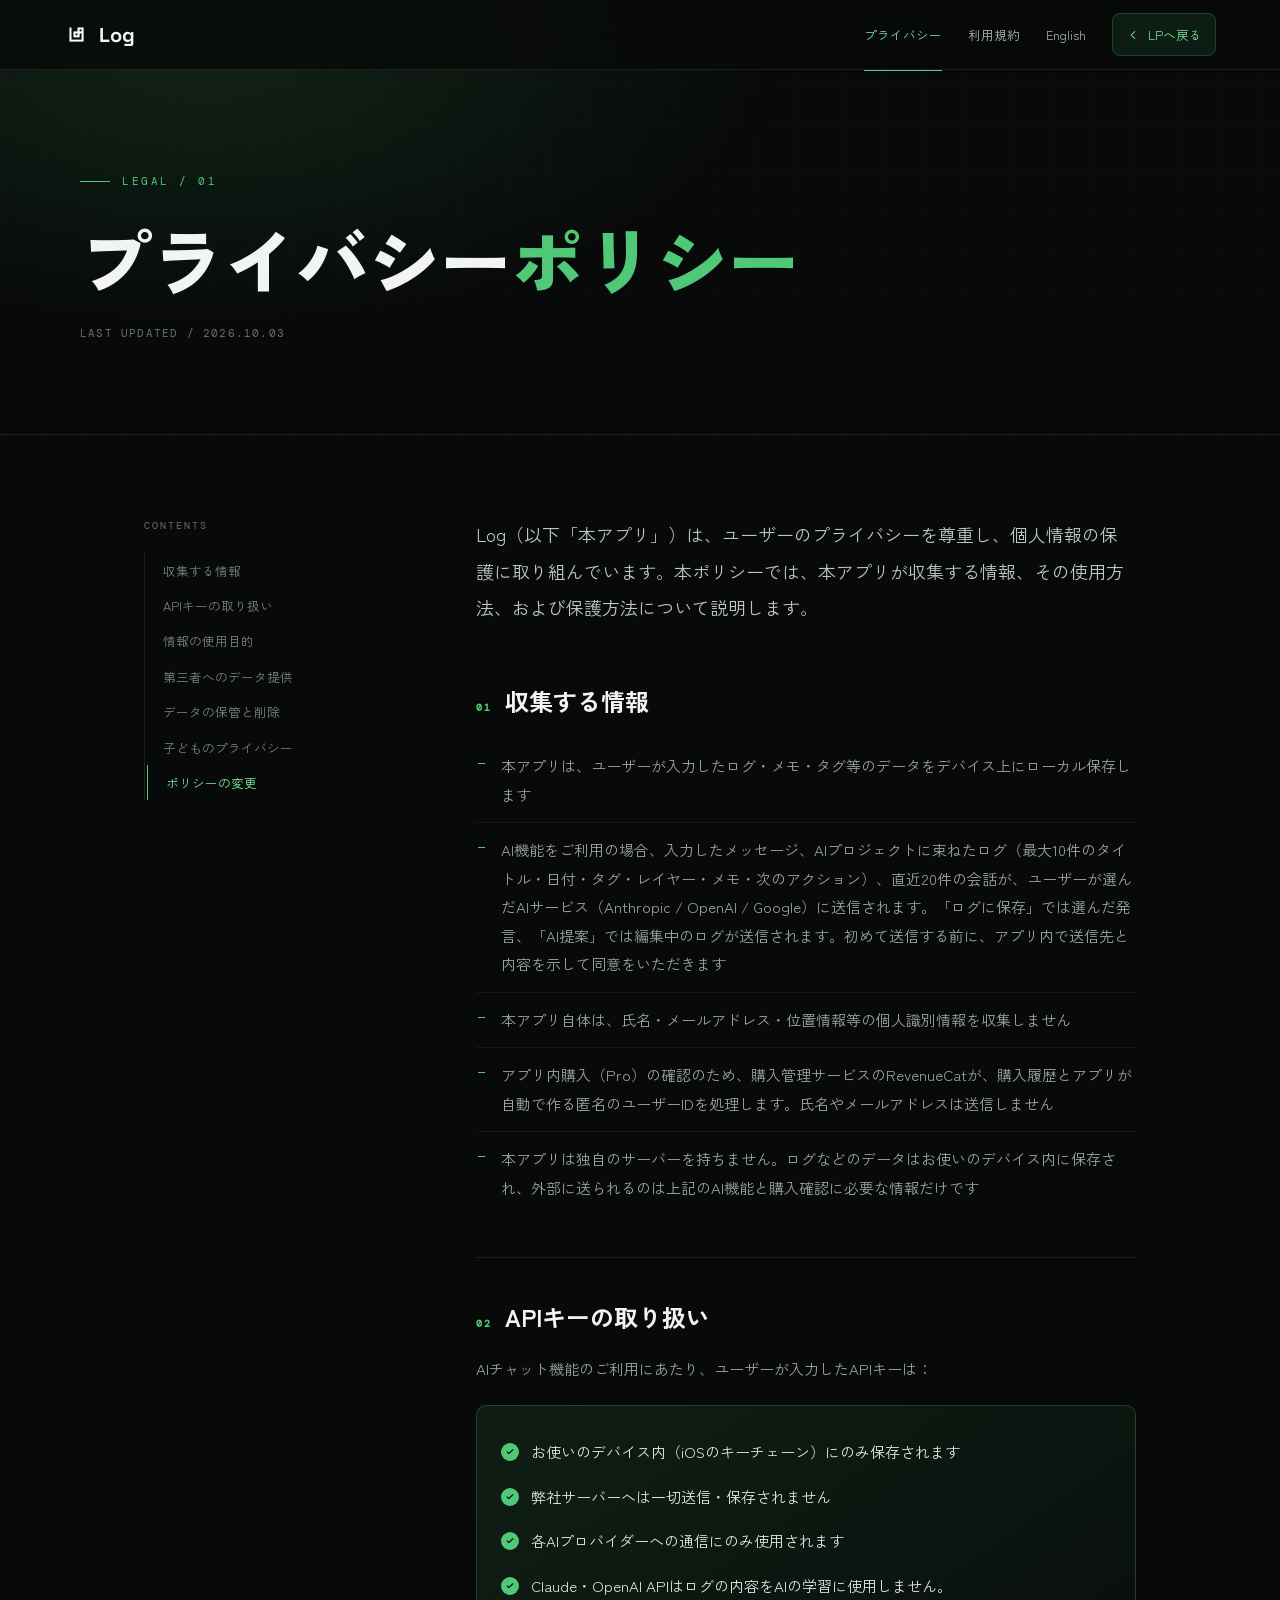
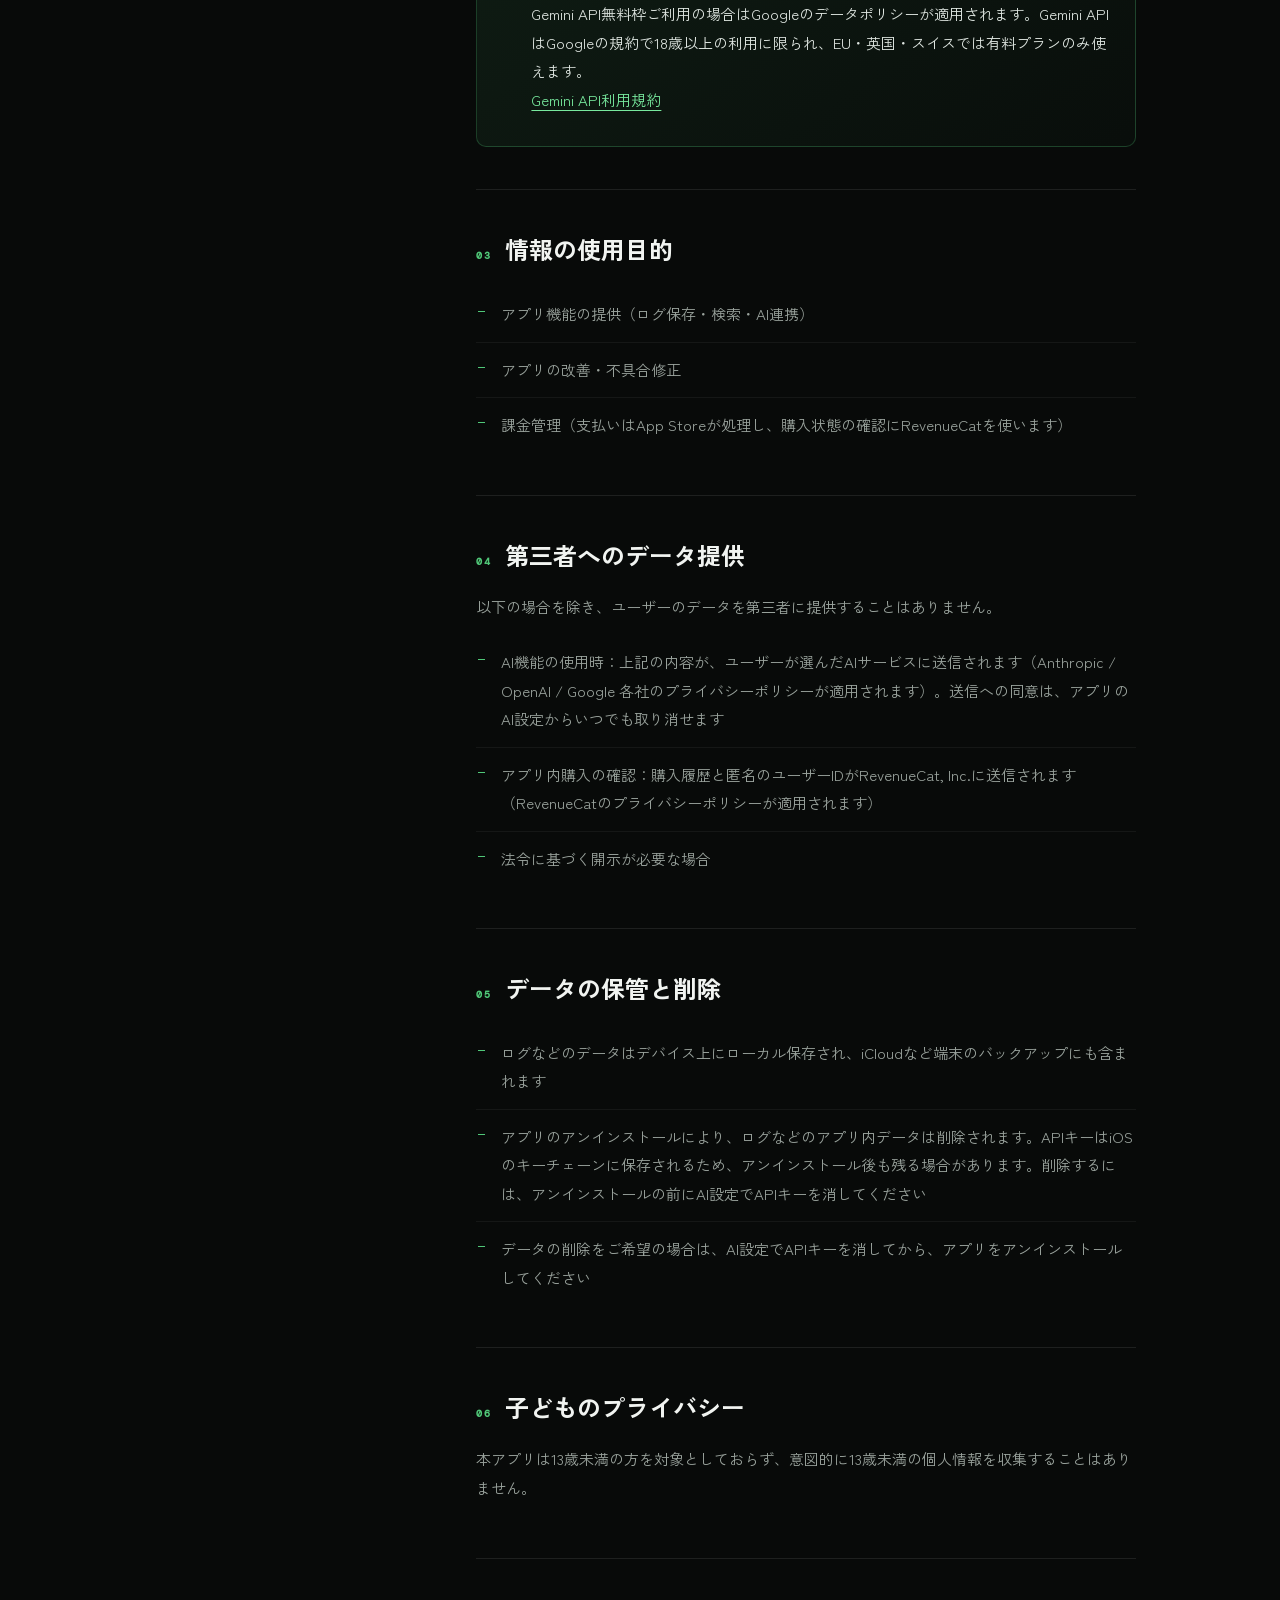
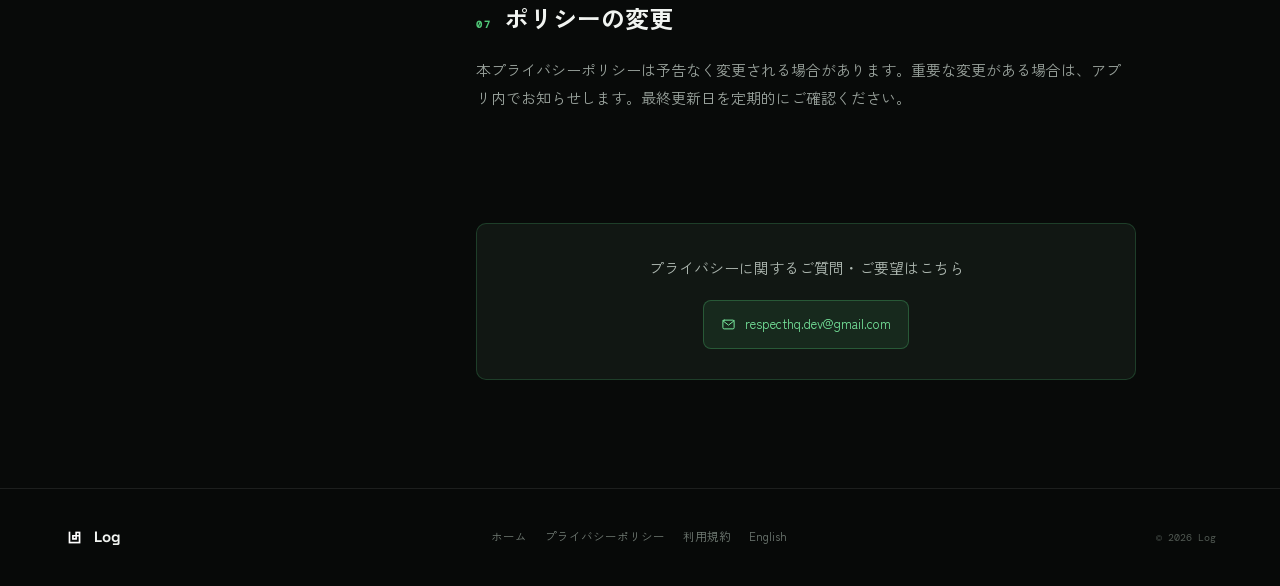
<file: privacy-policy.html>
<!DOCTYPE html>
<html lang="ja">
<head>
  <meta charset="UTF-8">
  <meta name="viewport" content="width=device-width,initial-scale=1">
  <title>プライバシーポリシー | Log</title>
  <meta name="description" content="思考ログアプリLogのプライバシーポリシーです。">
  <meta name="theme-color" content="#080a09">
  <link rel="icon" href="assets/logo.png">
  <link rel="preconnect" href="https://fonts.googleapis.com">
  <link rel="preconnect" href="https://fonts.gstatic.com" crossorigin>
  <link href="https://fonts.googleapis.com/css2?family=Zen+Kaku+Gothic+New:wght@400;500;700;900&family=DM+Mono:wght@400;500&family=Space+Grotesk:wght@500;600;700&display=swap" rel="stylesheet">
  <link rel="stylesheet" href="legal.css">
</head>
<body>
  <div class="legal-progress" aria-hidden="true"></div>
  <header class="legal-nav">
    <a class="legal-logo" href="index.html"><img src="assets/logo.png" alt=""><span>Log</span></a>
    <nav class="legal-nav-links" aria-label="法務ページ">
      <a href="privacy-policy.html" aria-current="page">プライバシー</a>
      <a href="terms-of-service.html">利用規約</a>
      <a href="privacy-policy-en.html" lang="en" hreflang="en">English</a>
      <a class="legal-home" href="index.html"><svg viewBox="0 0 24 24" aria-hidden="true"><path d="m15 18-6-6 6-6"></path></svg>LPへ戻る</a>
    </nav>
  </header>

  <main>
    <section class="legal-hero">
      <div class="legal-hero-inner legal-reveal">
        <div class="legal-kicker">LEGAL / 01</div>
        <h1>プライバシー<span>ポリシー</span></h1>
        <p class="legal-updated">LAST UPDATED / 2026.10.03</p>
      </div>
    </section>

    <div class="legal-shell">
      <aside class="legal-toc legal-reveal" aria-label="ページ内目次">
        <div class="legal-toc-label">CONTENTS</div>
        <nav>
          <a href="#collection">収集する情報</a>
          <a href="#api-key">APIキーの取り扱い</a>
          <a href="#purpose">情報の使用目的</a>
          <a href="#third-party">第三者へのデータ提供</a>
          <a href="#storage">データの保管と削除</a>
          <a href="#children">子どものプライバシー</a>
          <a href="#changes">ポリシーの変更</a>
        </nav>
      </aside>

      <article class="legal-article">
        <p class="legal-lead legal-reveal">Log（以下「本アプリ」）は、ユーザーのプライバシーを尊重し、個人情報の保護に取り組んでいます。本ポリシーでは、本アプリが収集する情報、その使用方法、および保護方法について説明します。</p>

        <section id="collection" class="legal-section legal-reveal">
          <h2><span>01</span>収集する情報</h2>
          <ul class="legal-list">
            <li>本アプリは、ユーザーが入力したログ・メモ・タグ等のデータをデバイス上にローカル保存します</li>
            <li>AI機能をご利用の場合、入力したメッセージ、AIプロジェクトに束ねたログ（最大10件のタイトル・日付・タグ・レイヤー・メモ・次のアクション）、直近20件の会話が、ユーザーが選んだAIサービス（Anthropic / OpenAI / Google）に送信されます。「ログに保存」では選んだ発言、「AI提案」では編集中のログが送信されます。初めて送信する前に、アプリ内で送信先と内容を示して同意をいただきます</li>
            <li>本アプリ自体は、氏名・メールアドレス・位置情報等の個人識別情報を収集しません</li>
            <li>アプリ内購入（Pro）の確認のため、購入管理サービスのRevenueCatが、購入履歴とアプリが自動で作る匿名のユーザーIDを処理します。氏名やメールアドレスは送信しません</li>
            <li>本アプリは独自のサーバーを持ちません。ログなどのデータはお使いのデバイス内に保存され、外部に送られるのは上記のAI機能と購入確認に必要な情報だけです</li>
          </ul>
        </section>

        <section id="api-key" class="legal-section legal-reveal">
          <h2><span>02</span>APIキーの取り扱い</h2>
          <p>AIチャット機能のご利用にあたり、ユーザーが入力したAPIキーは：</p>
          <div class="legal-highlight">
            <div class="legal-check"><svg viewBox="0 0 18 18" aria-hidden="true"><path d="m4 9 3 3 7-7"></path></svg><span>お使いのデバイス内（iOSのキーチェーン）にのみ保存されます</span></div>
            <div class="legal-check"><svg viewBox="0 0 18 18" aria-hidden="true"><path d="m4 9 3 3 7-7"></path></svg><span>弊社サーバーへは一切送信・保存されません</span></div>
            <div class="legal-check"><svg viewBox="0 0 18 18" aria-hidden="true"><path d="m4 9 3 3 7-7"></path></svg><span>各AIプロバイダーへの通信にのみ使用されます</span></div>
            <div class="legal-check"><svg viewBox="0 0 18 18" aria-hidden="true"><path d="m4 9 3 3 7-7"></path></svg><span>Claude・OpenAI APIはログの内容をAIの学習に使用しません。<br>Gemini API無料枠ご利用の場合はGoogleのデータポリシーが適用されます。Gemini APIはGoogleの規約で18歳以上の利用に限られ、EU・英国・スイスでは有料プランのみ使えます。<br><a class="legal-inline-link" href="https://ai.google.dev/gemini-api/terms" target="_blank" rel="noopener noreferrer">Gemini API利用規約</a></span></div>
          </div>
        </section>

        <section id="purpose" class="legal-section legal-reveal">
          <h2><span>03</span>情報の使用目的</h2>
          <ul class="legal-list">
            <li>アプリ機能の提供（ログ保存・検索・AI連携）</li>
            <li>アプリの改善・不具合修正</li>
            <li>課金管理（支払いはApp Storeが処理し、購入状態の確認にRevenueCatを使います）</li>
          </ul>
        </section>

        <section id="third-party" class="legal-section legal-reveal">
          <h2><span>04</span>第三者へのデータ提供</h2>
          <p>以下の場合を除き、ユーザーのデータを第三者に提供することはありません。</p>
          <ul class="legal-list">
            <li>AI機能の使用時：上記の内容が、ユーザーが選んだAIサービスに送信されます（Anthropic / OpenAI / Google 各社のプライバシーポリシーが適用されます）。送信への同意は、アプリのAI設定からいつでも取り消せます</li>
            <li>アプリ内購入の確認：購入履歴と匿名のユーザーIDがRevenueCat, Inc.に送信されます（RevenueCatのプライバシーポリシーが適用されます）</li>
            <li>法令に基づく開示が必要な場合</li>
          </ul>
        </section>

        <section id="storage" class="legal-section legal-reveal">
          <h2><span>05</span>データの保管と削除</h2>
          <ul class="legal-list">
            <li>ログなどのデータはデバイス上にローカル保存され、iCloudなど端末のバックアップにも含まれます</li>
            <li>アプリのアンインストールにより、ログなどのアプリ内データは削除されます。APIキーはiOSのキーチェーンに保存されるため、アンインストール後も残る場合があります。削除するには、アンインストールの前にAI設定でAPIキーを消してください</li>
            <li>データの削除をご希望の場合は、AI設定でAPIキーを消してから、アプリをアンインストールしてください</li>
          </ul>
        </section>

        <section id="children" class="legal-section legal-reveal">
          <h2><span>06</span>子どものプライバシー</h2>
          <p>本アプリは13歳未満の方を対象としておらず、意図的に13歳未満の個人情報を収集することはありません。</p>
        </section>

        <section id="changes" class="legal-section legal-reveal">
          <h2><span>07</span>ポリシーの変更</h2>
          <p>本プライバシーポリシーは予告なく変更される場合があります。重要な変更がある場合は、アプリ内でお知らせします。最終更新日を定期的にご確認ください。</p>
        </section>

        <div class="legal-contact legal-reveal">
          <p>プライバシーに関するご質問・ご要望はこちら</p>
          <a href="mailto:respecthq.dev@gmail.com"><svg viewBox="0 0 24 24" aria-hidden="true"><path d="m3 6 9 7 9-7"></path><rect x="3" y="5" width="18" height="14" rx="2"></rect></svg>respecthq.dev@gmail.com</a>
        </div>
      </article>
    </div>
  </main>

  <footer class="legal-footer">
    <a class="legal-footer-brand" href="index.html"><img src="assets/logo.png" alt=""><span>Log</span></a>
    <div class="legal-footer-links"><a href="index.html">ホーム</a><a href="privacy-policy.html">プライバシーポリシー</a><a href="terms-of-service.html">利用規約</a><a href="privacy-policy-en.html" lang="en">English</a></div>
    <div class="legal-copy">© 2026 Log</div>
  </footer>
  <script src="legal.js"></script>
</body>
</html>
</file>
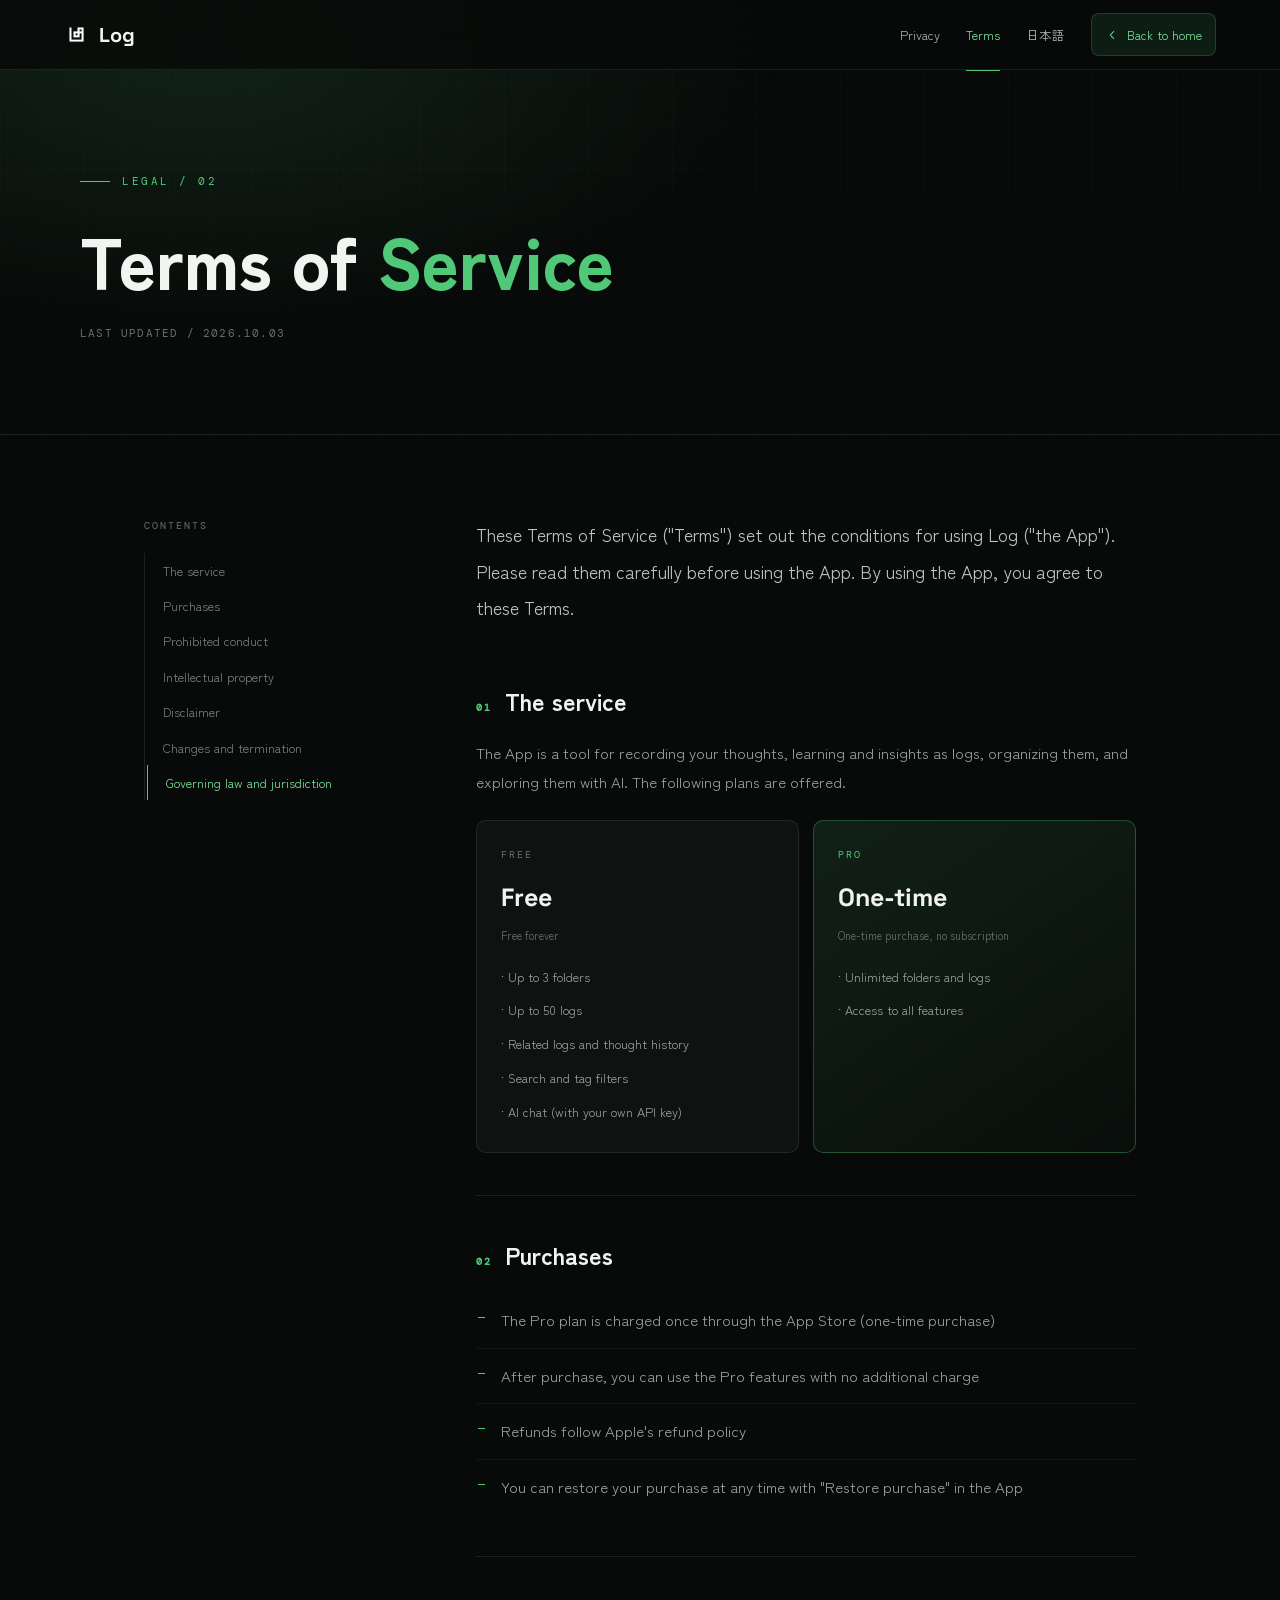
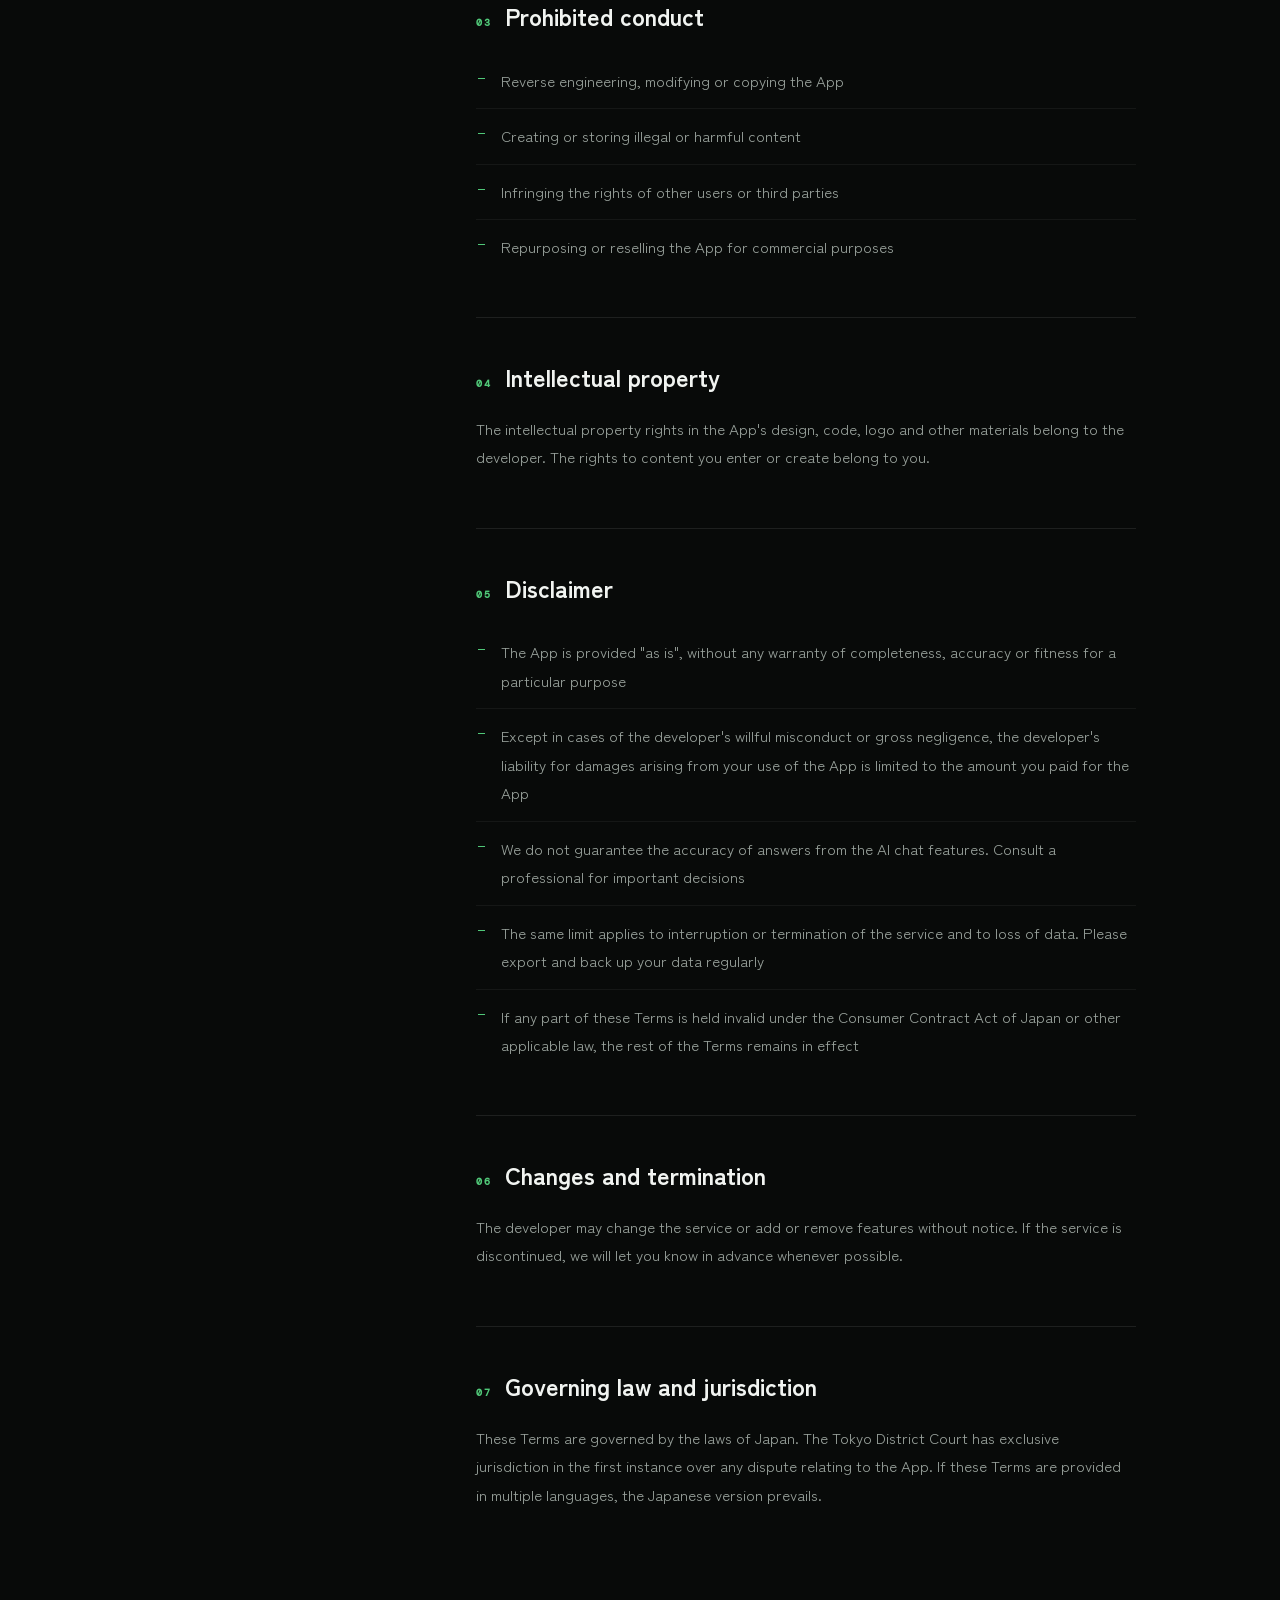
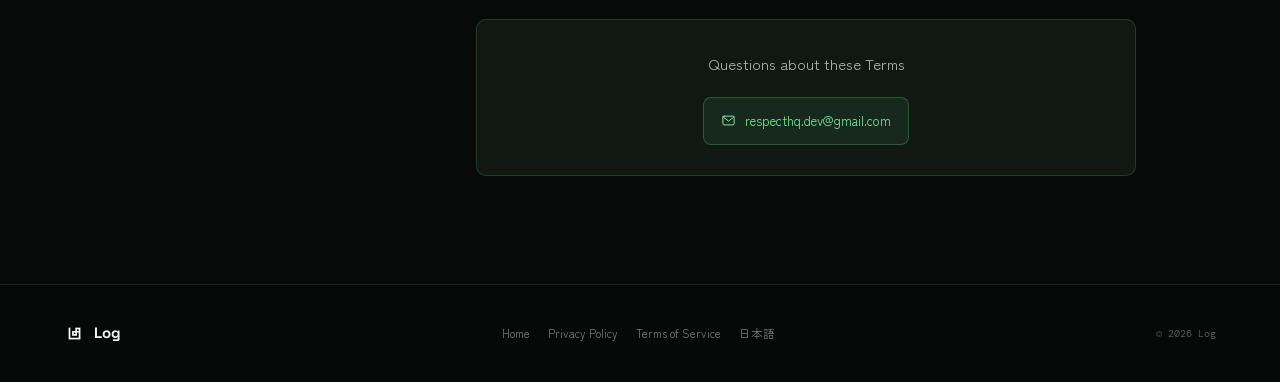
<file: terms-of-service-en.html>
<!DOCTYPE html>
<html lang="en">
<head>
  <meta charset="UTF-8">
  <meta name="viewport" content="width=device-width,initial-scale=1">
  <title>Terms of Service | Log</title>
  <meta name="description" content="Terms of Service for Log, the thought log app.">
  <meta name="theme-color" content="#080a09">
  <link rel="icon" href="assets/logo.png">
  <link rel="preconnect" href="https://fonts.googleapis.com">
  <link rel="preconnect" href="https://fonts.gstatic.com" crossorigin>
  <link href="https://fonts.googleapis.com/css2?family=Zen+Kaku+Gothic+New:wght@400;500;700;900&family=DM+Mono:wght@400;500&family=Space+Grotesk:wght@500;600;700&display=swap" rel="stylesheet">
  <link rel="stylesheet" href="legal.css">
</head>
<body>
  <div class="legal-progress" aria-hidden="true"></div>
  <header class="legal-nav">
    <a class="legal-logo" href="index.html"><img src="assets/logo.png" alt=""><span>Log</span></a>
    <nav class="legal-nav-links" aria-label="Legal pages">
      <a href="privacy-policy-en.html">Privacy</a>
      <a href="terms-of-service-en.html" aria-current="page">Terms</a>
      <a href="terms-of-service.html" lang="ja" hreflang="ja">日本語</a>
      <a class="legal-home" href="index.html"><svg viewBox="0 0 24 24" aria-hidden="true"><path d="m15 18-6-6 6-6"></path></svg>Back to home</a>
    </nav>
  </header>

  <main>
    <section class="legal-hero">
      <div class="legal-hero-inner legal-reveal">
        <div class="legal-kicker">LEGAL / 02</div>
        <h1>Terms of<span> Service</span></h1>
        <p class="legal-updated">LAST UPDATED / 2026.10.03</p>
      </div>
    </section>

    <div class="legal-shell">
      <aside class="legal-toc legal-reveal" aria-label="Contents">
        <div class="legal-toc-label">CONTENTS</div>
        <nav>
          <a href="#service">The service</a>
          <a href="#payment">Purchases</a>
          <a href="#prohibited">Prohibited conduct</a>
          <a href="#rights">Intellectual property</a>
          <a href="#disclaimer">Disclaimer</a>
          <a href="#changes">Changes and termination</a>
          <a href="#law">Governing law and jurisdiction</a>
        </nav>
      </aside>

      <article class="legal-article">
        <p class="legal-lead legal-reveal">These Terms of Service ("Terms") set out the conditions for using Log ("the App"). Please read them carefully before using the App. By using the App, you agree to these Terms.</p>

        <section id="service" class="legal-section legal-reveal">
          <h2><span>01</span>The service</h2>
          <p>The App is a tool for recording your thoughts, learning and insights as logs, organizing them, and exploring them with AI. The following plans are offered.</p>
          <div class="legal-plan-grid">
            <div class="legal-plan">
              <div class="legal-plan-name">FREE</div>
              <div class="legal-plan-price">Free</div>
              <p class="legal-plan-note">Free forever</p>
              <ul>
                <li>· Up to 3 folders</li>
                <li>· Up to 50 logs</li>
                <li>· Related logs and thought history</li>
                <li>· Search and tag filters</li>
                <li>· AI chat (with your own API key)</li>
              </ul>
            </div>
            <div class="legal-plan is-pro">
              <div class="legal-plan-name">PRO</div>
              <div class="legal-plan-price">One-time</div>
              <p class="legal-plan-note">One-time purchase, no subscription</p>
              <ul>
                <li>· Unlimited folders and logs</li>
                <li>· Access to all features</li>
              </ul>
            </div>
          </div>
        </section>

        <section id="payment" class="legal-section legal-reveal">
          <h2><span>02</span>Purchases</h2>
          <ul class="legal-list">
            <li>The Pro plan is charged once through the App Store (one-time purchase)</li>
            <li>After purchase, you can use the Pro features with no additional charge</li>
            <li>Refunds follow Apple's refund policy</li>
            <li>You can restore your purchase at any time with "Restore purchase" in the App</li>
          </ul>
        </section>

        <section id="prohibited" class="legal-section legal-reveal">
          <h2><span>03</span>Prohibited conduct</h2>
          <ul class="legal-list">
            <li>Reverse engineering, modifying or copying the App</li>
            <li>Creating or storing illegal or harmful content</li>
            <li>Infringing the rights of other users or third parties</li>
            <li>Repurposing or reselling the App for commercial purposes</li>
          </ul>
        </section>

        <section id="rights" class="legal-section legal-reveal">
          <h2><span>04</span>Intellectual property</h2>
          <p>The intellectual property rights in the App's design, code, logo and other materials belong to the developer. The rights to content you enter or create belong to you.</p>
        </section>

        <section id="disclaimer" class="legal-section legal-reveal">
          <h2><span>05</span>Disclaimer</h2>
          <ul class="legal-list">
            <li>The App is provided "as is", without any warranty of completeness, accuracy or fitness for a particular purpose</li>
            <li>Except in cases of the developer's willful misconduct or gross negligence, the developer's liability for damages arising from your use of the App is limited to the amount you paid for the App</li>
            <li>We do not guarantee the accuracy of answers from the AI chat features. Consult a professional for important decisions</li>
            <li>The same limit applies to interruption or termination of the service and to loss of data. Please export and back up your data regularly</li>
            <li>If any part of these Terms is held invalid under the Consumer Contract Act of Japan or other applicable law, the rest of the Terms remains in effect</li>
          </ul>
        </section>

        <section id="changes" class="legal-section legal-reveal">
          <h2><span>06</span>Changes and termination</h2>
          <p>The developer may change the service or add or remove features without notice. If the service is discontinued, we will let you know in advance whenever possible.</p>
        </section>

        <section id="law" class="legal-section legal-reveal">
          <h2><span>07</span>Governing law and jurisdiction</h2>
          <p>These Terms are governed by the laws of Japan. The Tokyo District Court has exclusive jurisdiction in the first instance over any dispute relating to the App. If these Terms are provided in multiple languages, the Japanese version prevails.</p>
        </section>

        <div class="legal-contact legal-reveal">
          <p>Questions about these Terms</p>
          <a href="mailto:respecthq.dev@gmail.com"><svg viewBox="0 0 24 24" aria-hidden="true"><path d="m3 6 9 7 9-7"></path><rect x="3" y="5" width="18" height="14" rx="2"></rect></svg>respecthq.dev@gmail.com</a>
        </div>
      </article>
    </div>
  </main>

  <footer class="legal-footer">
    <a class="legal-footer-brand" href="index.html"><img src="assets/logo.png" alt=""><span>Log</span></a>
    <div class="legal-footer-links"><a href="index.html">Home</a><a href="privacy-policy-en.html">Privacy Policy</a><a href="terms-of-service-en.html">Terms of Service</a><a href="terms-of-service.html" lang="ja">日本語</a></div>
    <div class="legal-copy">© 2026 Log</div>
  </footer>
  <script src="legal.js"></script>
</body>
</html>
</file>
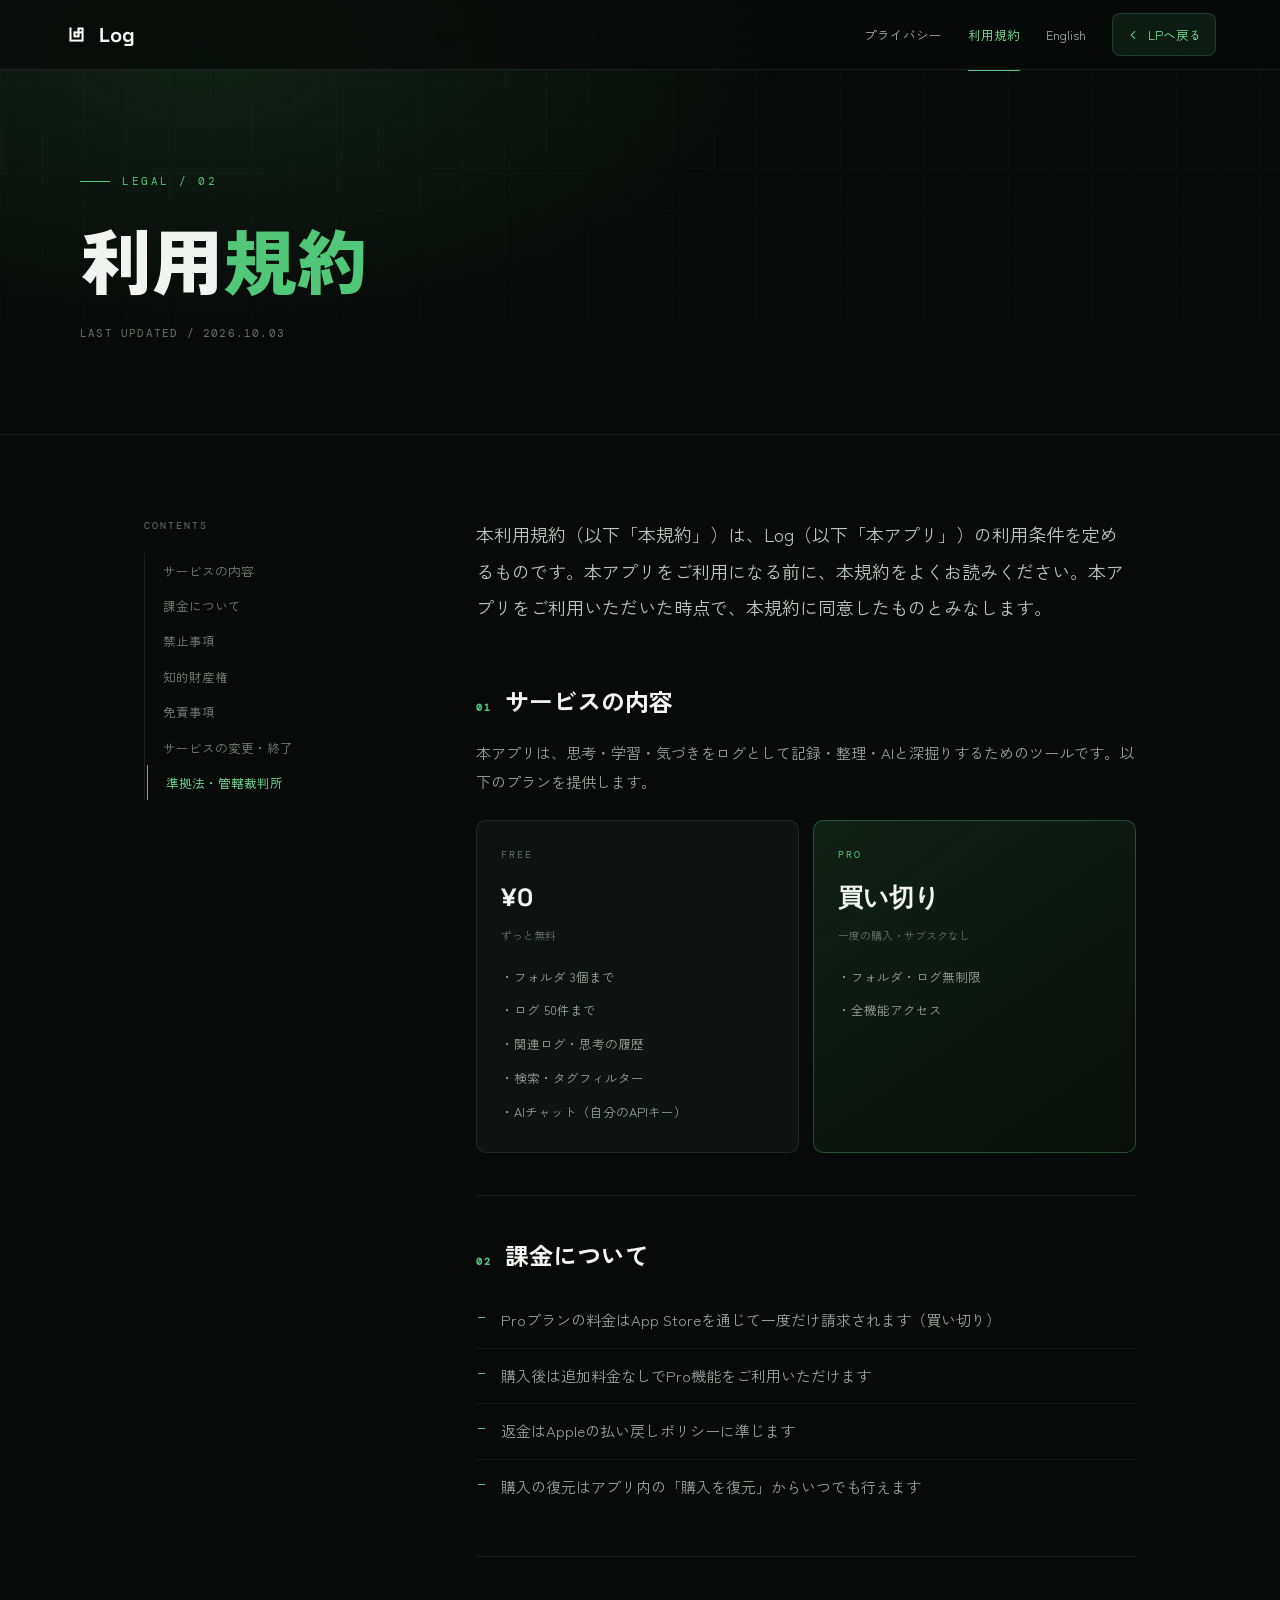
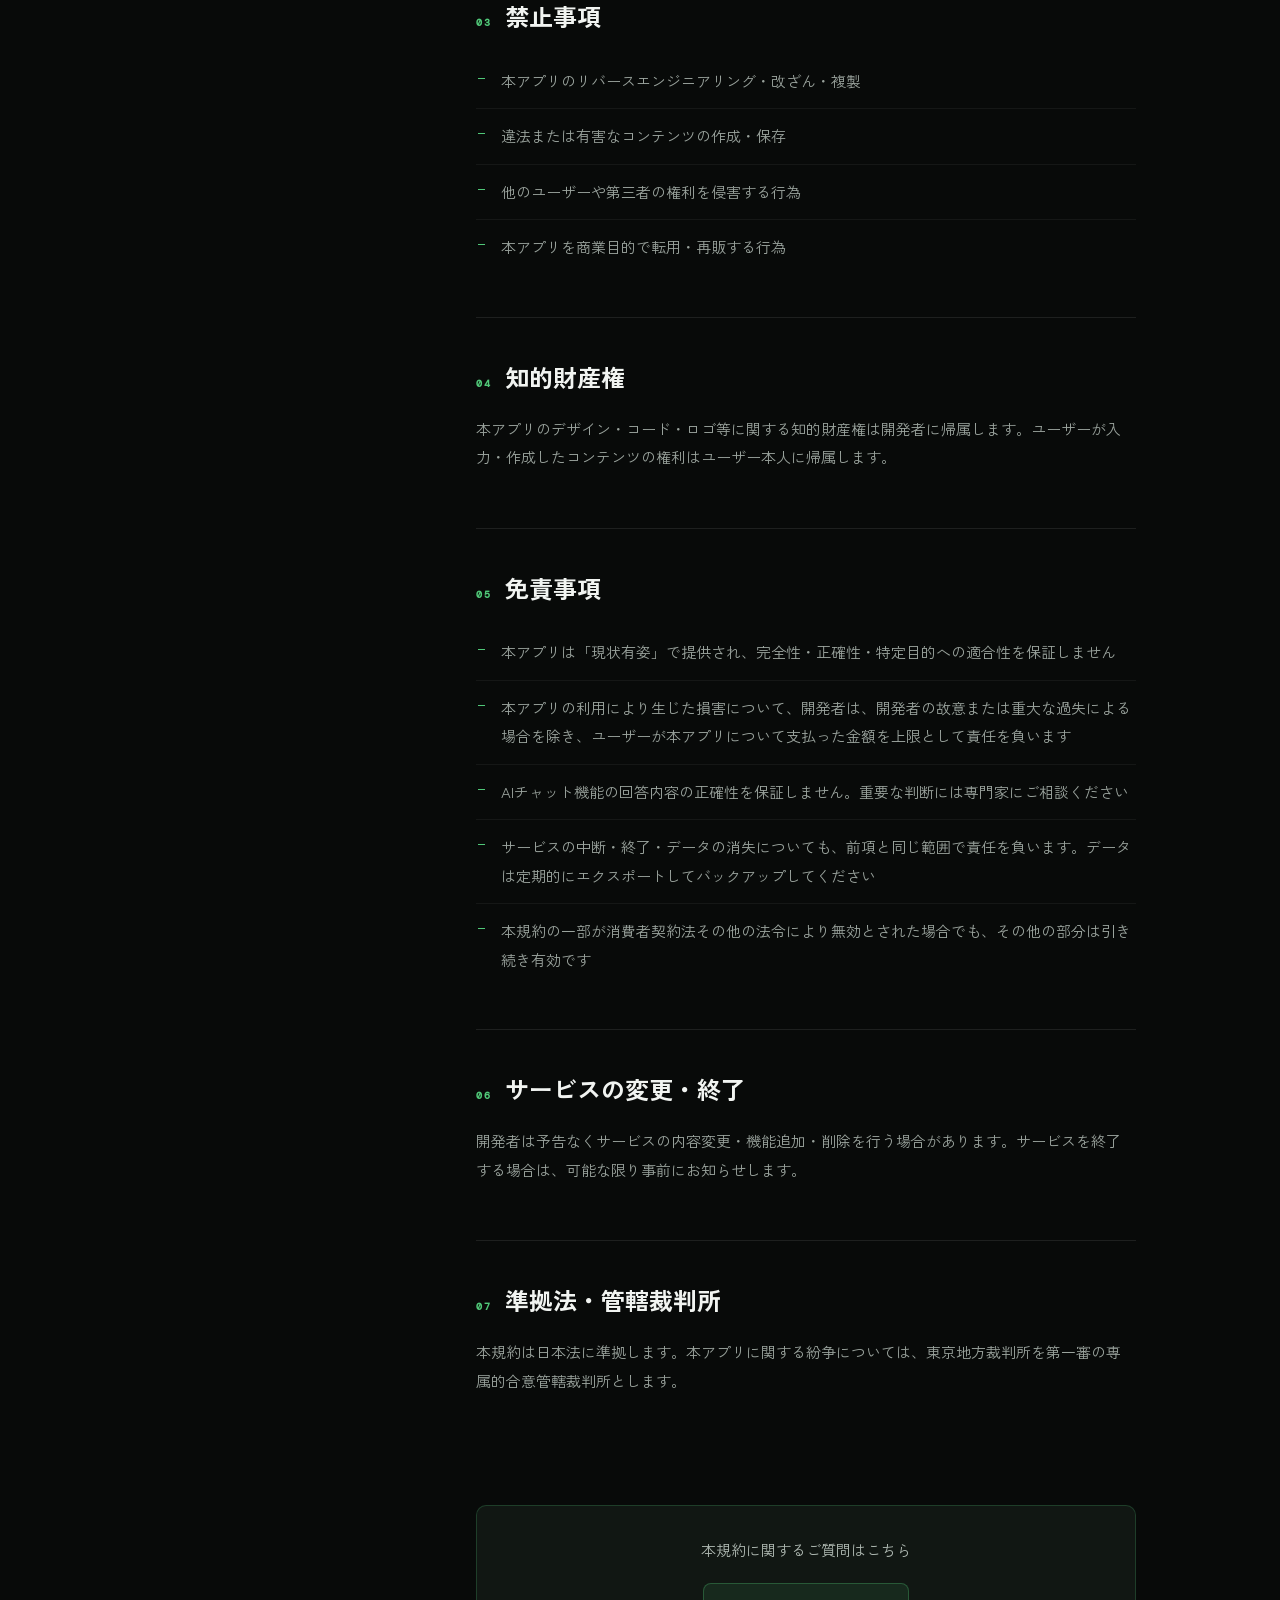
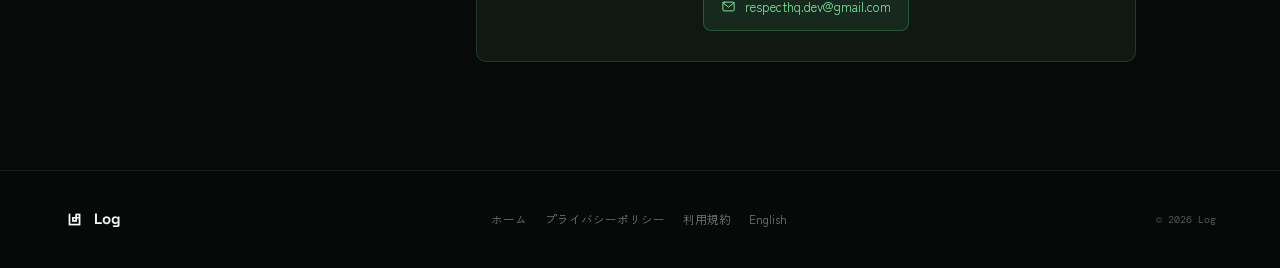
<file: terms-of-service.html>
<!DOCTYPE html>
<html lang="ja">
<head>
  <meta charset="UTF-8">
  <meta name="viewport" content="width=device-width,initial-scale=1">
  <title>利用規約 | Log</title>
  <meta name="description" content="思考ログアプリLogの利用規約です。">
  <meta name="theme-color" content="#080a09">
  <link rel="icon" href="assets/logo.png">
  <link rel="preconnect" href="https://fonts.googleapis.com">
  <link rel="preconnect" href="https://fonts.gstatic.com" crossorigin>
  <link href="https://fonts.googleapis.com/css2?family=Zen+Kaku+Gothic+New:wght@400;500;700;900&family=DM+Mono:wght@400;500&family=Space+Grotesk:wght@500;600;700&display=swap" rel="stylesheet">
  <link rel="stylesheet" href="legal.css">
</head>
<body>
  <div class="legal-progress" aria-hidden="true"></div>
  <header class="legal-nav">
    <a class="legal-logo" href="index.html"><img src="assets/logo.png" alt=""><span>Log</span></a>
    <nav class="legal-nav-links" aria-label="法務ページ">
      <a href="privacy-policy.html">プライバシー</a>
      <a href="terms-of-service.html" aria-current="page">利用規約</a>
      <a href="terms-of-service-en.html" lang="en" hreflang="en">English</a>
      <a class="legal-home" href="index.html"><svg viewBox="0 0 24 24" aria-hidden="true"><path d="m15 18-6-6 6-6"></path></svg>LPへ戻る</a>
    </nav>
  </header>

  <main>
    <section class="legal-hero">
      <div class="legal-hero-inner legal-reveal">
        <div class="legal-kicker">LEGAL / 02</div>
        <h1>利用<span>規約</span></h1>
        <p class="legal-updated">LAST UPDATED / 2026.10.03</p>
      </div>
    </section>

    <div class="legal-shell">
      <aside class="legal-toc legal-reveal" aria-label="ページ内目次">
        <div class="legal-toc-label">CONTENTS</div>
        <nav>
          <a href="#service">サービスの内容</a>
          <a href="#payment">課金について</a>
          <a href="#prohibited">禁止事項</a>
          <a href="#rights">知的財産権</a>
          <a href="#disclaimer">免責事項</a>
          <a href="#changes">サービスの変更・終了</a>
          <a href="#law">準拠法・管轄裁判所</a>
        </nav>
      </aside>

      <article class="legal-article">
        <p class="legal-lead legal-reveal">本利用規約（以下「本規約」）は、Log（以下「本アプリ」）の利用条件を定めるものです。本アプリをご利用になる前に、本規約をよくお読みください。本アプリをご利用いただいた時点で、本規約に同意したものとみなします。</p>

        <section id="service" class="legal-section legal-reveal">
          <h2><span>01</span>サービスの内容</h2>
          <p>本アプリは、思考・学習・気づきをログとして記録・整理・AIと深掘りするためのツールです。以下のプランを提供します。</p>
          <div class="legal-plan-grid">
            <div class="legal-plan">
              <div class="legal-plan-name">FREE</div>
              <div class="legal-plan-price">¥0</div>
              <p class="legal-plan-note">ずっと無料</p>
              <ul>
                <li>・フォルダ 3個まで</li>
                <li>・ログ 50件まで</li>
                <li>・関連ログ・思考の履歴</li>
                <li>・検索・タグフィルター</li>
                <li>・AIチャット（自分のAPIキー）</li>
              </ul>
            </div>
            <div class="legal-plan is-pro">
              <div class="legal-plan-name">PRO</div>
              <div class="legal-plan-price">買い切り</div>
              <p class="legal-plan-note">一度の購入・サブスクなし</p>
              <ul>
                <li>・フォルダ・ログ無制限</li>
                <li>・全機能アクセス</li>
              </ul>
            </div>
          </div>
        </section>

        <section id="payment" class="legal-section legal-reveal">
          <h2><span>02</span>課金について</h2>
          <ul class="legal-list">
            <li>Proプランの料金はApp Storeを通じて一度だけ請求されます（買い切り）</li>
            <li>購入後は追加料金なしでPro機能をご利用いただけます</li>
            <li>返金はAppleの払い戻しポリシーに準じます</li>
            <li>購入の復元はアプリ内の「購入を復元」からいつでも行えます</li>
          </ul>
        </section>

        <section id="prohibited" class="legal-section legal-reveal">
          <h2><span>03</span>禁止事項</h2>
          <ul class="legal-list">
            <li>本アプリのリバースエンジニアリング・改ざん・複製</li>
            <li>違法または有害なコンテンツの作成・保存</li>
            <li>他のユーザーや第三者の権利を侵害する行為</li>
            <li>本アプリを商業目的で転用・再販する行為</li>
          </ul>
        </section>

        <section id="rights" class="legal-section legal-reveal">
          <h2><span>04</span>知的財産権</h2>
          <p>本アプリのデザイン・コード・ロゴ等に関する知的財産権は開発者に帰属します。ユーザーが入力・作成したコンテンツの権利はユーザー本人に帰属します。</p>
        </section>

        <section id="disclaimer" class="legal-section legal-reveal">
          <h2><span>05</span>免責事項</h2>
          <ul class="legal-list">
            <li>本アプリは「現状有姿」で提供され、完全性・正確性・特定目的への適合性を保証しません</li>
            <li>本アプリの利用により生じた損害について、開発者は、開発者の故意または重大な過失による場合を除き、ユーザーが本アプリについて支払った金額を上限として責任を負います</li>
            <li>AIチャット機能の回答内容の正確性を保証しません。重要な判断には専門家にご相談ください</li>
            <li>サービスの中断・終了・データの消失についても、前項と同じ範囲で責任を負います。データは定期的にエクスポートしてバックアップしてください</li>
            <li>本規約の一部が消費者契約法その他の法令により無効とされた場合でも、その他の部分は引き続き有効です</li>
          </ul>
        </section>

        <section id="changes" class="legal-section legal-reveal">
          <h2><span>06</span>サービスの変更・終了</h2>
          <p>開発者は予告なくサービスの内容変更・機能追加・削除を行う場合があります。サービスを終了する場合は、可能な限り事前にお知らせします。</p>
        </section>

        <section id="law" class="legal-section legal-reveal">
          <h2><span>07</span>準拠法・管轄裁判所</h2>
          <p>本規約は日本法に準拠します。本アプリに関する紛争については、東京地方裁判所を第一審の専属的合意管轄裁判所とします。</p>
        </section>

        <div class="legal-contact legal-reveal">
          <p>本規約に関するご質問はこちら</p>
          <a href="mailto:respecthq.dev@gmail.com"><svg viewBox="0 0 24 24" aria-hidden="true"><path d="m3 6 9 7 9-7"></path><rect x="3" y="5" width="18" height="14" rx="2"></rect></svg>respecthq.dev@gmail.com</a>
        </div>
      </article>
    </div>
  </main>

  <footer class="legal-footer">
    <a class="legal-footer-brand" href="index.html"><img src="assets/logo.png" alt=""><span>Log</span></a>
    <div class="legal-footer-links"><a href="index.html">ホーム</a><a href="privacy-policy.html">プライバシーポリシー</a><a href="terms-of-service.html">利用規約</a><a href="terms-of-service-en.html" lang="en">English</a></div>
    <div class="legal-copy">© 2026 Log</div>
  </footer>
  <script src="legal.js"></script>
</body>
</html>
</file>
<file: assets/design-sections.css>
/* Approved updates: 05 LAYERS, 09 FOR WHO, and FAQ hover.
   Green matches the existing site: #50c878 on dark, #1f9a57 on light. */
#layers,#forwho{font-feature-settings:"palt"}
#layers h2,#forwho h2{font-weight:700!important;letter-spacing:-.035em!important;line-height:1.4!important;text-wrap:balance}
#layers p,#forwho p{text-wrap:pretty}

/* 05 — One continuous thought, six distinct stages. */
#layers .lp-layers-showcase{grid-template-columns:minmax(0,.9fr) minmax(0,1.1fr);gap:36px}
#layers .lp-layers-art{min-height:0;height:clamp(300px,34vw,430px);justify-content:center;overflow:hidden}
#layers .lp-layers-art video,#layers .lp-layers-art img{width:112%;max-width:none;height:100%;object-fit:contain}
#layers .lp-layer-track{list-style:none;padding:0;display:grid;grid-template-columns:repeat(6,minmax(0,1fr));gap:0;margin-top:52px}
#layers .lp-layer-card{position:relative;min-width:0;min-height:0;border:0;border-radius:0;background:none;padding:0 22px 0 0;overflow:visible}
#layers .lp-layer-card::before{content:"";position:absolute;top:21px;left:0;right:0;height:1px;background:rgba(80,200,120,.3)}
#layers .lp-layer-card:last-child::before{background:linear-gradient(90deg,rgba(80,200,120,.3),transparent)}
#layers .lp-layer-card:hover{transform:none;background:none;border-color:transparent}
#layers .lp-layer-num{position:relative;z-index:1;display:flex;align-items:center;justify-content:center;width:43px;height:43px;padding:0;border:1px solid rgba(80,200,120,.5);border-radius:50%;background:#080c09;color:#50c878;font-size:13px;letter-spacing:0;box-shadow:0 0 0 8px #000}
#layers .lp-layer-card:last-child .lp-layer-num{background:#50c878;color:#08130b;border-color:#50c878}
#layers .lp-layer-word{display:block;font-family:'DM Mono',monospace;font-size:12px;letter-spacing:1.5px;color:#50c878;margin-top:28px}
#layers .lp-layer-card strong{font-size:20px;line-height:1.5;margin:8px 0 12px;color:#f1f4f1;font-weight:700;letter-spacing:-.025em}
#layers .lp-layer-card p{font-size:15px;line-height:1.9;color:#a2b0a7;max-width:18em}
#layers .lp-layer-depth{display:flex;align-items:flex-end;gap:4px;height:29px;margin-top:25px}
#layers .lp-layer-depth i{display:block;width:12px;height:5px;background:rgba(80,200,120,.14)}
#layers .lp-layer-depth i.is-filled{background:rgba(80,200,120,.68)}
#layers .lp-layer-depth i:nth-child(2){height:8px}
#layers .lp-layer-depth i:nth-child(3){height:12px}
#layers .lp-layer-depth i:nth-child(4){height:17px}
#layers .lp-layer-depth i:nth-child(5){height:22px}
#layers .lp-layer-depth i:nth-child(6){height:28px}
#layers .lp-layer-card:last-child .lp-layer-depth i{background:#50c878}

/* 09 — Photographs and text each have their own space. */
#forwho{background:#f5f6f3!important}
#forwho>div[data-parallax]{display:none}
#forwho .lp-who-head{grid-template-columns:1.2fr 1fr;gap:72px;margin-bottom:52px}
#forwho .lp-who-lead{font-size:16px;line-height:1.9;color:#59615b;max-width:420px;justify-self:end;margin:0 0 5px}
#forwho .lp-who-grid{grid-template-columns:repeat(4,minmax(0,1fr));gap:24px}
#forwho .lp-who-card{min-width:0;min-height:0;overflow:visible;background:transparent;border:0;border-radius:0;box-shadow:none;color:#141815}
#forwho .lp-who-card::after{display:none}
#forwho .lp-who-photo{position:relative;margin:0 0 26px;aspect-ratio:4/5;overflow:hidden;border-radius:8px;background:#d3dbd3}
#forwho .lp-who-card img{position:absolute;inset:0;object-fit:cover;filter:saturate(.55);transition:transform .7s,filter .7s}
#forwho .lp-who-card:hover img{transform:scale(1.025);filter:saturate(.85)}
#forwho .lp-who-content{position:relative;inset:auto;padding:0}
#forwho .lp-who-tag{display:block;width:100%;font-size:12px;color:#1f9a57;letter-spacing:1.15px;background:none;padding:0 0 17px;margin-bottom:18px;border:0;border-bottom:1px solid rgba(20,24,21,.16);border-radius:0;backdrop-filter:none}
#forwho .lp-who-content h3{font-size:23px;min-height:2.9em;line-height:1.45;margin:0 0 12px;font-weight:700;letter-spacing:-.025em;text-wrap:balance}
#forwho .lp-who-content p{font-size:15px;line-height:1.9;color:#59615b;margin:0 0 22px;min-height:5.7em}
#forwho .lp-who-use{gap:5px 8px;align-items:center}
#forwho .lp-who-use span{background:none;border:0;border-radius:0;padding:0;font-size:12px;color:#59615b}
#forwho .lp-who-use span+span::before{content:"/";padding-right:8px;color:#a1b2a6}

/* 11 — Match the FAQ hover and keyboard focus to the site's green. */
#faq .lp-faq-q .lp-faq-t{transition:color .25s ease}
#faq .lp-faq-q:hover .lp-faq-t,#faq .lp-faq-q:focus-visible .lp-faq-t{color:#50c878}

@media (min-width:1120px){#forwho .lp-who-card:nth-child(even){padding-top:48px}}
@media (max-width:1119px){
  #layers .lp-layer-track{grid-template-columns:repeat(3,minmax(0,1fr));gap:44px 0}
  #layers .lp-layer-card:nth-child(3)::before{background:linear-gradient(90deg,rgba(80,200,120,.3),transparent)}
  #forwho .lp-who-grid{grid-template-columns:repeat(2,minmax(0,1fr));gap:42px 24px}
  #forwho .lp-who-photo{aspect-ratio:4/3}
  #forwho .lp-who-content h3,#forwho .lp-who-content p{min-height:0}
}
@media (max-width:900px){#forwho .lp-who-head{gap:32px}}
@media (max-width:720px){
  #layers h2,#forwho h2{font-size:clamp(28px,7.7vw,40px)!important}
  #layers .lp-layers-showcase{grid-template-columns:minmax(0,1fr);gap:20px}
  #layers .lp-layers-art{height:260px;min-height:0;margin:0}
  #layers .lp-layers-art video,#layers .lp-layers-art img{width:100%}
  #layers .lp-layer-track{grid-template-columns:minmax(0,1fr);gap:0;margin-top:36px}
  #layers .lp-layer-card{padding:0 0 30px 66px;min-height:158px}
  #layers .lp-layer-card:last-child{min-height:0;padding-bottom:0}
  #layers .lp-layer-card::before,#layers .lp-layer-card:nth-child(3)::before{top:21px;left:21px;bottom:0;right:auto;width:1px;height:auto;background:rgba(80,200,120,.3)}
  #layers .lp-layer-card:last-child::before{display:none}
  #layers .lp-layer-num{position:absolute;left:0;top:0;box-shadow:0 0 0 6px #000}
  #layers .lp-layer-word{margin:0;padding-top:2px}
  #layers .lp-layer-card strong{margin:7px 0 8px;font-size:22px}
  #layers .lp-layer-card p{font-size:16px;max-width:none}
  #layers .lp-layer-depth{display:none}
  #forwho .lp-who-head{grid-template-columns:1fr;gap:24px;margin-bottom:36px}
  #forwho .lp-who-lead{justify-self:start;max-width:none}
}
@media (max-width:520px){
  #forwho .lp-who-grid{grid-template-columns:minmax(0,1fr);gap:44px}
  #forwho .lp-who-photo{aspect-ratio:4/3;margin-bottom:20px}
  #forwho .lp-who-content h3{font-size:26px;min-height:0}
  #forwho .lp-who-content p{font-size:16px;margin-bottom:16px;min-height:0}
  #forwho .lp-who-use span{font-size:13px}
  #forwho .lp-who-tag{margin-bottom:16px;padding-bottom:14px}
}
@media (prefers-reduced-motion:reduce){
  #layers .lp-layer-card,#forwho .lp-who-card,#forwho .lp-who-card img{transition:none!important}
}
</file>
<file: legal.css>
:root{
  --bg:#080a09;
  --surface:#0e1210;
  --surface-soft:#111713;
  --line:rgba(255,255,255,.09);
  --green:#50c878;
  --green-bright:#78e99e;
  --green-soft:rgba(80,200,120,.1);
  --text:#f1f4f1;
  --muted:#9aa39d;
  --dim:#68716b;
  --ink:#0a130d;
}
*{box-sizing:border-box}
html{scroll-behavior:smooth;-webkit-text-size-adjust:100%}
body{margin:0;background:var(--bg);color:var(--text);font-family:'Zen Kaku Gothic New',system-ui,sans-serif;font-size:15px;line-height:1.9;-webkit-font-smoothing:antialiased}
body::before{content:'';position:fixed;inset:0;z-index:-1;background-image:linear-gradient(rgba(255,255,255,.018) 1px,transparent 1px),linear-gradient(90deg,rgba(255,255,255,.018) 1px,transparent 1px);background-size:42px 42px;mask-image:linear-gradient(180deg,#000,transparent 72%);pointer-events:none}
a{-webkit-tap-highlight-color:transparent}
a:focus-visible{outline:2px solid var(--green-bright);outline-offset:4px}
::selection{background:rgba(80,200,120,.3);color:#fff}
.legal-progress{position:fixed;z-index:200;top:0;left:0;width:100%;height:2px;background:linear-gradient(90deg,var(--green),var(--green-bright));box-shadow:0 0 18px rgba(80,200,120,.55);transform:scaleX(0);transform-origin:left center}
.legal-nav{position:fixed;z-index:120;top:0;left:0;right:0;height:70px;display:flex;align-items:center;justify-content:space-between;padding:0 clamp(20px,5vw,64px);border-bottom:1px solid var(--line);background:rgba(8,10,9,.82);backdrop-filter:blur(18px);-webkit-backdrop-filter:blur(18px)}
.legal-logo{display:flex;align-items:center;gap:10px;color:var(--text);text-decoration:none}
.legal-logo img{width:25px;height:25px}
.legal-logo span{font-family:'Space Grotesk',sans-serif;font-size:20px;font-weight:700}
.legal-nav-links{display:flex;align-items:center;gap:26px}
.legal-nav-links a{position:relative;color:#aeb7b1;text-decoration:none;font-size:12.5px;transition:color .25s}
.legal-nav-links a:hover,.legal-nav-links a[aria-current="page"]{color:var(--green-bright)}
.legal-nav-links a[aria-current="page"]::after{content:'';position:absolute;left:0;right:0;bottom:-25px;height:1px;background:var(--green)}
.legal-home{display:inline-flex;align-items:center;gap:8px;padding:9px 13px;border:1px solid rgba(80,200,120,.22);border-radius:8px;background:var(--green-soft);color:var(--green-bright) !important}
.legal-home svg{width:14px;height:14px;fill:none;stroke:currentColor;stroke-width:1.8;stroke-linecap:round;stroke-linejoin:round}
.legal-hero{position:relative;overflow:hidden;padding:clamp(140px,18vh,190px) clamp(20px,5vw,64px) clamp(72px,10vh,112px);border-bottom:1px solid var(--line)}
.legal-hero::before{content:'';position:absolute;inset:0;background:radial-gradient(70% 100% at 16% 12%,rgba(80,200,120,.13),rgba(80,200,120,0) 65%);pointer-events:none}
.legal-hero-inner{position:relative;max-width:1120px;margin:0 auto}
.legal-kicker{display:inline-flex;align-items:center;gap:12px;margin-bottom:26px;font-family:'DM Mono',monospace;font-size:11px;letter-spacing:2.5px;color:var(--green)}
.legal-kicker::before{content:'';width:30px;height:1px;background:var(--green)}
.legal-hero h1{max-width:850px;margin:0 0 22px;font-size:clamp(38px,6vw,72px);line-height:1.15;font-weight:900;letter-spacing:0}
.legal-hero h1 span{color:var(--green)}
.legal-updated{margin:0;font-family:'DM Mono',monospace;font-size:11px;letter-spacing:1.2px;color:var(--dim)}
.legal-shell{display:grid;grid-template-columns:230px minmax(0,760px);gap:clamp(48px,8vw,110px);max-width:1120px;margin:0 auto;padding:clamp(64px,9vh,104px) clamp(20px,5vw,64px) clamp(90px,12vh,140px)}
.legal-toc{position:sticky;top:108px;align-self:start}
.legal-toc-label{margin-bottom:18px;font-family:'DM Mono',monospace;font-size:10px;letter-spacing:2px;color:var(--dim)}
.legal-toc nav{display:flex;flex-direction:column;border-left:1px solid var(--line)}
.legal-toc a{padding:8px 0 8px 18px;color:#78827b;text-decoration:none;font-size:12.5px;line-height:1.55;transition:color .25s,border-color .25s,transform .25s;border-left:1px solid transparent;margin-left:-1px}
.legal-toc a:hover,.legal-toc a.is-active{color:var(--green-bright);border-left-color:var(--green);transform:translateX(3px)}
.legal-article{min-width:0}
.legal-lead{margin:0 0 58px;font-size:clamp(16px,1.6vw,18px);line-height:2.05;color:#bdc6c0}
.legal-section{scroll-margin-top:105px;padding:42px 0;border-top:1px solid var(--line)}
.legal-section:first-of-type{border-top:0;padding-top:0}
.legal-section h2{display:flex;align-items:baseline;gap:14px;margin:0 0 20px;font-size:clamp(19px,2vw,24px);line-height:1.45}
.legal-section h2 span{font-family:'DM Mono',monospace;font-size:10px;letter-spacing:1.5px;color:var(--green)}
.legal-section p{margin:0 0 14px;color:var(--muted)}
.legal-list{list-style:none;margin:8px 0 0;padding:0}
.legal-list li{position:relative;padding:13px 0 13px 25px;border-bottom:1px solid rgba(255,255,255,.055);color:var(--muted)}
.legal-list li:last-child{border-bottom:0}
.legal-list li::before{content:'';position:absolute;left:2px;top:24px;width:7px;height:1px;background:var(--green)}
.legal-highlight{margin-top:22px;padding:24px;border:1px solid rgba(80,200,120,.25);border-radius:10px;background:linear-gradient(145deg,rgba(80,200,120,.105),rgba(80,200,120,.025))}
.legal-check{display:flex;align-items:flex-start;gap:12px;padding:8px 0;color:#dfe6e1}
.legal-check svg{width:18px;height:18px;flex:none;margin-top:5px;padding:4px;border-radius:50%;background:var(--green);fill:none;stroke:var(--ink);stroke-width:2.2;stroke-linecap:round;stroke-linejoin:round}
.legal-inline-link{color:var(--green-bright);text-underline-offset:4px}
.legal-plan-grid{display:grid;grid-template-columns:repeat(2,1fr);gap:14px;margin-top:24px}
.legal-plan{padding:24px;border:1px solid var(--line);border-radius:10px;background:var(--surface)}
.legal-plan.is-pro{border-color:rgba(80,200,120,.32);background:linear-gradient(145deg,rgba(80,200,120,.12),rgba(80,200,120,.025))}
.legal-plan-name{margin-bottom:10px;font-family:'DM Mono',monospace;font-size:10px;letter-spacing:2px;color:var(--dim)}
.legal-plan.is-pro .legal-plan-name{color:var(--green)}
.legal-plan-price{margin-bottom:3px;font-family:'Space Grotesk',sans-serif;font-size:25px;font-weight:700;color:var(--text)}
.legal-plan-note{margin-bottom:14px !important;font-size:11px;color:var(--dim) !important}
.legal-plan ul{list-style:none;margin:0;padding:0}
.legal-plan li{padding:5px 0;font-size:12.5px;color:var(--muted)}
.legal-contact{margin-top:54px;padding:30px;border:1px solid rgba(80,200,120,.22);border-radius:10px;background:var(--surface-soft);text-align:center}
.legal-contact p{margin:0 0 18px;color:#aeb8b1}
.legal-contact a{display:inline-flex;align-items:center;gap:9px;padding:11px 17px;border:1px solid rgba(80,200,120,.3);border-radius:8px;background:var(--green-soft);color:var(--green-bright);text-decoration:none;font-size:13px;transition:background .25s,transform .25s}
.legal-contact a:hover{background:rgba(80,200,120,.17);transform:translateY(-2px)}
.legal-contact svg{width:15px;height:15px;fill:none;stroke:currentColor;stroke-width:1.6;stroke-linecap:round;stroke-linejoin:round}
.legal-footer{display:flex;align-items:center;justify-content:space-between;gap:20px;flex-wrap:wrap;padding:34px clamp(20px,5vw,64px);border-top:1px solid var(--line);background:#070908}
.legal-footer-brand{display:flex;align-items:center;gap:9px;color:var(--text);text-decoration:none;font-family:'Space Grotesk',sans-serif;font-weight:700}
.legal-footer-brand img{width:21px;height:21px}
.legal-footer-links{display:flex;gap:18px;flex-wrap:wrap}
.legal-footer-links a{color:#727c75;text-decoration:none;font-size:11.5px;transition:color .25s}
.legal-footer-links a:hover{color:var(--green-bright)}
.legal-copy{font-family:'DM Mono',monospace;font-size:10px;color:#505852}
.legal-reveal{opacity:0;transform:translateY(24px);filter:blur(2px);transition:opacity .8s cubic-bezier(.16,.84,.44,1),transform .85s cubic-bezier(.16,.84,.44,1),filter .7s ease}
.legal-reveal.is-visible{opacity:1;transform:none;filter:none}
@media(max-width:760px){
  .legal-nav{height:64px;padding:0 18px}
  .legal-nav-links{gap:10px}
  .legal-nav-links>a:not(.legal-home){display:none}
  .legal-nav-links a[aria-current="page"]::after{display:none}
  .legal-home{padding:8px 11px}
  .legal-hero{padding:124px 20px 64px}
  .legal-shell{grid-template-columns:1fr;padding:54px 20px 90px}
  .legal-toc{position:relative;top:auto;overflow:hidden}
  .legal-toc nav{display:flex;flex-direction:row;gap:8px;overflow-x:auto;border-left:0;padding-bottom:10px;scrollbar-width:none}
  .legal-toc nav::-webkit-scrollbar{display:none}
  .legal-toc a{flex:none;padding:8px 11px;margin:0;border:1px solid var(--line);border-radius:7px;background:rgba(255,255,255,.025);font-size:11px}
  .legal-toc a:hover,.legal-toc a.is-active{transform:none;border-color:rgba(80,200,120,.35)}
  .legal-plan-grid{grid-template-columns:1fr}
  .legal-footer{justify-content:center;text-align:center}
  .legal-footer-links{width:100%;justify-content:center}
}
@media(prefers-reduced-motion:reduce){
  html{scroll-behavior:auto}
  .legal-reveal{opacity:1;transform:none;filter:none;transition:none}
}
</file>
